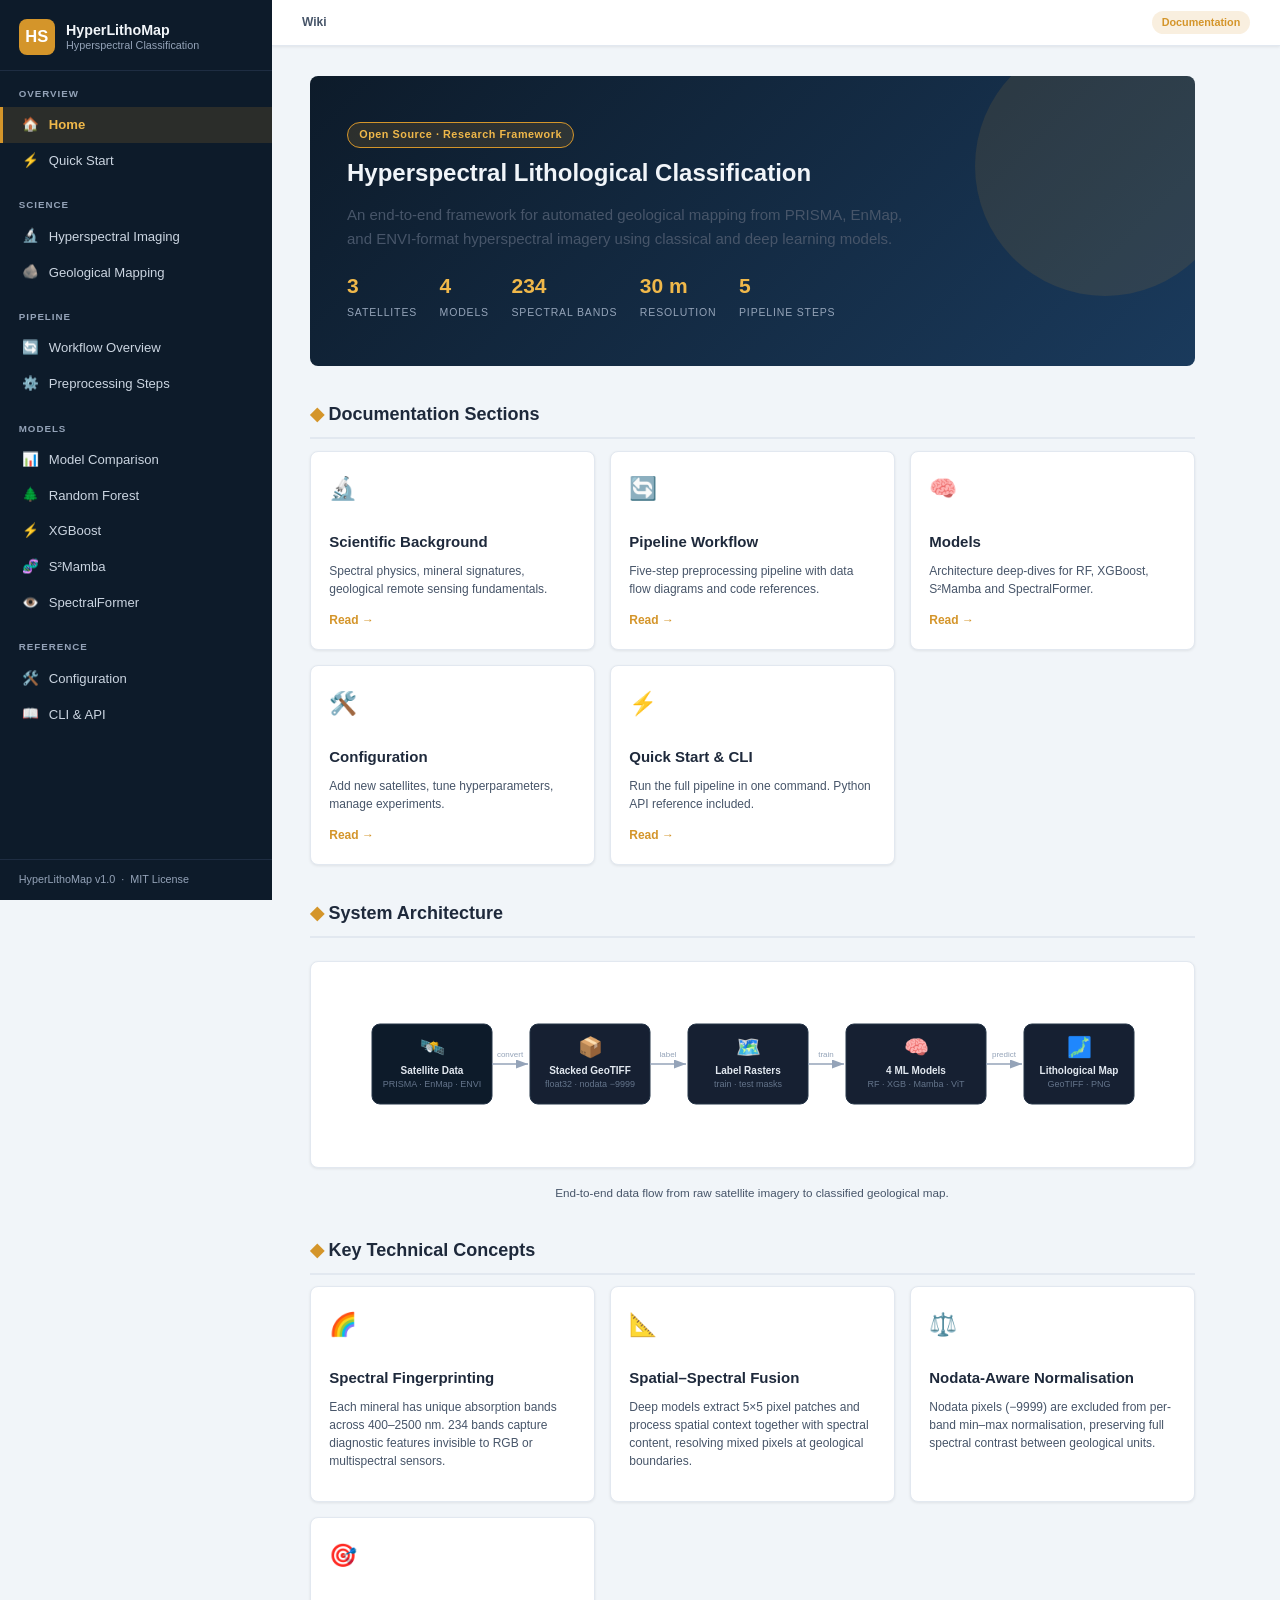
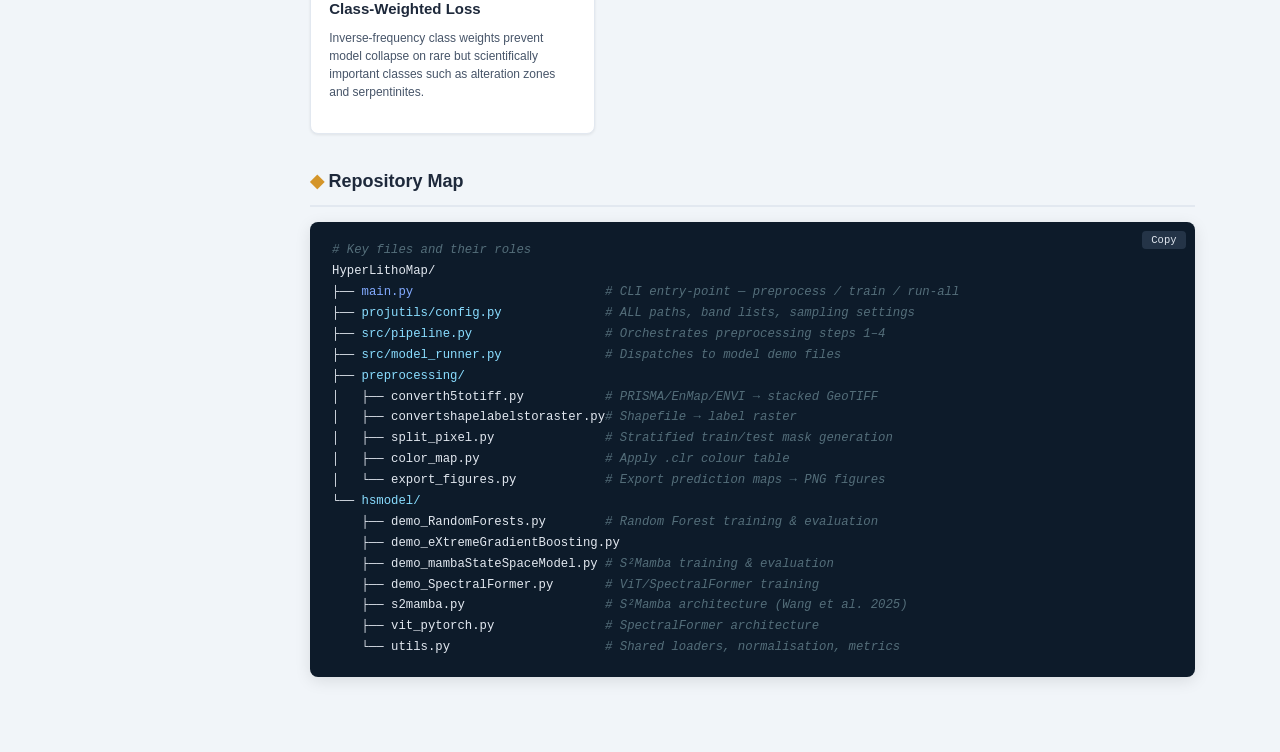
<file: wiki/index.html>
<!DOCTYPE html>
<html lang="en">
<head>
<meta charset="UTF-8">
<meta name="viewport" content="width=device-width, initial-scale=1.0">
<title>HyperLithoMap Wiki — Home</title>
<link rel="stylesheet" href="css/wiki.css">
</head>
<body>
<div class="layout">

<!-- ══════════════ SIDEBAR ══════════════ -->
<nav class="sidebar">
  <div class="sidebar-brand">
    <div class="brand-icon">HS</div>
    <div class="brand-text">
      <div class="brand-title">HyperLithoMap</div>
      <div class="brand-sub">Hyperspectral Classification</div>
    </div>
  </div>

  <div class="nav-section">
    <div class="nav-label">Overview</div>
    <a class="nav-link" href="index.html"><span class="nav-icon">🏠</span> Home</a>
    <a class="nav-link" href="usage.html"><span class="nav-icon">⚡</span> Quick Start</a>
  </div>

  <div class="nav-section">
    <div class="nav-label">Science</div>
    <a class="nav-link" href="science.html"><span class="nav-icon">🔬</span> Hyperspectral Imaging</a>
    <a class="nav-link" href="science.html#geology"><span class="nav-icon">🪨</span> Geological Mapping</a>
  </div>

  <div class="nav-section">
    <div class="nav-label">Pipeline</div>
    <a class="nav-link" href="pipeline.html"><span class="nav-icon">🔄</span> Workflow Overview</a>
    <a class="nav-link" href="pipeline.html#preprocessing"><span class="nav-icon">⚙️</span> Preprocessing Steps</a>
  </div>

  <div class="nav-section">
    <div class="nav-label">Models</div>
    <a class="nav-link" href="models.html"><span class="nav-icon">📊</span> Model Comparison</a>
    <a class="nav-link" href="models.html#rf"><span class="nav-icon">🌲</span> Random Forest</a>
    <a class="nav-link" href="models.html#xgb"><span class="nav-icon">⚡</span> XGBoost</a>
    <a class="nav-link" href="models.html#mamba"><span class="nav-icon">🧬</span> S²Mamba</a>
    <a class="nav-link" href="models.html#vit"><span class="nav-icon">👁️</span> SpectralFormer</a>
  </div>

  <div class="nav-section">
    <div class="nav-label">Reference</div>
    <a class="nav-link" href="configuration.html"><span class="nav-icon">🛠️</span> Configuration</a>
    <a class="nav-link" href="usage.html"><span class="nav-icon">📖</span> CLI &amp; API</a>
  </div>

  <div class="sidebar-footer">HyperLithoMap v1.0 &nbsp;·&nbsp; MIT License</div>
</nav>

<!-- ══════════════ CONTENT ══════════════ -->
<div class="content">
  <div class="topbar">
    <div class="breadcrumb">
      <button class="menu-toggle">☰</button>
      <strong>Wiki</strong>
    </div>
    <span class="topbar-tag">Documentation</span>
  </div>

  <div class="page-body">

    <!-- Hero -->
    <div class="hero">
      <div class="hero-badge">Open Source · Research Framework</div>
      <h1>Hyperspectral Lithological Classification</h1>
      <p>An end-to-end framework for automated geological mapping from PRISMA, EnMap, and
         ENVI-format hyperspectral imagery using classical and deep learning models.</p>
      <div class="hero-meta">
        <div class="hero-stat"><span class="val">3</span><span class="lbl">Satellites</span></div>
        <div class="hero-stat"><span class="val">4</span><span class="lbl">Models</span></div>
        <div class="hero-stat"><span class="val">234</span><span class="lbl">Spectral Bands</span></div>
        <div class="hero-stat"><span class="val">30 m</span><span class="lbl">Resolution</span></div>
        <div class="hero-stat"><span class="val">5</span><span class="lbl">Pipeline Steps</span></div>
      </div>
    </div>

    <!-- Navigation cards -->
    <h2><span class="accent">◆</span> Documentation Sections</h2>
    <div class="card-grid">
      <div class="card">
        <div class="card-icon">🔬</div>
        <h3>Scientific Background</h3>
        <p>Spectral physics, mineral signatures, geological remote sensing fundamentals.</p>
        <a class="card-link" href="science.html">Read →</a>
      </div>
      <div class="card">
        <div class="card-icon">🔄</div>
        <h3>Pipeline Workflow</h3>
        <p>Five-step preprocessing pipeline with data flow diagrams and code references.</p>
        <a class="card-link" href="pipeline.html">Read →</a>
      </div>
      <div class="card">
        <div class="card-icon">🧠</div>
        <h3>Models</h3>
        <p>Architecture deep-dives for RF, XGBoost, S²Mamba and SpectralFormer.</p>
        <a class="card-link" href="models.html">Read →</a>
      </div>
      <div class="card">
        <div class="card-icon">🛠️</div>
        <h3>Configuration</h3>
        <p>Add new satellites, tune hyperparameters, manage experiments.</p>
        <a class="card-link" href="configuration.html">Read →</a>
      </div>
      <div class="card">
        <div class="card-icon">⚡</div>
        <h3>Quick Start &amp; CLI</h3>
        <p>Run the full pipeline in one command. Python API reference included.</p>
        <a class="card-link" href="usage.html">Read →</a>
      </div>
    </div>

    <!-- Architecture overview diagram -->
    <h2><span class="accent">◆</span> System Architecture</h2>
    <div class="diagram-wrap">
      <svg width="780" height="160" viewBox="0 0 780 160" font-family="-apple-system,sans-serif">
        <!-- Arrow defs -->
        <defs>
          <marker id="arr" markerWidth="8" markerHeight="6" refX="8" refY="3" orient="auto">
            <polygon points="0 0,8 3,0 6" fill="#94a3b8"/>
          </marker>
        </defs>
        <!-- Boxes -->
        <g>
          <!-- Satellite data -->
          <rect x="10" y="40" width="120" height="80" rx="8" fill="#0d1b2a" stroke="#243447"/>
          <text x="70" y="70" text-anchor="middle" fill="#f59e0b" font-size="20">🛰️</text>
          <text x="70" y="90" text-anchor="middle" fill="#e2e8f0" font-size="10" font-weight="700">Satellite Data</text>
          <text x="70" y="103" text-anchor="middle" fill="#64748b" font-size="9">PRISMA · EnMap · ENVI</text>
        </g>
        <!-- Arrow 1 -->
        <line x1="130" y1="80" x2="166" y2="80" stroke="#94a3b8" stroke-width="1.5" marker-end="url(#arr)"/>
        <text x="148" y="73" text-anchor="middle" fill="#94a3b8" font-size="8">convert</text>
        <g>
          <rect x="168" y="40" width="120" height="80" rx="8" fill="#162032" stroke="#243447"/>
          <text x="228" y="70" text-anchor="middle" fill="#60a5fa" font-size="20">📦</text>
          <text x="228" y="90" text-anchor="middle" fill="#e2e8f0" font-size="10" font-weight="700">Stacked GeoTIFF</text>
          <text x="228" y="103" text-anchor="middle" fill="#64748b" font-size="9">float32 · nodata −9999</text>
        </g>
        <!-- Arrow 2 -->
        <line x1="288" y1="80" x2="324" y2="80" stroke="#94a3b8" stroke-width="1.5" marker-end="url(#arr)"/>
        <text x="306" y="73" text-anchor="middle" fill="#94a3b8" font-size="8">label</text>
        <g>
          <rect x="326" y="40" width="120" height="80" rx="8" fill="#162032" stroke="#243447"/>
          <text x="386" y="70" text-anchor="middle" fill="#34d399" font-size="20">🗺️</text>
          <text x="386" y="90" text-anchor="middle" fill="#e2e8f0" font-size="10" font-weight="700">Label Rasters</text>
          <text x="386" y="103" text-anchor="middle" fill="#64748b" font-size="9">train · test masks</text>
        </g>
        <!-- Arrow 3 -->
        <line x1="446" y1="80" x2="482" y2="80" stroke="#94a3b8" stroke-width="1.5" marker-end="url(#arr)"/>
        <text x="464" y="73" text-anchor="middle" fill="#94a3b8" font-size="8">train</text>
        <g>
          <rect x="484" y="40" width="140" height="80" rx="8" fill="#162032" stroke="#243447"/>
          <text x="554" y="70" text-anchor="middle" fill="#c084fc" font-size="20">🧠</text>
          <text x="554" y="90" text-anchor="middle" fill="#e2e8f0" font-size="10" font-weight="700">4 ML Models</text>
          <text x="554" y="103" text-anchor="middle" fill="#64748b" font-size="9">RF · XGB · Mamba · ViT</text>
        </g>
        <!-- Arrow 4 -->
        <line x1="624" y1="80" x2="660" y2="80" stroke="#94a3b8" stroke-width="1.5" marker-end="url(#arr)"/>
        <text x="642" y="73" text-anchor="middle" fill="#94a3b8" font-size="8">predict</text>
        <g>
          <rect x="662" y="40" width="110" height="80" rx="8" fill="#162032" stroke="#243447"/>
          <text x="717" y="70" text-anchor="middle" fill="#fbbf24" font-size="20">🗾</text>
          <text x="717" y="90" text-anchor="middle" fill="#e2e8f0" font-size="10" font-weight="700">Lithological Map</text>
          <text x="717" y="103" text-anchor="middle" fill="#64748b" font-size="9">GeoTIFF · PNG</text>
        </g>
      </svg>
    </div>
    <p class="diagram-caption">End-to-end data flow from raw satellite imagery to classified geological map.</p>

    <!-- Key concepts -->
    <h2><span class="accent">◆</span> Key Technical Concepts</h2>
    <div class="card-grid">
      <div class="card">
        <div class="card-icon">🌈</div>
        <h3>Spectral Fingerprinting</h3>
        <p>Each mineral has unique absorption bands across 400–2500 nm. 234 bands capture
           diagnostic features invisible to RGB or multispectral sensors.</p>
      </div>
      <div class="card">
        <div class="card-icon">📐</div>
        <h3>Spatial–Spectral Fusion</h3>
        <p>Deep models extract 5×5 pixel patches and process spatial context together with
           spectral content, resolving mixed pixels at geological boundaries.</p>
      </div>
      <div class="card">
        <div class="card-icon">⚖️</div>
        <h3>Nodata-Aware Normalisation</h3>
        <p>Nodata pixels (−9999) are excluded from per-band min–max normalisation, preserving
           full spectral contrast between geological units.</p>
      </div>
      <div class="card">
        <div class="card-icon">🎯</div>
        <h3>Class-Weighted Loss</h3>
        <p>Inverse-frequency class weights prevent model collapse on rare but scientifically
           important classes such as alteration zones and serpentinites.</p>
      </div>
    </div>

    <!-- Repo structure -->
    <h2><span class="accent">◆</span> Repository Map</h2>
    <pre><span class="cmt"># Key files and their roles</span>
HyperLithoMap/
├── <span class="fn">main.py</span>                          <span class="cmt"># CLI entry-point — preprocess / train / run-all</span>
├── <span class="pth">projutils/config.py</span>              <span class="cmt"># ALL paths, band lists, sampling settings</span>
├── <span class="pth">src/pipeline.py</span>                  <span class="cmt"># Orchestrates preprocessing steps 1–4</span>
├── <span class="pth">src/model_runner.py</span>              <span class="cmt"># Dispatches to model demo files</span>
├── <span class="pth">preprocessing/</span>
│   ├── converth5totiff.py           <span class="cmt"># PRISMA/EnMap/ENVI → stacked GeoTIFF</span>
│   ├── convertshapelabelstoraster.py<span class="cmt"># Shapefile → label raster</span>
│   ├── split_pixel.py               <span class="cmt"># Stratified train/test mask generation</span>
│   ├── color_map.py                 <span class="cmt"># Apply .clr colour table</span>
│   └── export_figures.py            <span class="cmt"># Export prediction maps → PNG figures</span>
└── <span class="pth">hsmodel/</span>
    ├── demo_RandomForests.py        <span class="cmt"># Random Forest training &amp; evaluation</span>
    ├── demo_eXtremeGradientBoosting.py
    ├── demo_mambaStateSpaceModel.py <span class="cmt"># S²Mamba training &amp; evaluation</span>
    ├── demo_SpectralFormer.py       <span class="cmt"># ViT/SpectralFormer training</span>
    ├── s2mamba.py                   <span class="cmt"># S²Mamba architecture (Wang et al. 2025)</span>
    ├── vit_pytorch.py               <span class="cmt"># SpectralFormer architecture</span>
    └── utils.py                     <span class="cmt"># Shared loaders, normalisation, metrics</span></pre>

  </div><!-- /page-body -->
</div><!-- /content -->
</div><!-- /layout -->
<script src="js/wiki.js"></script>
</body>
</html>
</file>
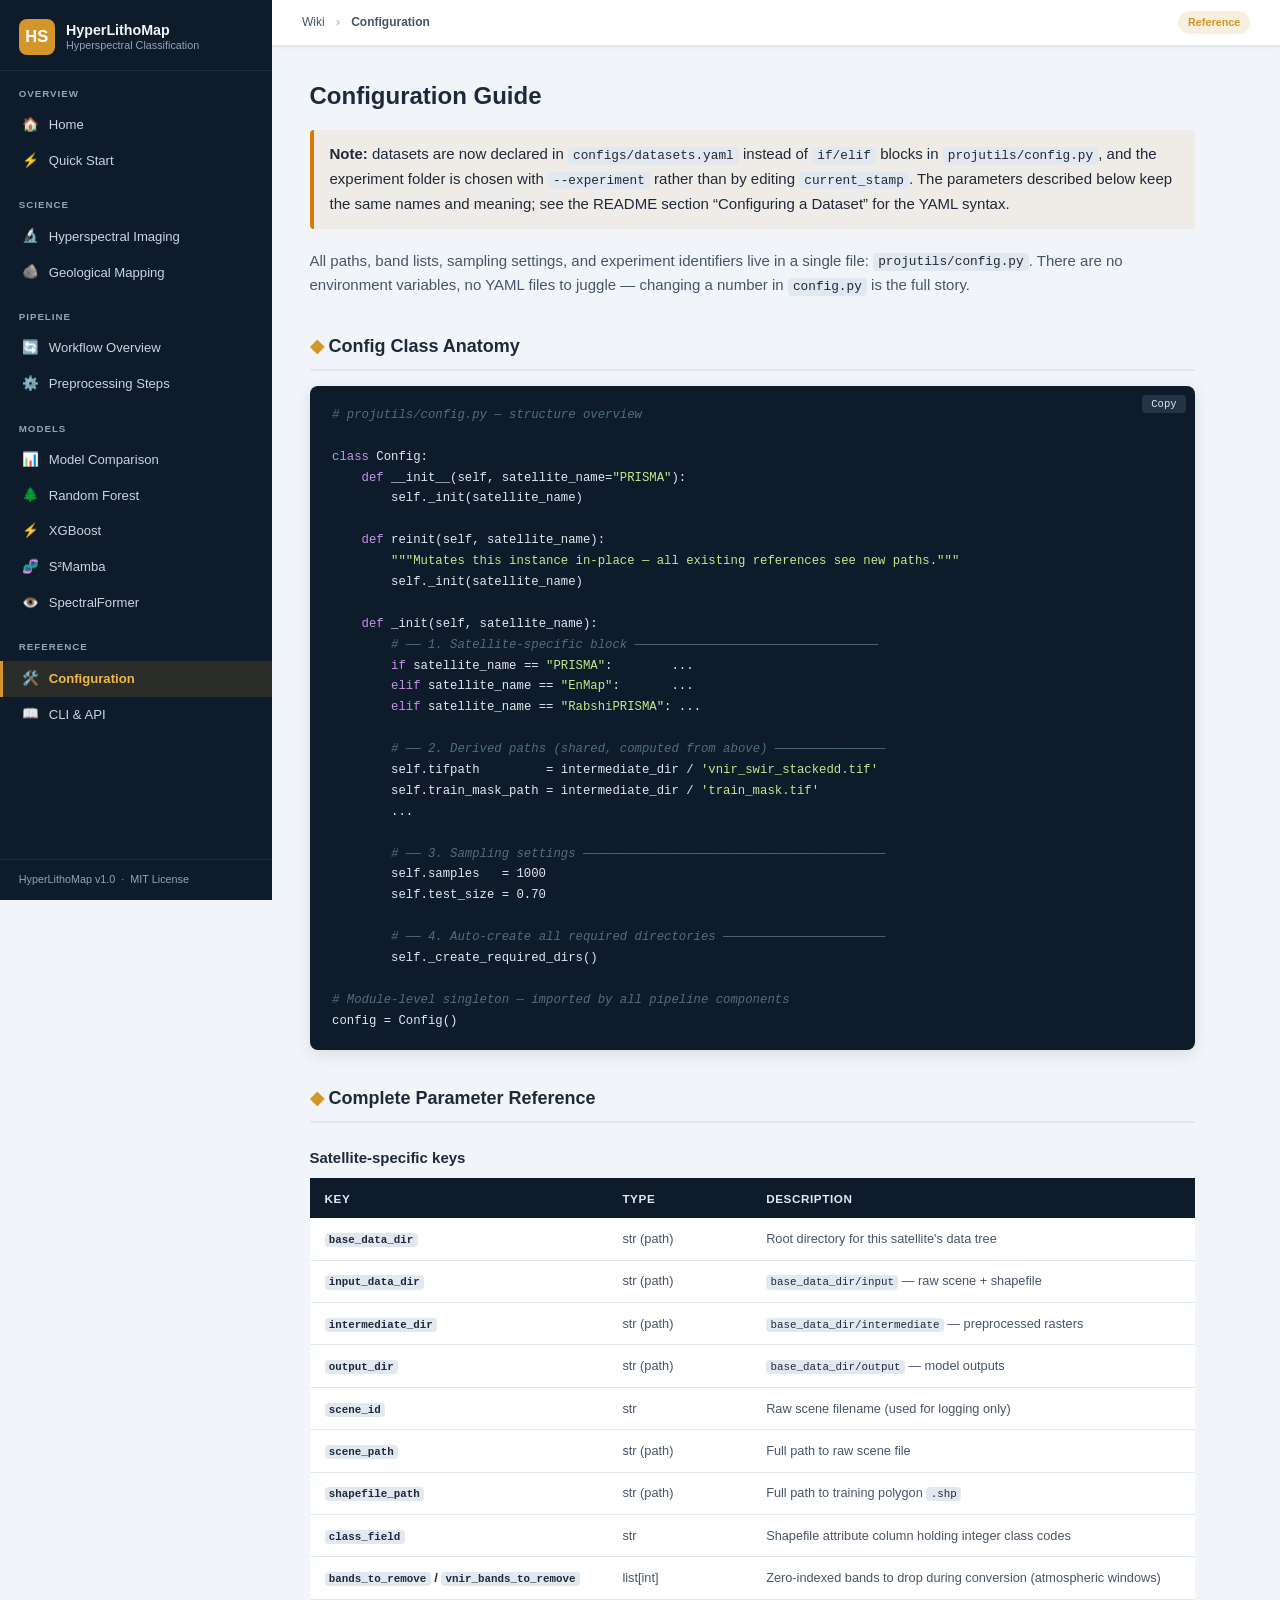
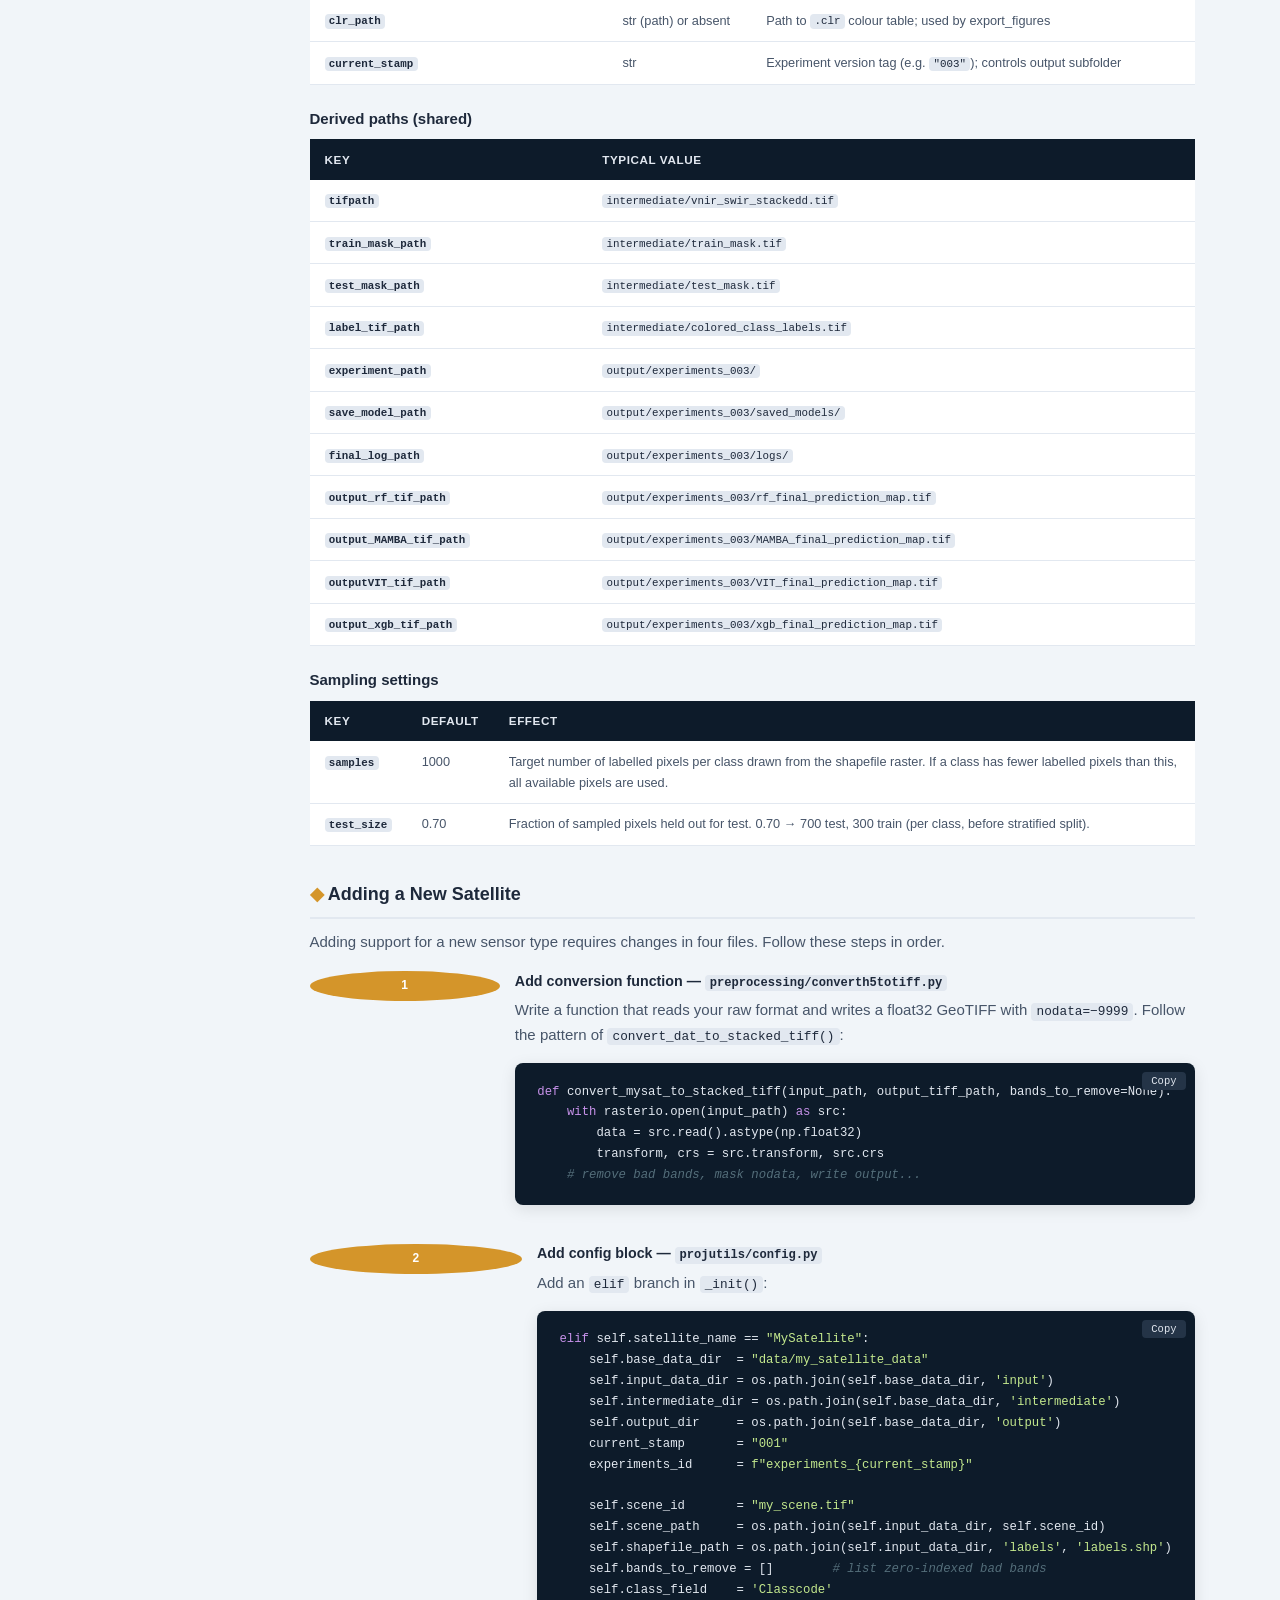
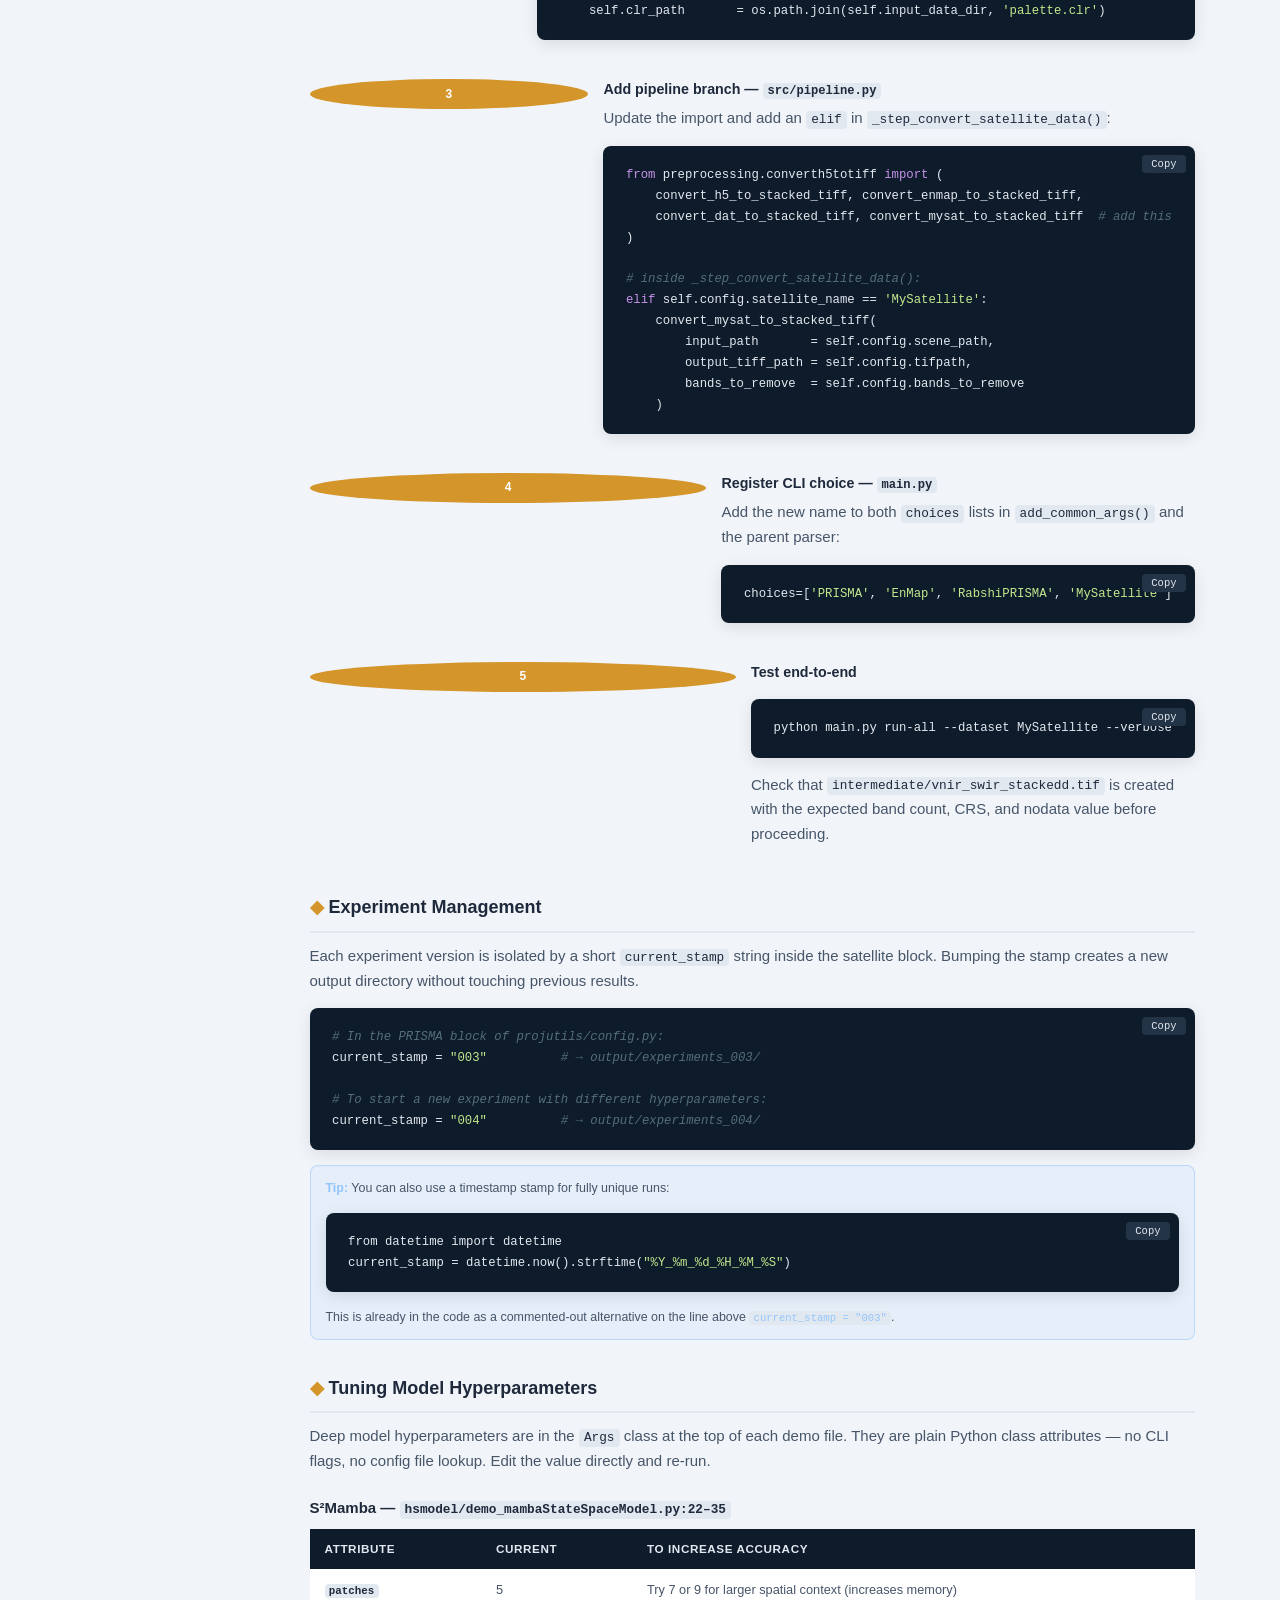
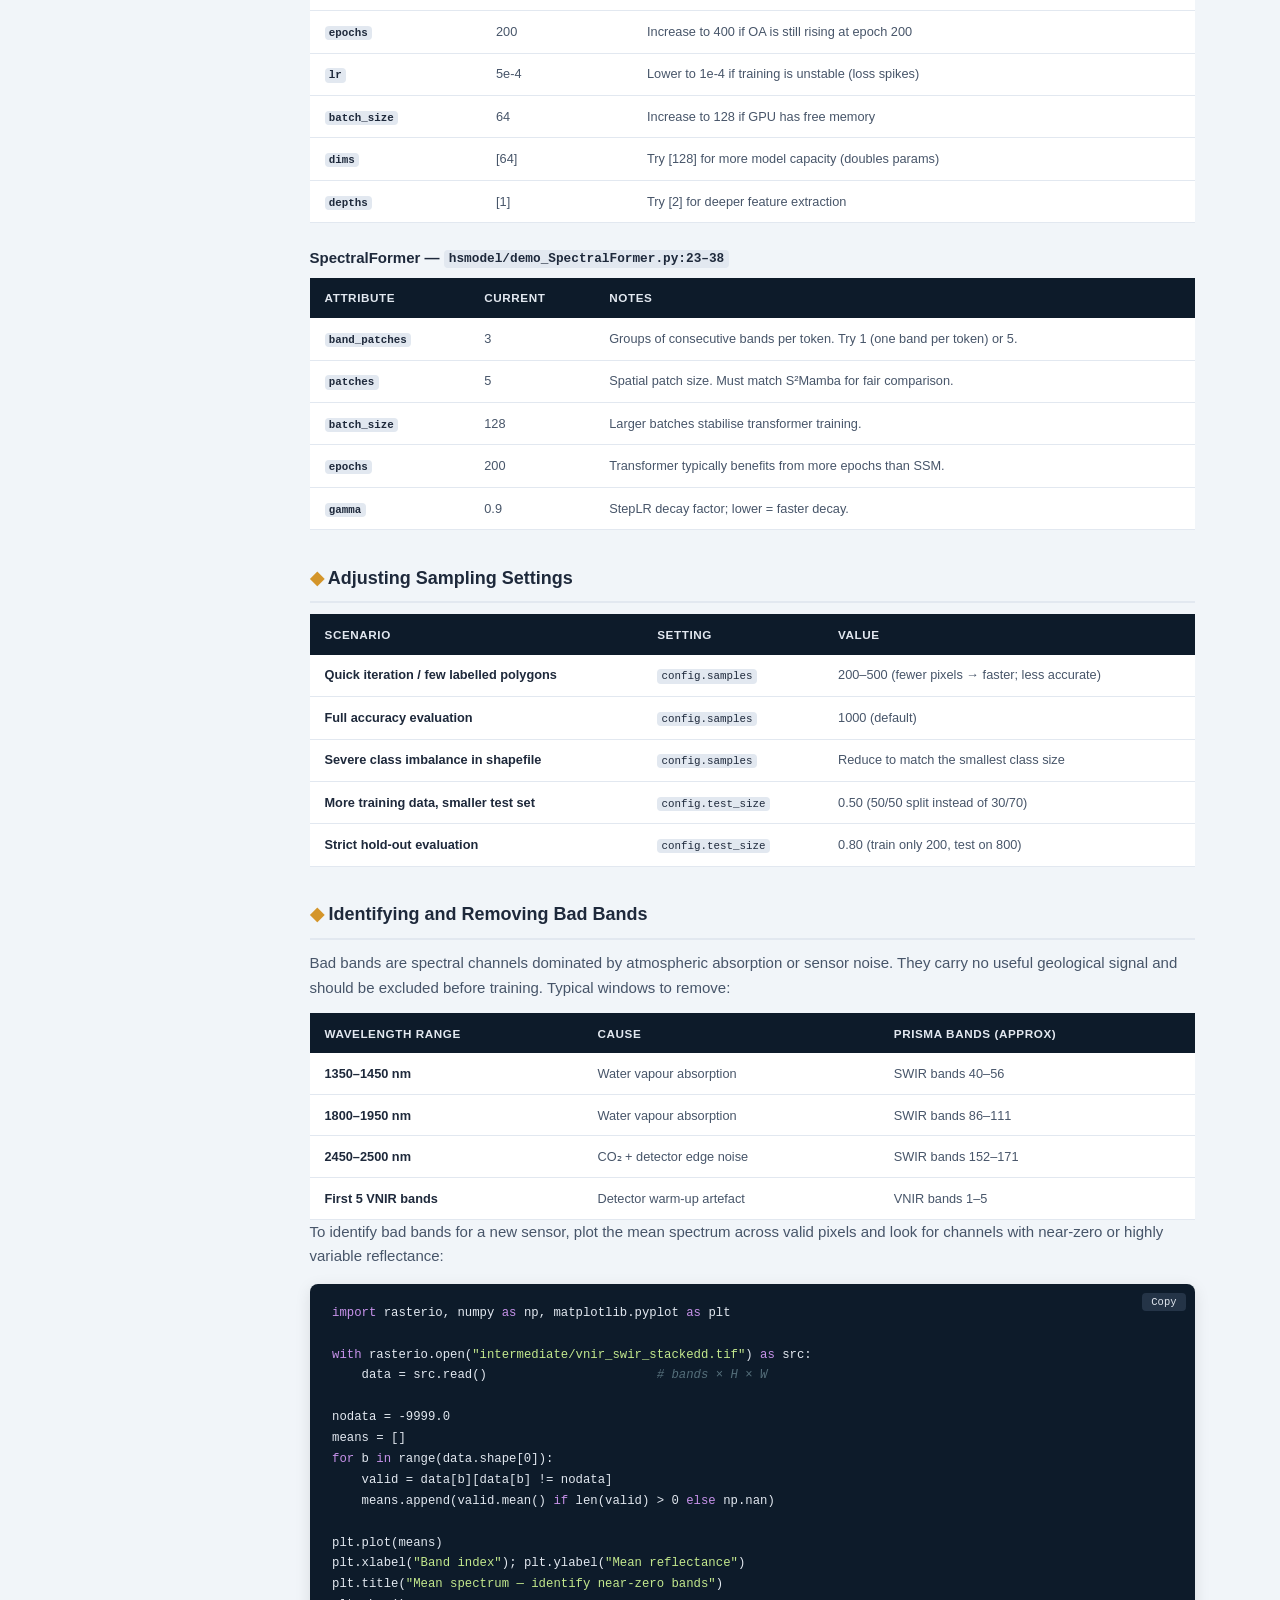
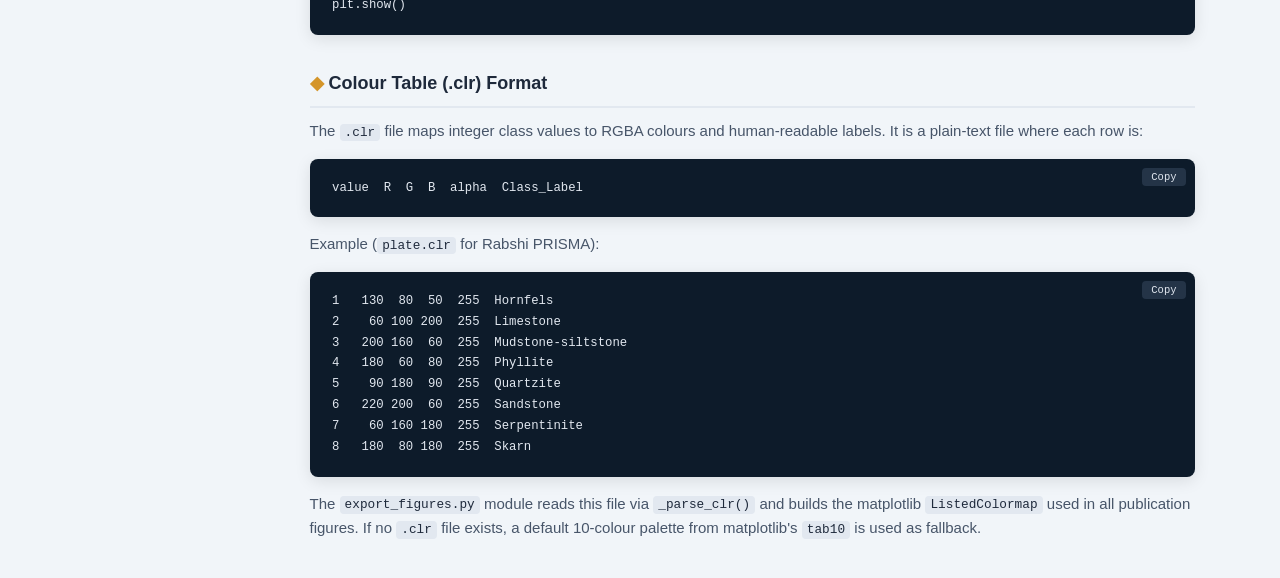
<file: wiki/configuration.html>
<!DOCTYPE html>
<html lang="en">
<head>
<meta charset="UTF-8">
<meta name="viewport" content="width=device-width, initial-scale=1.0">
<title>HyperLithoMap Wiki — Configuration</title>
<link rel="stylesheet" href="css/wiki.css">
</head>
<body>
<div class="layout">

<!-- ══════════════ SIDEBAR ══════════════ -->
<nav class="sidebar">
  <div class="sidebar-brand">
    <div class="brand-icon">HS</div>
    <div class="brand-text">
      <div class="brand-title">HyperLithoMap</div>
      <div class="brand-sub">Hyperspectral Classification</div>
    </div>
  </div>

  <div class="nav-section">
    <div class="nav-label">Overview</div>
    <a class="nav-link" href="index.html"><span class="nav-icon">🏠</span> Home</a>
    <a class="nav-link" href="usage.html"><span class="nav-icon">⚡</span> Quick Start</a>
  </div>

  <div class="nav-section">
    <div class="nav-label">Science</div>
    <a class="nav-link" href="science.html"><span class="nav-icon">🔬</span> Hyperspectral Imaging</a>
    <a class="nav-link" href="science.html#geology"><span class="nav-icon">🪨</span> Geological Mapping</a>
  </div>

  <div class="nav-section">
    <div class="nav-label">Pipeline</div>
    <a class="nav-link" href="pipeline.html"><span class="nav-icon">🔄</span> Workflow Overview</a>
    <a class="nav-link" href="pipeline.html#preprocessing"><span class="nav-icon">⚙️</span> Preprocessing Steps</a>
  </div>

  <div class="nav-section">
    <div class="nav-label">Models</div>
    <a class="nav-link" href="models.html"><span class="nav-icon">📊</span> Model Comparison</a>
    <a class="nav-link" href="models.html#rf"><span class="nav-icon">🌲</span> Random Forest</a>
    <a class="nav-link" href="models.html#xgb"><span class="nav-icon">⚡</span> XGBoost</a>
    <a class="nav-link" href="models.html#mamba"><span class="nav-icon">🧬</span> S²Mamba</a>
    <a class="nav-link" href="models.html#vit"><span class="nav-icon">👁️</span> SpectralFormer</a>
  </div>

  <div class="nav-section">
    <div class="nav-label">Reference</div>
    <a class="nav-link active" href="configuration.html"><span class="nav-icon">🛠️</span> Configuration</a>
    <a class="nav-link" href="usage.html"><span class="nav-icon">📖</span> CLI &amp; API</a>
  </div>

  <div class="sidebar-footer">HyperLithoMap v1.0 &nbsp;·&nbsp; MIT License</div>
</nav>

<!-- ══════════════ CONTENT ══════════════ -->
<div class="content">
  <div class="topbar">
    <div class="breadcrumb">
      <button class="menu-toggle">☰</button>
      <a href="index.html">Wiki</a>
      <span class="sep">›</span>
      <strong>Configuration</strong>
    </div>
    <span class="topbar-tag">Reference</span>
  </div>

  <div class="page-body">

    <h1>Configuration Guide</h1>
    <div style="border-left:4px solid #d97706;background:rgba(217,119,6,.08);padding:12px 16px;margin:12px 0 20px;border-radius:4px">
      <strong>Note:</strong> datasets are now declared in <code>configs/datasets.yaml</code> instead of
      <code>if/elif</code> blocks in <code>projutils/config.py</code>, and the experiment folder is chosen with
      <code>--experiment</code> rather than by editing <code>current_stamp</code>. The parameters described
      below keep the same names and meaning; see the README section “Configuring a Dataset” for the YAML syntax.
    </div>
    <p>All paths, band lists, sampling settings, and experiment identifiers live in a
       single file:
       <a href="../projutils/config.py"><code>projutils/config.py</code></a>.
       There are no environment variables, no YAML files to juggle — changing a number
       in <code>config.py</code> is the full story.</p>

    <!-- Config anatomy -->
    <h2><span class="accent">◆</span> Config Class Anatomy</h2>
    <pre><span class="cmt"># projutils/config.py — structure overview</span>

<span class="kw">class</span> Config:
    <span class="kw">def</span> __init__(self, satellite_name=<span class="str">"PRISMA"</span>):
        self._init(satellite_name)

    <span class="kw">def</span> reinit(self, satellite_name):
        <span class="str">"""Mutates this instance in-place — all existing references see new paths."""</span>
        self._init(satellite_name)

    <span class="kw">def</span> _init(self, satellite_name):
        <span class="cmt"># ── 1. Satellite-specific block ─────────────────────────────────</span>
        <span class="kw">if</span> satellite_name == <span class="str">"PRISMA"</span>:        ...
        <span class="kw">elif</span> satellite_name == <span class="str">"EnMap"</span>:       ...
        <span class="kw">elif</span> satellite_name == <span class="str">"RabshiPRISMA"</span>: ...

        <span class="cmt"># ── 2. Derived paths (shared, computed from above) ───────────────</span>
        self.tifpath         = intermediate_dir / <span class="str">'vnir_swir_stackedd.tif'</span>
        self.train_mask_path = intermediate_dir / <span class="str">'train_mask.tif'</span>
        ...

        <span class="cmt"># ── 3. Sampling settings ─────────────────────────────────────────</span>
        self.samples   = 1000
        self.test_size = 0.70

        <span class="cmt"># ── 4. Auto-create all required directories ──────────────────────</span>
        self._create_required_dirs()

<span class="cmt"># Module-level singleton — imported by all pipeline components</span>
config = Config()</pre>

    <!-- All config keys -->
    <h2><span class="accent">◆</span> Complete Parameter Reference</h2>

    <h3>Satellite-specific keys</h3>
    <table>
      <thead><tr><th>Key</th><th>Type</th><th>Description</th></tr></thead>
      <tbody>
        <tr>
          <td><code>base_data_dir</code></td><td>str (path)</td>
          <td>Root directory for this satellite's data tree</td>
        </tr>
        <tr>
          <td><code>input_data_dir</code></td><td>str (path)</td>
          <td><code>base_data_dir/input</code> — raw scene + shapefile</td>
        </tr>
        <tr>
          <td><code>intermediate_dir</code></td><td>str (path)</td>
          <td><code>base_data_dir/intermediate</code> — preprocessed rasters</td>
        </tr>
        <tr>
          <td><code>output_dir</code></td><td>str (path)</td>
          <td><code>base_data_dir/output</code> — model outputs</td>
        </tr>
        <tr>
          <td><code>scene_id</code></td><td>str</td>
          <td>Raw scene filename (used for logging only)</td>
        </tr>
        <tr>
          <td><code>scene_path</code></td><td>str (path)</td>
          <td>Full path to raw scene file</td>
        </tr>
        <tr>
          <td><code>shapefile_path</code></td><td>str (path)</td>
          <td>Full path to training polygon <code>.shp</code></td>
        </tr>
        <tr>
          <td><code>class_field</code></td><td>str</td>
          <td>Shapefile attribute column holding integer class codes</td>
        </tr>
        <tr>
          <td><code>bands_to_remove</code> / <code>vnir_bands_to_remove</code></td>
          <td>list[int]</td>
          <td>Zero-indexed bands to drop during conversion (atmospheric windows)</td>
        </tr>
        <tr>
          <td><code>clr_path</code></td><td>str (path) or absent</td>
          <td>Path to <code>.clr</code> colour table; used by export_figures</td>
        </tr>
        <tr>
          <td><code>current_stamp</code></td><td>str</td>
          <td>Experiment version tag (e.g. <code>"003"</code>); controls output subfolder</td>
        </tr>
      </tbody>
    </table>

    <h3>Derived paths (shared)</h3>
    <table>
      <thead><tr><th>Key</th><th>Typical value</th></tr></thead>
      <tbody>
        <tr><td><code>tifpath</code></td><td><code>intermediate/vnir_swir_stackedd.tif</code></td></tr>
        <tr><td><code>train_mask_path</code></td><td><code>intermediate/train_mask.tif</code></td></tr>
        <tr><td><code>test_mask_path</code></td><td><code>intermediate/test_mask.tif</code></td></tr>
        <tr><td><code>label_tif_path</code></td><td><code>intermediate/colored_class_labels.tif</code></td></tr>
        <tr><td><code>experiment_path</code></td><td><code>output/experiments_003/</code></td></tr>
        <tr><td><code>save_model_path</code></td><td><code>output/experiments_003/saved_models/</code></td></tr>
        <tr><td><code>final_log_path</code></td><td><code>output/experiments_003/logs/</code></td></tr>
        <tr><td><code>output_rf_tif_path</code></td><td><code>output/experiments_003/rf_final_prediction_map.tif</code></td></tr>
        <tr><td><code>output_MAMBA_tif_path</code></td><td><code>output/experiments_003/MAMBA_final_prediction_map.tif</code></td></tr>
        <tr><td><code>outputVIT_tif_path</code></td><td><code>output/experiments_003/VIT_final_prediction_map.tif</code></td></tr>
        <tr><td><code>output_xgb_tif_path</code></td><td><code>output/experiments_003/xgb_final_prediction_map.tif</code></td></tr>
      </tbody>
    </table>

    <h3>Sampling settings</h3>
    <table>
      <thead><tr><th>Key</th><th>Default</th><th>Effect</th></tr></thead>
      <tbody>
        <tr>
          <td><code>samples</code></td><td>1000</td>
          <td>Target number of labelled pixels per class drawn from the shapefile raster.
              If a class has fewer labelled pixels than this, all available pixels are used.</td>
        </tr>
        <tr>
          <td><code>test_size</code></td><td>0.70</td>
          <td>Fraction of sampled pixels held out for test. 0.70 → 700 test, 300 train
              (per class, before stratified split).</td>
        </tr>
      </tbody>
    </table>

    <!-- Adding a new satellite -->
    <h2><span class="accent">◆</span> Adding a New Satellite</h2>
    <p>Adding support for a new sensor type requires changes in four files.
       Follow these steps in order.</p>

    <div class="steps-list">
      <div class="step-item">
        <div class="step-circle">1</div>
        <div>
          <strong>Add conversion function —
            <a href="../preprocessing/converth5totiff.py"><code>preprocessing/converth5totiff.py</code></a></strong>
          <p>Write a function that reads your raw format and writes a float32 GeoTIFF with
             <code>nodata=−9999</code>. Follow the pattern of
             <code>convert_dat_to_stacked_tiff()</code>:</p>
          <pre><span class="kw">def</span> convert_mysat_to_stacked_tiff(input_path, output_tiff_path, bands_to_remove=None):
    <span class="kw">with</span> rasterio.open(input_path) <span class="kw">as</span> src:
        data = src.read().astype(np.float32)
        transform, crs = src.transform, src.crs
    <span class="cmt"># remove bad bands, mask nodata, write output...</span></pre>
        </div>
      </div>

      <div class="step-item">
        <div class="step-circle">2</div>
        <div>
          <strong>Add config block —
            <a href="../projutils/config.py"><code>projutils/config.py</code></a></strong>
          <p>Add an <code>elif</code> branch in <code>_init()</code>:</p>
          <pre><span class="kw">elif</span> self.satellite_name == <span class="str">"MySatellite"</span>:
    self.base_data_dir  = <span class="str">"data/my_satellite_data"</span>
    self.input_data_dir = os.path.join(self.base_data_dir, <span class="str">'input'</span>)
    self.intermediate_dir = os.path.join(self.base_data_dir, <span class="str">'intermediate'</span>)
    self.output_dir     = os.path.join(self.base_data_dir, <span class="str">'output'</span>)
    current_stamp       = <span class="str">"001"</span>
    experiments_id      = <span class="str">f"experiments_{current_stamp}"</span>

    self.scene_id       = <span class="str">"my_scene.tif"</span>
    self.scene_path     = os.path.join(self.input_data_dir, self.scene_id)
    self.shapefile_path = os.path.join(self.input_data_dir, <span class="str">'labels'</span>, <span class="str">'labels.shp'</span>)
    self.bands_to_remove = []        <span class="cmt"># list zero-indexed bad bands</span>
    self.class_field    = <span class="str">'Classcode'</span>
    self.clr_path       = os.path.join(self.input_data_dir, <span class="str">'palette.clr'</span>)</pre>
        </div>
      </div>

      <div class="step-item">
        <div class="step-circle">3</div>
        <div>
          <strong>Add pipeline branch —
            <a href="../src/pipeline.py"><code>src/pipeline.py</code></a></strong>
          <p>Update the import and add an <code>elif</code> in
             <code>_step_convert_satellite_data()</code>:</p>
          <pre><span class="kw">from</span> preprocessing.converth5totiff <span class="kw">import</span> (
    convert_h5_to_stacked_tiff, convert_enmap_to_stacked_tiff,
    convert_dat_to_stacked_tiff, convert_mysat_to_stacked_tiff  <span class="cmt"># add this</span>
)

<span class="cmt"># inside _step_convert_satellite_data():</span>
<span class="kw">elif</span> self.config.satellite_name == <span class="str">'MySatellite'</span>:
    convert_mysat_to_stacked_tiff(
        input_path       = self.config.scene_path,
        output_tiff_path = self.config.tifpath,
        bands_to_remove  = self.config.bands_to_remove
    )</pre>
        </div>
      </div>

      <div class="step-item">
        <div class="step-circle">4</div>
        <div>
          <strong>Register CLI choice —
            <a href="../main.py"><code>main.py</code></a></strong>
          <p>Add the new name to both <code>choices</code> lists in <code>add_common_args()</code>
             and the parent parser:</p>
          <pre>choices=[<span class="str">'PRISMA'</span>, <span class="str">'EnMap'</span>, <span class="str">'RabshiPRISMA'</span>, <span class="str">'MySatellite'</span>]</pre>
        </div>
      </div>

      <div class="step-item">
        <div class="step-circle">5</div>
        <div>
          <strong>Test end-to-end</strong>
          <pre>python main.py run-all --dataset MySatellite --verbose</pre>
          <p>Check that <code>intermediate/vnir_swir_stackedd.tif</code> is created with the
             expected band count, CRS, and nodata value before proceeding.</p>
        </div>
      </div>
    </div>

    <!-- Experiment management -->
    <h2><span class="accent">◆</span> Experiment Management</h2>
    <p>Each experiment version is isolated by a short <code>current_stamp</code> string
       inside the satellite block. Bumping the stamp creates a new output directory
       without touching previous results.</p>

    <pre><span class="cmt"># In the PRISMA block of projutils/config.py:</span>
current_stamp = <span class="str">"003"</span>          <span class="cmt"># → output/experiments_003/</span>

<span class="cmt"># To start a new experiment with different hyperparameters:</span>
current_stamp = <span class="str">"004"</span>          <span class="cmt"># → output/experiments_004/</span></pre>

    <div class="info-box">
      <strong>Tip:</strong> You can also use a timestamp stamp for fully unique runs:
      <pre>from datetime import datetime
current_stamp = datetime.now().strftime(<span class="str">"%Y_%m_%d_%H_%M_%S"</span>)</pre>
      This is already in the code as a commented-out alternative on the line above
      <code>current_stamp = "003"</code>.
    </div>

    <!-- Tuning hyperparameters -->
    <h2><span class="accent">◆</span> Tuning Model Hyperparameters</h2>
    <p>Deep model hyperparameters are in the <code>Args</code> class at the top of each
       demo file. They are plain Python class attributes — no CLI flags, no config file
       lookup. Edit the value directly and re-run.</p>

    <h3>S²Mamba — <a href="../hsmodel/demo_mambaStateSpaceModel.py"><code>hsmodel/demo_mambaStateSpaceModel.py:22–35</code></a></h3>
    <table>
      <thead><tr><th>Attribute</th><th>Current</th><th>To increase accuracy</th></tr></thead>
      <tbody>
        <tr>
          <td><code>patches</code></td><td>5</td>
          <td>Try 7 or 9 for larger spatial context (increases memory)</td>
        </tr>
        <tr>
          <td><code>epochs</code></td><td>200</td>
          <td>Increase to 400 if OA is still rising at epoch 200</td>
        </tr>
        <tr>
          <td><code>lr</code></td><td>5e-4</td>
          <td>Lower to 1e-4 if training is unstable (loss spikes)</td>
        </tr>
        <tr>
          <td><code>batch_size</code></td><td>64</td>
          <td>Increase to 128 if GPU has free memory</td>
        </tr>
        <tr>
          <td><code>dims</code></td><td>[64]</td>
          <td>Try [128] for more model capacity (doubles params)</td>
        </tr>
        <tr>
          <td><code>depths</code></td><td>[1]</td>
          <td>Try [2] for deeper feature extraction</td>
        </tr>
      </tbody>
    </table>

    <h3>SpectralFormer — <a href="../hsmodel/demo_SpectralFormer.py"><code>hsmodel/demo_SpectralFormer.py:23–38</code></a></h3>
    <table>
      <thead><tr><th>Attribute</th><th>Current</th><th>Notes</th></tr></thead>
      <tbody>
        <tr>
          <td><code>band_patches</code></td><td>3</td>
          <td>Groups of consecutive bands per token. Try 1 (one band per token) or 5.</td>
        </tr>
        <tr>
          <td><code>patches</code></td><td>5</td>
          <td>Spatial patch size. Must match S²Mamba for fair comparison.</td>
        </tr>
        <tr>
          <td><code>batch_size</code></td><td>128</td>
          <td>Larger batches stabilise transformer training.</td>
        </tr>
        <tr>
          <td><code>epochs</code></td><td>200</td>
          <td>Transformer typically benefits from more epochs than SSM.</td>
        </tr>
        <tr>
          <td><code>gamma</code></td><td>0.9</td>
          <td>StepLR decay factor; lower = faster decay.</td>
        </tr>
      </tbody>
    </table>

    <!-- Sampling settings -->
    <h2><span class="accent">◆</span> Adjusting Sampling Settings</h2>

    <table>
      <thead><tr><th>Scenario</th><th>Setting</th><th>Value</th></tr></thead>
      <tbody>
        <tr>
          <td>Quick iteration / few labelled polygons</td>
          <td><code>config.samples</code></td>
          <td>200–500 (fewer pixels → faster; less accurate)</td>
        </tr>
        <tr>
          <td>Full accuracy evaluation</td>
          <td><code>config.samples</code></td>
          <td>1000 (default)</td>
        </tr>
        <tr>
          <td>Severe class imbalance in shapefile</td>
          <td><code>config.samples</code></td>
          <td>Reduce to match the smallest class size</td>
        </tr>
        <tr>
          <td>More training data, smaller test set</td>
          <td><code>config.test_size</code></td>
          <td>0.50 (50/50 split instead of 30/70)</td>
        </tr>
        <tr>
          <td>Strict hold-out evaluation</td>
          <td><code>config.test_size</code></td>
          <td>0.80 (train only 200, test on 800)</td>
        </tr>
      </tbody>
    </table>

    <!-- Bad bands -->
    <h2><span class="accent">◆</span> Identifying and Removing Bad Bands</h2>
    <p>Bad bands are spectral channels dominated by atmospheric absorption or sensor
       noise. They carry no useful geological signal and should be excluded before
       training. Typical windows to remove:</p>

    <table>
      <thead><tr><th>Wavelength range</th><th>Cause</th><th>PRISMA bands (approx)</th></tr></thead>
      <tbody>
        <tr>
          <td>1350–1450 nm</td>
          <td>Water vapour absorption</td>
          <td>SWIR bands 40–56</td>
        </tr>
        <tr>
          <td>1800–1950 nm</td>
          <td>Water vapour absorption</td>
          <td>SWIR bands 86–111</td>
        </tr>
        <tr>
          <td>2450–2500 nm</td>
          <td>CO₂ + detector edge noise</td>
          <td>SWIR bands 152–171</td>
        </tr>
        <tr>
          <td>First 5 VNIR bands</td>
          <td>Detector warm-up artefact</td>
          <td>VNIR bands 1–5</td>
        </tr>
      </tbody>
    </table>

    <p>To identify bad bands for a new sensor, plot the mean spectrum across valid
       pixels and look for channels with near-zero or highly variable reflectance:</p>

    <pre><span class="kw">import</span> rasterio, numpy <span class="kw">as</span> np, matplotlib.pyplot <span class="kw">as</span> plt

<span class="kw">with</span> rasterio.open(<span class="str">"intermediate/vnir_swir_stackedd.tif"</span>) <span class="kw">as</span> src:
    data = src.read()                       <span class="cmt"># bands × H × W</span>

nodata = -9999.0
means = []
<span class="kw">for</span> b <span class="kw">in</span> range(data.shape[0]):
    valid = data[b][data[b] != nodata]
    means.append(valid.mean() <span class="kw">if</span> len(valid) > 0 <span class="kw">else</span> np.nan)

plt.plot(means)
plt.xlabel(<span class="str">"Band index"</span>); plt.ylabel(<span class="str">"Mean reflectance"</span>)
plt.title(<span class="str">"Mean spectrum — identify near-zero bands"</span>)
plt.show()</pre>

    <!-- CLR colour table -->
    <h2><span class="accent">◆</span> Colour Table (.clr) Format</h2>
    <p>The <code>.clr</code> file maps integer class values to RGBA colours and human-readable
       labels. It is a plain-text file where each row is:</p>
    <pre>value  R  G  B  alpha  Class_Label</pre>

    <p>Example (<code>plate.clr</code> for Rabshi PRISMA):</p>
    <pre>1   130  80  50  255  Hornfels
2    60 100 200  255  Limestone
3   200 160  60  255  Mudstone-siltstone
4   180  60  80  255  Phyllite
5    90 180  90  255  Quartzite
6   220 200  60  255  Sandstone
7    60 160 180  255  Serpentinite
8   180  80 180  255  Skarn</pre>

    <p>The <code>export_figures.py</code> module reads this file via
       <code>_parse_clr()</code> and builds the matplotlib <code>ListedColormap</code>
       used in all publication figures. If no <code>.clr</code> file exists, a default
       10-colour palette from matplotlib's <code>tab10</code> is used as fallback.</p>

  </div><!-- /page-body -->
</div><!-- /content -->
</div><!-- /layout -->
<script src="js/wiki.js"></script>
</body>
</html>
</file>
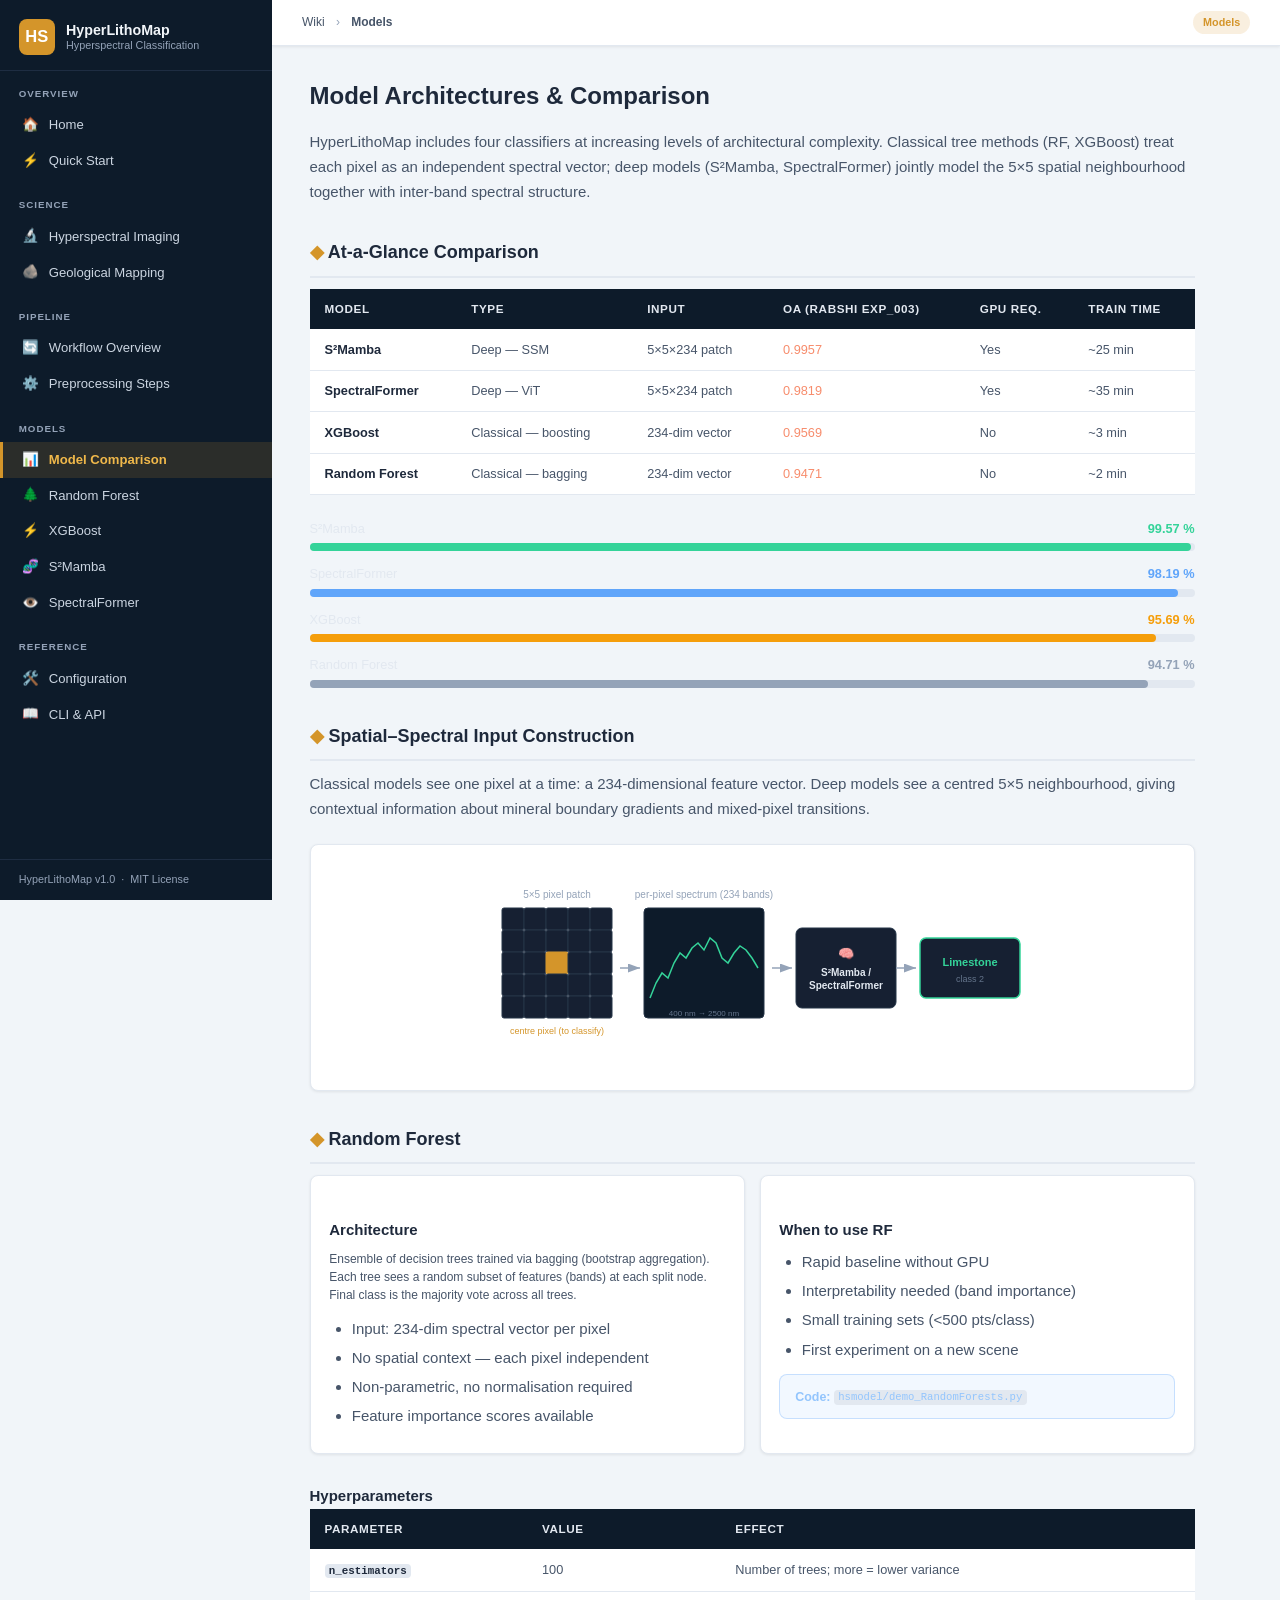
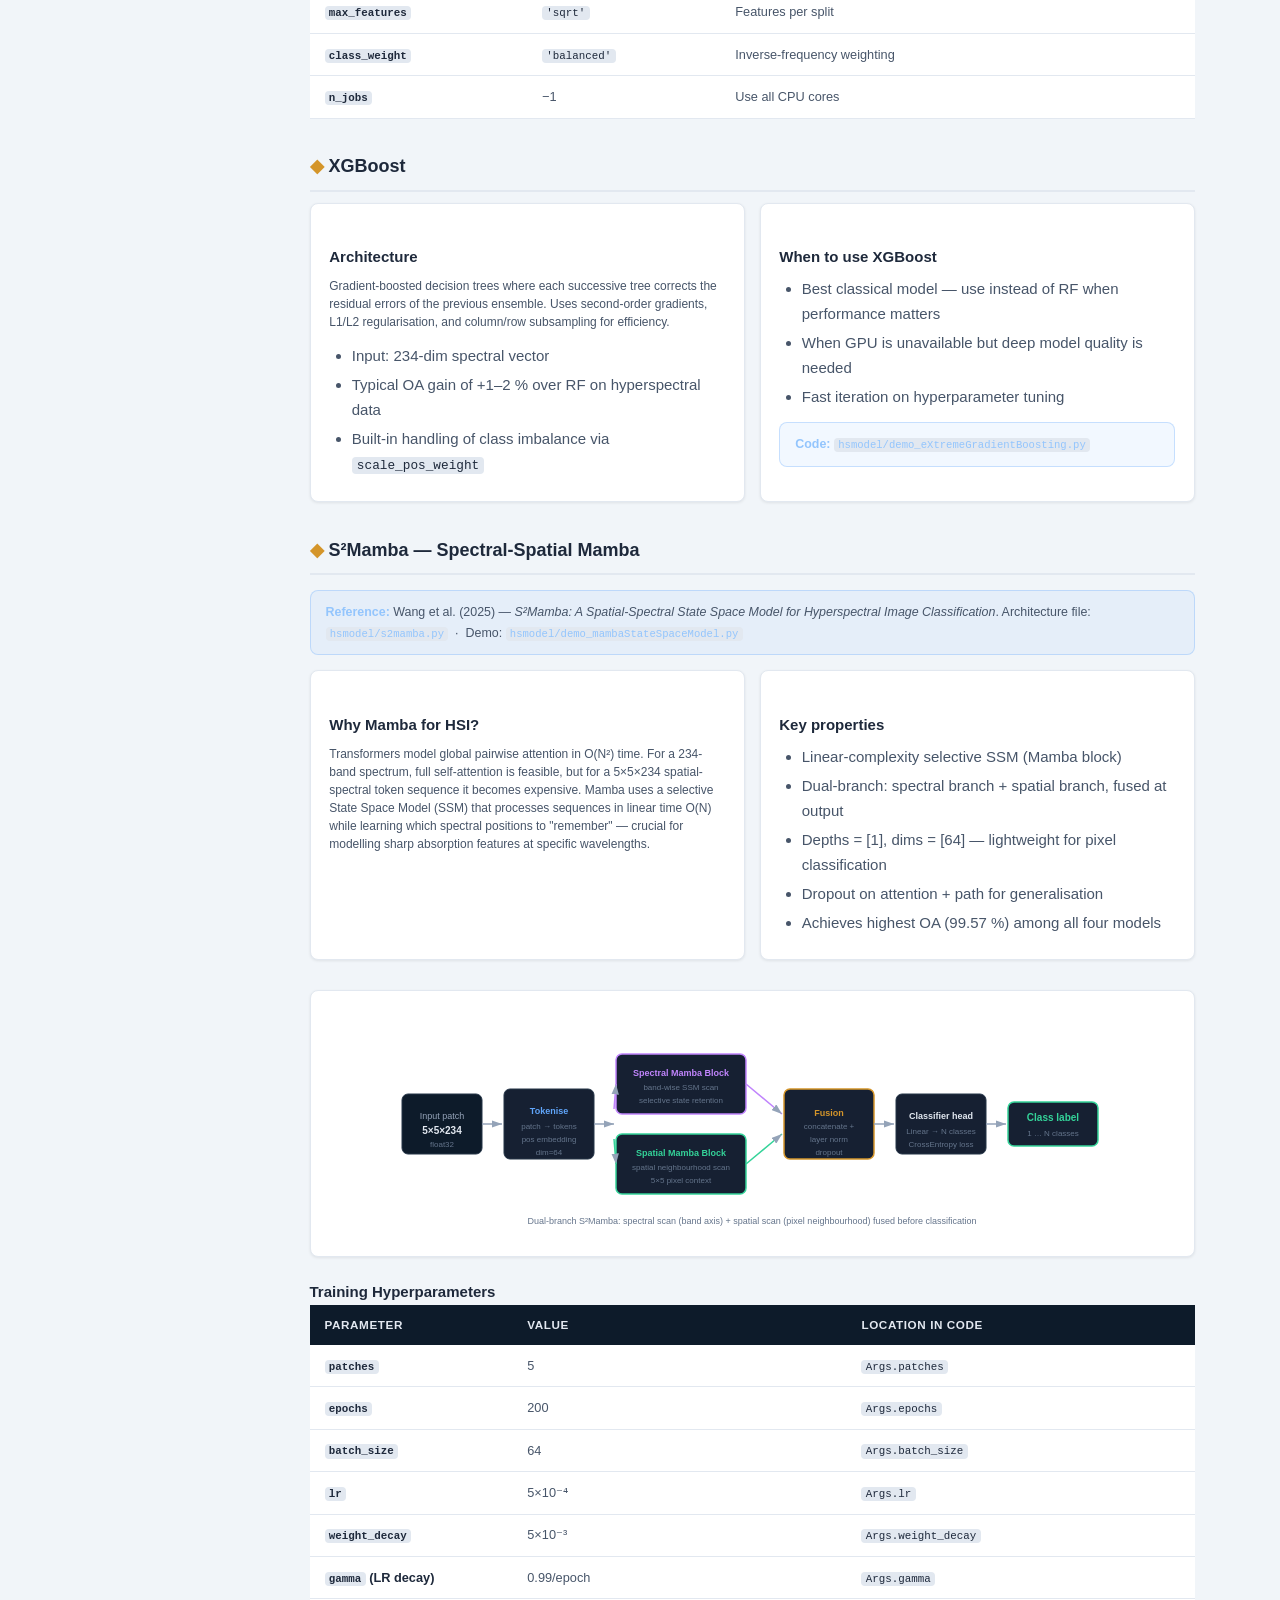
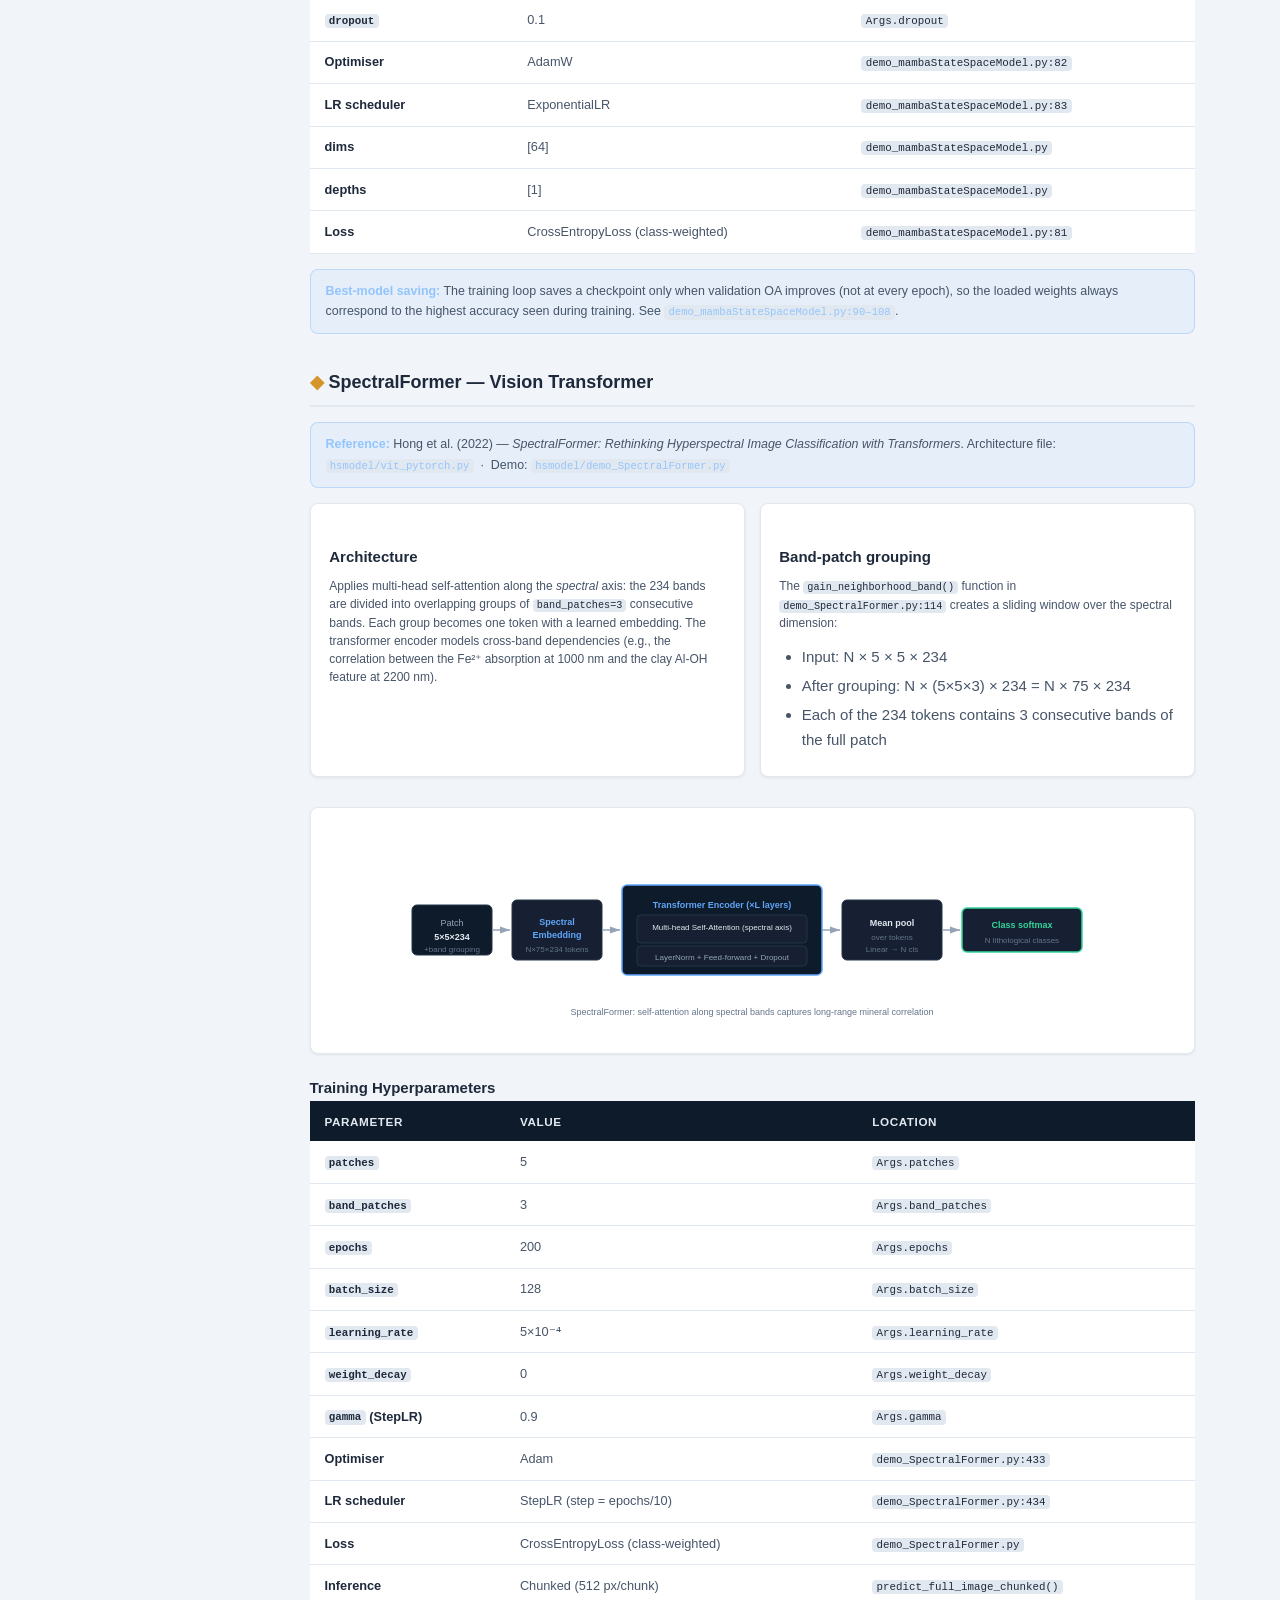
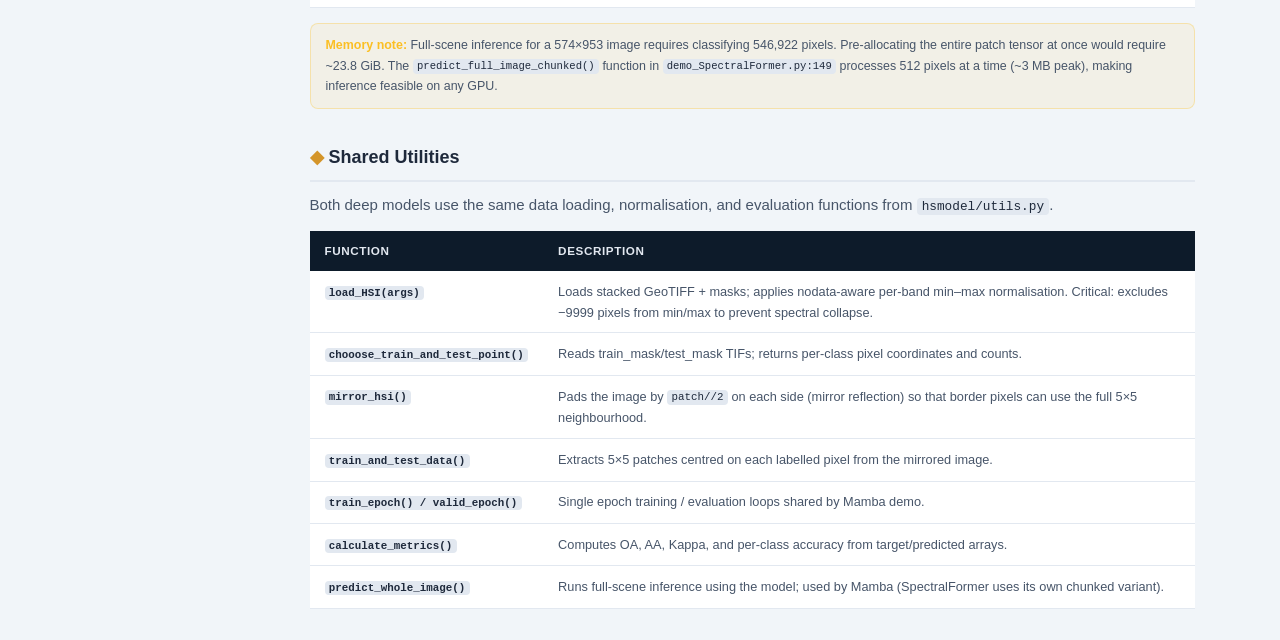
<file: wiki/models.html>
<!DOCTYPE html>
<html lang="en">
<head>
<meta charset="UTF-8">
<meta name="viewport" content="width=device-width, initial-scale=1.0">
<title>HyperLithoMap Wiki — Models</title>
<link rel="stylesheet" href="css/wiki.css">
</head>
<body>
<div class="layout">

<!-- ══════════════ SIDEBAR ══════════════ -->
<nav class="sidebar">
  <div class="sidebar-brand">
    <div class="brand-icon">HS</div>
    <div class="brand-text">
      <div class="brand-title">HyperLithoMap</div>
      <div class="brand-sub">Hyperspectral Classification</div>
    </div>
  </div>

  <div class="nav-section">
    <div class="nav-label">Overview</div>
    <a class="nav-link" href="index.html"><span class="nav-icon">🏠</span> Home</a>
    <a class="nav-link" href="usage.html"><span class="nav-icon">⚡</span> Quick Start</a>
  </div>

  <div class="nav-section">
    <div class="nav-label">Science</div>
    <a class="nav-link" href="science.html"><span class="nav-icon">🔬</span> Hyperspectral Imaging</a>
    <a class="nav-link" href="science.html#geology"><span class="nav-icon">🪨</span> Geological Mapping</a>
  </div>

  <div class="nav-section">
    <div class="nav-label">Pipeline</div>
    <a class="nav-link" href="pipeline.html"><span class="nav-icon">🔄</span> Workflow Overview</a>
    <a class="nav-link" href="pipeline.html#preprocessing"><span class="nav-icon">⚙️</span> Preprocessing Steps</a>
  </div>

  <div class="nav-section">
    <div class="nav-label">Models</div>
    <a class="nav-link active" href="models.html"><span class="nav-icon">📊</span> Model Comparison</a>
    <a class="nav-link" href="models.html#rf"><span class="nav-icon">🌲</span> Random Forest</a>
    <a class="nav-link" href="models.html#xgb"><span class="nav-icon">⚡</span> XGBoost</a>
    <a class="nav-link" href="models.html#mamba"><span class="nav-icon">🧬</span> S²Mamba</a>
    <a class="nav-link" href="models.html#vit"><span class="nav-icon">👁️</span> SpectralFormer</a>
  </div>

  <div class="nav-section">
    <div class="nav-label">Reference</div>
    <a class="nav-link" href="configuration.html"><span class="nav-icon">🛠️</span> Configuration</a>
    <a class="nav-link" href="usage.html"><span class="nav-icon">📖</span> CLI &amp; API</a>
  </div>

  <div class="sidebar-footer">HyperLithoMap v1.0 &nbsp;·&nbsp; MIT License</div>
</nav>

<!-- ══════════════ CONTENT ══════════════ -->
<div class="content">
  <div class="topbar">
    <div class="breadcrumb">
      <button class="menu-toggle">☰</button>
      <a href="index.html">Wiki</a>
      <span class="sep">›</span>
      <strong>Models</strong>
    </div>
    <span class="topbar-tag">Models</span>
  </div>

  <div class="page-body">

    <h1>Model Architectures &amp; Comparison</h1>
    <p>HyperLithoMap includes four classifiers at increasing levels of architectural complexity.
       Classical tree methods (RF, XGBoost) treat each pixel as an independent spectral
       vector; deep models (S²Mamba, SpectralFormer) jointly model the 5×5 spatial
       neighbourhood together with inter-band spectral structure.</p>

    <!-- Comparison -->
    <h2><span class="accent">◆</span> At-a-Glance Comparison</h2>
    <table>
      <thead>
        <tr>
          <th>Model</th><th>Type</th><th>Input</th>
          <th>OA (Rabshi exp_003)</th><th>GPU req.</th><th>Train time</th>
        </tr>
      </thead>
      <tbody>
        <tr>
          <td><strong>S²Mamba</strong></td><td>Deep — SSM</td><td>5×5×234 patch</td>
          <td class="num">0.9957</td><td>Yes</td><td>~25 min</td>
        </tr>
        <tr>
          <td><strong>SpectralFormer</strong></td><td>Deep — ViT</td><td>5×5×234 patch</td>
          <td class="num">0.9819</td><td>Yes</td><td>~35 min</td>
        </tr>
        <tr>
          <td><strong>XGBoost</strong></td><td>Classical — boosting</td><td>234-dim vector</td>
          <td class="num">0.9569</td><td>No</td><td>~3 min</td>
        </tr>
        <tr>
          <td><strong>Random Forest</strong></td><td>Classical — bagging</td><td>234-dim vector</td>
          <td class="num">0.9471</td><td>No</td><td>~2 min</td>
        </tr>
      </tbody>
    </table>

    <!-- Performance bars -->
    <div style="margin: 1.5rem 0">
      <div style="margin-bottom:.8rem">
        <div style="display:flex;justify-content:space-between;margin-bottom:.3rem">
          <span style="color:#e2e8f0;font-size:.85rem">S²Mamba</span>
          <span style="color:#34d399;font-size:.85rem;font-weight:700">99.57 %</span>
        </div>
        <div class="bar-track"><div class="bar-fill" data-width="99.57%" style="width:0%;background:#34d399"></div></div>
      </div>
      <div style="margin-bottom:.8rem">
        <div style="display:flex;justify-content:space-between;margin-bottom:.3rem">
          <span style="color:#e2e8f0;font-size:.85rem">SpectralFormer</span>
          <span style="color:#60a5fa;font-size:.85rem;font-weight:700">98.19 %</span>
        </div>
        <div class="bar-track"><div class="bar-fill" data-width="98.19%" style="width:0%;background:#60a5fa"></div></div>
      </div>
      <div style="margin-bottom:.8rem">
        <div style="display:flex;justify-content:space-between;margin-bottom:.3rem">
          <span style="color:#e2e8f0;font-size:.85rem">XGBoost</span>
          <span style="color:#f59e0b;font-size:.85rem;font-weight:700">95.69 %</span>
        </div>
        <div class="bar-track"><div class="bar-fill" data-width="95.69%" style="width:0%;background:#f59e0b"></div></div>
      </div>
      <div style="margin-bottom:.8rem">
        <div style="display:flex;justify-content:space-between;margin-bottom:.3rem">
          <span style="color:#e2e8f0;font-size:.85rem">Random Forest</span>
          <span style="color:#94a3b8;font-size:.85rem;font-weight:700">94.71 %</span>
        </div>
        <div class="bar-track"><div class="bar-fill" data-width="94.71%" style="width:0%;background:#94a3b8"></div></div>
      </div>
    </div>

    <!-- How deep models use spatial context -->
    <h2><span class="accent">◆</span> Spatial–Spectral Input Construction</h2>
    <p>Classical models see one pixel at a time: a 234-dimensional feature vector.
       Deep models see a centred 5×5 neighbourhood, giving contextual information
       about mineral boundary gradients and mixed-pixel transitions.</p>

    <div class="diagram-wrap">
      <svg width="560" height="200" viewBox="0 0 560 200" font-family="-apple-system,sans-serif">
        <defs>
          <marker id="arr2" markerWidth="8" markerHeight="6" refX="8" refY="3" orient="auto">
            <polygon points="0 0,8 3,0 6" fill="#94a3b8"/>
          </marker>
        </defs>

        <!-- 5x5 pixel grid -->
        <g transform="translate(30,40)">
          <text x="55" y="-10" text-anchor="middle" fill="#94a3b8" font-size="10">5×5 pixel patch</text>
          <!-- Grid cells -->
          <rect x="0"  y="0"  width="22" height="22" rx="2" fill="#162032" stroke="#243447"/>
          <rect x="22" y="0"  width="22" height="22" rx="2" fill="#162032" stroke="#243447"/>
          <rect x="44" y="0"  width="22" height="22" rx="2" fill="#162032" stroke="#243447"/>
          <rect x="66" y="0"  width="22" height="22" rx="2" fill="#162032" stroke="#243447"/>
          <rect x="88" y="0"  width="22" height="22" rx="2" fill="#162032" stroke="#243447"/>

          <rect x="0"  y="22" width="22" height="22" rx="2" fill="#162032" stroke="#243447"/>
          <rect x="22" y="22" width="22" height="22" rx="2" fill="#162032" stroke="#243447"/>
          <rect x="44" y="22" width="22" height="22" rx="2" fill="#162032" stroke="#243447"/>
          <rect x="66" y="22" width="22" height="22" rx="2" fill="#162032" stroke="#243447"/>
          <rect x="88" y="22" width="22" height="22" rx="2" fill="#162032" stroke="#243447"/>

          <rect x="0"  y="44" width="22" height="22" rx="2" fill="#162032" stroke="#243447"/>
          <rect x="22" y="44" width="22" height="22" rx="2" fill="#162032" stroke="#243447"/>
          <rect x="44" y="44" width="22" height="22" rx="2" fill="#d4952a" stroke="#d4952a"/><!-- centre -->
          <rect x="66" y="44" width="22" height="22" rx="2" fill="#162032" stroke="#243447"/>
          <rect x="88" y="44" width="22" height="22" rx="2" fill="#162032" stroke="#243447"/>

          <rect x="0"  y="66" width="22" height="22" rx="2" fill="#162032" stroke="#243447"/>
          <rect x="22" y="66" width="22" height="22" rx="2" fill="#162032" stroke="#243447"/>
          <rect x="44" y="66" width="22" height="22" rx="2" fill="#162032" stroke="#243447"/>
          <rect x="66" y="66" width="22" height="22" rx="2" fill="#162032" stroke="#243447"/>
          <rect x="88" y="66" width="22" height="22" rx="2" fill="#162032" stroke="#243447"/>

          <rect x="0"  y="88" width="22" height="22" rx="2" fill="#162032" stroke="#243447"/>
          <rect x="22" y="88" width="22" height="22" rx="2" fill="#162032" stroke="#243447"/>
          <rect x="44" y="88" width="22" height="22" rx="2" fill="#162032" stroke="#243447"/>
          <rect x="66" y="88" width="22" height="22" rx="2" fill="#162032" stroke="#243447"/>
          <rect x="88" y="88" width="22" height="22" rx="2" fill="#162032" stroke="#243447"/>

          <text x="55" y="126" text-anchor="middle" fill="#d4952a" font-size="9">centre pixel (to classify)</text>
        </g>

        <!-- Arrow -->
        <line x1="148" y1="100" x2="168" y2="100" stroke="#94a3b8" stroke-width="1.5" marker-end="url(#arr2)"/>

        <!-- Spectrum bar -->
        <g transform="translate(172,40)">
          <text x="60" y="-10" text-anchor="middle" fill="#94a3b8" font-size="10">per-pixel spectrum (234 bands)</text>
          <rect x="0" y="0" width="120" height="110" rx="4" fill="#0d1b2a" stroke="#243447"/>
          <!-- Spectrum lines -->
          <polyline points="6,90 12,75 18,65 24,70 30,55 36,45 42,50 48,40 54,35 60,42 66,30 72,35 78,50 84,55 90,45 96,38 102,42 108,50 114,60"
                    fill="none" stroke="#34d399" stroke-width="1.5"/>
          <text x="60" y="108" text-anchor="middle" fill="#64748b" font-size="8">400 nm → 2500 nm</text>
        </g>

        <!-- Arrow -->
        <line x1="300" y1="100" x2="320" y2="100" stroke="#94a3b8" stroke-width="1.5" marker-end="url(#arr2)"/>

        <!-- Model box -->
        <rect x="324" y="60" width="100" height="80" rx="6" fill="#162032" stroke="#243447"/>
        <text x="374" y="90" text-anchor="middle" fill="#c084fc" font-size="13">🧠</text>
        <text x="374" y="108" text-anchor="middle" fill="#e2e8f0" font-size="10" font-weight="700">S²Mamba /</text>
        <text x="374" y="121" text-anchor="middle" fill="#e2e8f0" font-size="10" font-weight="700">SpectralFormer</text>

        <!-- Arrow -->
        <line x1="424" y1="100" x2="444" y2="100" stroke="#94a3b8" stroke-width="1.5" marker-end="url(#arr2)"/>

        <!-- Class label -->
        <rect x="448" y="70" width="100" height="60" rx="6" fill="#162032" stroke="#34d399" stroke-width="1.5"/>
        <text x="498" y="98" text-anchor="middle" fill="#34d399" font-size="11" font-weight="700">Limestone</text>
        <text x="498" y="114" text-anchor="middle" fill="#64748b" font-size="9">class 2</text>
      </svg>
    </div>

    <!-- RF -->
    <h2 id="rf"><span class="accent">◆</span> Random Forest</h2>
    <div class="card-grid" style="grid-template-columns:1fr 1fr">
      <div class="card">
        <h3>Architecture</h3>
        <p>Ensemble of decision trees trained via bagging (bootstrap aggregation).
           Each tree sees a random subset of features (bands) at each split node.
           Final class is the majority vote across all trees.</p>
        <ul>
          <li>Input: 234-dim spectral vector per pixel</li>
          <li>No spatial context — each pixel independent</li>
          <li>Non-parametric, no normalisation required</li>
          <li>Feature importance scores available</li>
        </ul>
      </div>
      <div class="card">
        <h3>When to use RF</h3>
        <ul>
          <li>Rapid baseline without GPU</li>
          <li>Interpretability needed (band importance)</li>
          <li>Small training sets (&lt;500 pts/class)</li>
          <li>First experiment on a new scene</li>
        </ul>
        <div class="info-box" style="margin-top:.8rem">
          <strong>Code:</strong>
          <a href="../hsmodel/demo_RandomForests.py"><code>hsmodel/demo_RandomForests.py</code></a>
        </div>
      </div>
    </div>

    <h4>Hyperparameters</h4>
    <table>
      <thead><tr><th>Parameter</th><th>Value</th><th>Effect</th></tr></thead>
      <tbody>
        <tr><td><code>n_estimators</code></td><td>100</td><td>Number of trees; more = lower variance</td></tr>
        <tr><td><code>max_features</code></td><td><code>'sqrt'</code></td><td>Features per split</td></tr>
        <tr><td><code>class_weight</code></td><td><code>'balanced'</code></td><td>Inverse-frequency weighting</td></tr>
        <tr><td><code>n_jobs</code></td><td>−1</td><td>Use all CPU cores</td></tr>
      </tbody>
    </table>

    <!-- XGBoost -->
    <h2 id="xgb"><span class="accent">◆</span> XGBoost</h2>
    <div class="card-grid" style="grid-template-columns:1fr 1fr">
      <div class="card">
        <h3>Architecture</h3>
        <p>Gradient-boosted decision trees where each successive tree corrects the
           residual errors of the previous ensemble. Uses second-order gradients,
           L1/L2 regularisation, and column/row subsampling for efficiency.</p>
        <ul>
          <li>Input: 234-dim spectral vector</li>
          <li>Typical OA gain of +1–2 % over RF on hyperspectral data</li>
          <li>Built-in handling of class imbalance via <code>scale_pos_weight</code></li>
        </ul>
      </div>
      <div class="card">
        <h3>When to use XGBoost</h3>
        <ul>
          <li>Best classical model — use instead of RF when performance matters</li>
          <li>When GPU is unavailable but deep model quality is needed</li>
          <li>Fast iteration on hyperparameter tuning</li>
        </ul>
        <div class="info-box" style="margin-top:.8rem">
          <strong>Code:</strong>
          <a href="../hsmodel/demo_eXtremeGradientBoosting.py"><code>hsmodel/demo_eXtremeGradientBoosting.py</code></a>
        </div>
      </div>
    </div>

    <!-- S2Mamba -->
    <h2 id="mamba"><span class="accent">◆</span> S²Mamba — Spectral-Spatial Mamba</h2>

    <div class="info-box">
      <strong>Reference:</strong> Wang et al. (2025) — <em>S²Mamba: A Spatial-Spectral State
      Space Model for Hyperspectral Image Classification</em>.
      Architecture file: <a href="../hsmodel/s2mamba.py"><code>hsmodel/s2mamba.py</code></a>
      &nbsp;·&nbsp; Demo: <a href="../hsmodel/demo_mambaStateSpaceModel.py"><code>hsmodel/demo_mambaStateSpaceModel.py</code></a>
    </div>

    <div class="card-grid" style="grid-template-columns:1fr 1fr">
      <div class="card">
        <h3>Why Mamba for HSI?</h3>
        <p>Transformers model global pairwise attention in O(N²) time. For a 234-band
           spectrum, full self-attention is feasible, but for a 5×5×234 spatial-spectral
           token sequence it becomes expensive. Mamba uses a selective State Space Model
           (SSM) that processes sequences in linear time O(N) while learning which
           spectral positions to "remember" — crucial for modelling sharp absorption
           features at specific wavelengths.</p>
      </div>
      <div class="card">
        <h3>Key properties</h3>
        <ul>
          <li>Linear-complexity selective SSM (Mamba block)</li>
          <li>Dual-branch: spectral branch + spatial branch, fused at output</li>
          <li>Depths = [1], dims = [64] — lightweight for pixel classification</li>
          <li>Dropout on attention + path for generalisation</li>
          <li>Achieves highest OA (99.57 %) among all four models</li>
        </ul>
      </div>
    </div>

    <!-- Mamba architecture diagram -->
    <div class="diagram-wrap">
      <svg width="720" height="220" viewBox="0 0 720 220" font-family="-apple-system,sans-serif">
        <defs>
          <marker id="arrm" markerWidth="7" markerHeight="5" refX="7" refY="2.5" orient="auto">
            <polygon points="0 0,7 2.5,0 5" fill="#94a3b8"/>
          </marker>
        </defs>

        <!-- Input patch -->
        <rect x="10" y="80" width="80" height="60" rx="6" fill="#0d1b2a" stroke="#243447"/>
        <text x="50" y="105" text-anchor="middle" fill="#94a3b8" font-size="9">Input patch</text>
        <text x="50" y="120" text-anchor="middle" fill="#e2e8f0" font-size="10" font-weight="700">5×5×234</text>
        <text x="50" y="133" text-anchor="middle" fill="#64748b" font-size="8">float32</text>

        <line x1="90" y1="110" x2="110" y2="110" stroke="#94a3b8" stroke-width="1.5" marker-end="url(#arrm)"/>

        <!-- Tokenisation -->
        <rect x="112" y="75" width="90" height="70" rx="6" fill="#162032" stroke="#243447"/>
        <text x="157" y="100" text-anchor="middle" fill="#60a5fa" font-size="9" font-weight="700">Tokenise</text>
        <text x="157" y="115" text-anchor="middle" fill="#64748b" font-size="8">patch → tokens</text>
        <text x="157" y="128" text-anchor="middle" fill="#64748b" font-size="8">pos embedding</text>
        <text x="157" y="141" text-anchor="middle" fill="#64748b" font-size="8">dim=64</text>

        <line x1="202" y1="110" x2="222" y2="110" stroke="#94a3b8" stroke-width="1.5" marker-end="url(#arrm)"/>

        <!-- Spectral Mamba branch -->
        <rect x="224" y="40" width="130" height="60" rx="6" fill="#162032" stroke="#c084fc" stroke-width="1.5"/>
        <text x="289" y="62" text-anchor="middle" fill="#c084fc" font-size="9" font-weight="700">Spectral Mamba Block</text>
        <text x="289" y="76" text-anchor="middle" fill="#64748b" font-size="8">band-wise SSM scan</text>
        <text x="289" y="89" text-anchor="middle" fill="#64748b" font-size="8">selective state retention</text>

        <!-- Spatial Mamba branch -->
        <rect x="224" y="120" width="130" height="60" rx="6" fill="#162032" stroke="#34d399" stroke-width="1.5"/>
        <text x="289" y="142" text-anchor="middle" fill="#34d399" font-size="9" font-weight="700">Spatial Mamba Block</text>
        <text x="289" y="156" text-anchor="middle" fill="#64748b" font-size="8">spatial neighbourhood scan</text>
        <text x="289" y="169" text-anchor="middle" fill="#64748b" font-size="8">5×5 pixel context</text>

        <!-- Branch arrows -->
        <line x1="222" y1="95"  x2="224" y2="70"  stroke="#c084fc" stroke-width="1.5" marker-end="url(#arrm)"/>
        <line x1="222" y1="125" x2="224" y2="150" stroke="#34d399" stroke-width="1.5" marker-end="url(#arrm)"/>

        <!-- Merge arrows -->
        <line x1="354" y1="70"  x2="390" y2="100" stroke="#c084fc" stroke-width="1.5" marker-end="url(#arrm)"/>
        <line x1="354" y1="150" x2="390" y2="120" stroke="#34d399" stroke-width="1.5" marker-end="url(#arrm)"/>

        <!-- Fusion -->
        <rect x="392" y="75" width="90" height="70" rx="6" fill="#162032" stroke="#d4952a" stroke-width="1.5"/>
        <text x="437" y="102" text-anchor="middle" fill="#d4952a" font-size="9" font-weight="700">Fusion</text>
        <text x="437" y="115" text-anchor="middle" fill="#64748b" font-size="8">concatenate +</text>
        <text x="437" y="128" text-anchor="middle" fill="#64748b" font-size="8">layer norm</text>
        <text x="437" y="141" text-anchor="middle" fill="#64748b" font-size="8">dropout</text>

        <line x1="482" y1="110" x2="502" y2="110" stroke="#94a3b8" stroke-width="1.5" marker-end="url(#arrm)"/>

        <!-- Classifier -->
        <rect x="504" y="80" width="90" height="60" rx="6" fill="#162032" stroke="#243447"/>
        <text x="549" y="105" text-anchor="middle" fill="#e2e8f0" font-size="9" font-weight="700">Classifier head</text>
        <text x="549" y="120" text-anchor="middle" fill="#64748b" font-size="8">Linear → N classes</text>
        <text x="549" y="133" text-anchor="middle" fill="#64748b" font-size="8">CrossEntropy loss</text>

        <line x1="594" y1="110" x2="614" y2="110" stroke="#94a3b8" stroke-width="1.5" marker-end="url(#arrm)"/>

        <!-- Output -->
        <rect x="616" y="88" width="90" height="44" rx="6" fill="#162032" stroke="#34d399" stroke-width="1.5"/>
        <text x="661" y="107" text-anchor="middle" fill="#34d399" font-size="10" font-weight="700">Class label</text>
        <text x="661" y="122" text-anchor="middle" fill="#64748b" font-size="8">1 … N classes</text>

        <!-- Caption -->
        <text x="360" y="210" text-anchor="middle" fill="#64748b" font-size="9">
          Dual-branch S²Mamba: spectral scan (band axis) + spatial scan (pixel neighbourhood) fused before classification
        </text>
      </svg>
    </div>

    <h4>Training Hyperparameters</h4>
    <table>
      <thead><tr><th>Parameter</th><th>Value</th><th>Location in code</th></tr></thead>
      <tbody>
        <tr><td><code>patches</code></td><td>5</td><td><a href="../hsmodel/demo_mambaStateSpaceModel.py"><code>Args.patches</code></a></td></tr>
        <tr><td><code>epochs</code></td><td>200</td><td><code>Args.epochs</code></td></tr>
        <tr><td><code>batch_size</code></td><td>64</td><td><code>Args.batch_size</code></td></tr>
        <tr><td><code>lr</code></td><td>5×10⁻⁴</td><td><code>Args.lr</code></td></tr>
        <tr><td><code>weight_decay</code></td><td>5×10⁻³</td><td><code>Args.weight_decay</code></td></tr>
        <tr><td><code>gamma</code> (LR decay)</td><td>0.99/epoch</td><td><code>Args.gamma</code></td></tr>
        <tr><td><code>dropout</code></td><td>0.1</td><td><code>Args.dropout</code></td></tr>
        <tr><td>Optimiser</td><td>AdamW</td><td><code>demo_mambaStateSpaceModel.py:82</code></td></tr>
        <tr><td>LR scheduler</td><td>ExponentialLR</td><td><code>demo_mambaStateSpaceModel.py:83</code></td></tr>
        <tr><td>dims</td><td>[64]</td><td><code>demo_mambaStateSpaceModel.py</code></td></tr>
        <tr><td>depths</td><td>[1]</td><td><code>demo_mambaStateSpaceModel.py</code></td></tr>
        <tr><td>Loss</td><td>CrossEntropyLoss (class-weighted)</td><td><code>demo_mambaStateSpaceModel.py:81</code></td></tr>
      </tbody>
    </table>

    <div class="info-box">
      <strong>Best-model saving:</strong> The training loop saves a checkpoint only when
      validation OA improves (not at every epoch), so the loaded weights always correspond
      to the highest accuracy seen during training. See
      <a href="../hsmodel/demo_mambaStateSpaceModel.py"><code>demo_mambaStateSpaceModel.py:90–108</code></a>.
    </div>

    <!-- SpectralFormer -->
    <h2 id="vit"><span class="accent">◆</span> SpectralFormer — Vision Transformer</h2>

    <div class="info-box">
      <strong>Reference:</strong> Hong et al. (2022) — <em>SpectralFormer: Rethinking
      Hyperspectral Image Classification with Transformers</em>.
      Architecture file: <a href="../hsmodel/vit_pytorch.py"><code>hsmodel/vit_pytorch.py</code></a>
      &nbsp;·&nbsp; Demo: <a href="../hsmodel/demo_SpectralFormer.py"><code>hsmodel/demo_SpectralFormer.py</code></a>
    </div>

    <div class="card-grid" style="grid-template-columns:1fr 1fr">
      <div class="card">
        <h3>Architecture</h3>
        <p>Applies multi-head self-attention along the <em>spectral</em> axis: the 234
           bands are divided into overlapping groups of <code>band_patches=3</code>
           consecutive bands. Each group becomes one token with a learned embedding.
           The transformer encoder models cross-band dependencies (e.g., the correlation
           between the Fe²⁺ absorption at 1000 nm and the clay Al-OH feature at 2200 nm).</p>
      </div>
      <div class="card">
        <h3>Band-patch grouping</h3>
        <p>The <code>gain_neighborhood_band()</code> function in
           <a href="../hsmodel/demo_SpectralFormer.py"><code>demo_SpectralFormer.py:114</code></a>
           creates a sliding window over the spectral dimension:</p>
        <ul>
          <li>Input: N × 5 × 5 × 234</li>
          <li>After grouping: N × (5×5×3) × 234 = N × 75 × 234</li>
          <li>Each of the 234 tokens contains 3 consecutive bands of the full patch</li>
        </ul>
      </div>
    </div>

    <!-- SpectralFormer diagram -->
    <div class="diagram-wrap">
      <svg width="700" height="200" viewBox="0 0 700 200" font-family="-apple-system,sans-serif">
        <defs>
          <marker id="arrv" markerWidth="7" markerHeight="5" refX="7" refY="2.5" orient="auto">
            <polygon points="0 0,7 2.5,0 5" fill="#94a3b8"/>
          </marker>
        </defs>

        <!-- Input -->
        <rect x="10" y="75" width="80" height="50" rx="5" fill="#0d1b2a" stroke="#243447"/>
        <text x="50" y="96" text-anchor="middle" fill="#94a3b8" font-size="9">Patch</text>
        <text x="50" y="110" text-anchor="middle" fill="#e2e8f0" font-size="9" font-weight="700">5×5×234</text>
        <text x="50" y="122" text-anchor="middle" fill="#64748b" font-size="8">+band grouping</text>

        <line x1="90" y1="100" x2="108" y2="100" stroke="#94a3b8" stroke-width="1.5" marker-end="url(#arrv)"/>

        <!-- Embedding -->
        <rect x="110" y="70" width="90" height="60" rx="5" fill="#162032" stroke="#243447"/>
        <text x="155" y="95" text-anchor="middle" fill="#60a5fa" font-size="9" font-weight="700">Spectral</text>
        <text x="155" y="108" text-anchor="middle" fill="#60a5fa" font-size="9" font-weight="700">Embedding</text>
        <text x="155" y="122" text-anchor="middle" fill="#64748b" font-size="8">N×75×234 tokens</text>

        <line x1="200" y1="100" x2="218" y2="100" stroke="#94a3b8" stroke-width="1.5" marker-end="url(#arrv)"/>

        <!-- Transformer blocks (stacked) -->
        <rect x="220" y="55" width="200" height="90" rx="5" fill="#0d1b2a" stroke="#60a5fa" stroke-width="1.5"/>
        <text x="320" y="78" text-anchor="middle" fill="#60a5fa" font-size="9" font-weight="700">Transformer Encoder (×L layers)</text>
        <rect x="235" y="85" width="170" height="28" rx="4" fill="#162032" stroke="#243447"/>
        <text x="320" y="100" text-anchor="middle" fill="#e2e8f0" font-size="8">Multi-head Self-Attention (spectral axis)</text>
        <rect x="235" y="116" width="170" height="20" rx="4" fill="#162032" stroke="#243447"/>
        <text x="320" y="130" text-anchor="middle" fill="#94a3b8" font-size="8">LayerNorm + Feed-forward + Dropout</text>

        <line x1="420" y1="100" x2="438" y2="100" stroke="#94a3b8" stroke-width="1.5" marker-end="url(#arrv)"/>

        <!-- Pool + head -->
        <rect x="440" y="70" width="100" height="60" rx="5" fill="#162032" stroke="#243447"/>
        <text x="490" y="96" text-anchor="middle" fill="#e2e8f0" font-size="9" font-weight="700">Mean pool</text>
        <text x="490" y="110" text-anchor="middle" fill="#64748b" font-size="8">over tokens</text>
        <text x="490" y="122" text-anchor="middle" fill="#64748b" font-size="8">Linear → N cls</text>

        <line x1="540" y1="100" x2="558" y2="100" stroke="#94a3b8" stroke-width="1.5" marker-end="url(#arrv)"/>

        <!-- Output -->
        <rect x="560" y="78" width="120" height="44" rx="5" fill="#162032" stroke="#34d399" stroke-width="1.5"/>
        <text x="620" y="98" text-anchor="middle" fill="#34d399" font-size="9" font-weight="700">Class softmax</text>
        <text x="620" y="113" text-anchor="middle" fill="#64748b" font-size="8">N lithological classes</text>

        <text x="350" y="185" text-anchor="middle" fill="#64748b" font-size="9">
          SpectralFormer: self-attention along spectral bands captures long-range mineral correlation
        </text>
      </svg>
    </div>

    <h4>Training Hyperparameters</h4>
    <table>
      <thead><tr><th>Parameter</th><th>Value</th><th>Location</th></tr></thead>
      <tbody>
        <tr><td><code>patches</code></td><td>5</td><td><a href="../hsmodel/demo_SpectralFormer.py"><code>Args.patches</code></a></td></tr>
        <tr><td><code>band_patches</code></td><td>3</td><td><code>Args.band_patches</code></td></tr>
        <tr><td><code>epochs</code></td><td>200</td><td><code>Args.epochs</code></td></tr>
        <tr><td><code>batch_size</code></td><td>128</td><td><code>Args.batch_size</code></td></tr>
        <tr><td><code>learning_rate</code></td><td>5×10⁻⁴</td><td><code>Args.learning_rate</code></td></tr>
        <tr><td><code>weight_decay</code></td><td>0</td><td><code>Args.weight_decay</code></td></tr>
        <tr><td><code>gamma</code> (StepLR)</td><td>0.9</td><td><code>Args.gamma</code></td></tr>
        <tr><td>Optimiser</td><td>Adam</td><td><code>demo_SpectralFormer.py:433</code></td></tr>
        <tr><td>LR scheduler</td><td>StepLR (step = epochs/10)</td><td><code>demo_SpectralFormer.py:434</code></td></tr>
        <tr><td>Loss</td><td>CrossEntropyLoss (class-weighted)</td><td><code>demo_SpectralFormer.py</code></td></tr>
        <tr><td>Inference</td><td>Chunked (512 px/chunk)</td><td><code>predict_full_image_chunked()</code></td></tr>
      </tbody>
    </table>

    <div class="warn-box">
      <strong>Memory note:</strong> Full-scene inference for a 574×953 image requires
      classifying 546,922 pixels. Pre-allocating the entire patch tensor at once would
      require ~23.8 GiB. The <code>predict_full_image_chunked()</code> function in
      <a href="../hsmodel/demo_SpectralFormer.py"><code>demo_SpectralFormer.py:149</code></a>
      processes 512 pixels at a time (~3 MB peak), making inference feasible on any GPU.
    </div>

    <!-- Shared utilities -->
    <h2><span class="accent">◆</span> Shared Utilities</h2>
    <p>Both deep models use the same data loading, normalisation, and evaluation functions
       from <a href="../hsmodel/utils.py"><code>hsmodel/utils.py</code></a>.</p>

    <table>
      <thead><tr><th>Function</th><th>Description</th></tr></thead>
      <tbody>
        <tr>
          <td><code>load_HSI(args)</code></td>
          <td>Loads stacked GeoTIFF + masks; applies nodata-aware per-band min–max normalisation.
              Critical: excludes −9999 pixels from min/max to prevent spectral collapse.</td>
        </tr>
        <tr>
          <td><code>chooose_train_and_test_point()</code></td>
          <td>Reads train_mask/test_mask TIFs; returns per-class pixel coordinates and counts.</td>
        </tr>
        <tr>
          <td><code>mirror_hsi()</code></td>
          <td>Pads the image by <code>patch//2</code> on each side (mirror reflection)
              so that border pixels can use the full 5×5 neighbourhood.</td>
        </tr>
        <tr>
          <td><code>train_and_test_data()</code></td>
          <td>Extracts 5×5 patches centred on each labelled pixel from the mirrored image.</td>
        </tr>
        <tr>
          <td><code>train_epoch() / valid_epoch()</code></td>
          <td>Single epoch training / evaluation loops shared by Mamba demo.</td>
        </tr>
        <tr>
          <td><code>calculate_metrics()</code></td>
          <td>Computes OA, AA, Kappa, and per-class accuracy from target/predicted arrays.</td>
        </tr>
        <tr>
          <td><code>predict_whole_image()</code></td>
          <td>Runs full-scene inference using the model; used by Mamba (SpectralFormer
              uses its own chunked variant).</td>
        </tr>
      </tbody>
    </table>

  </div><!-- /page-body -->
</div><!-- /content -->
</div><!-- /layout -->
<script src="js/wiki.js"></script>
</body>
</html>
</file>
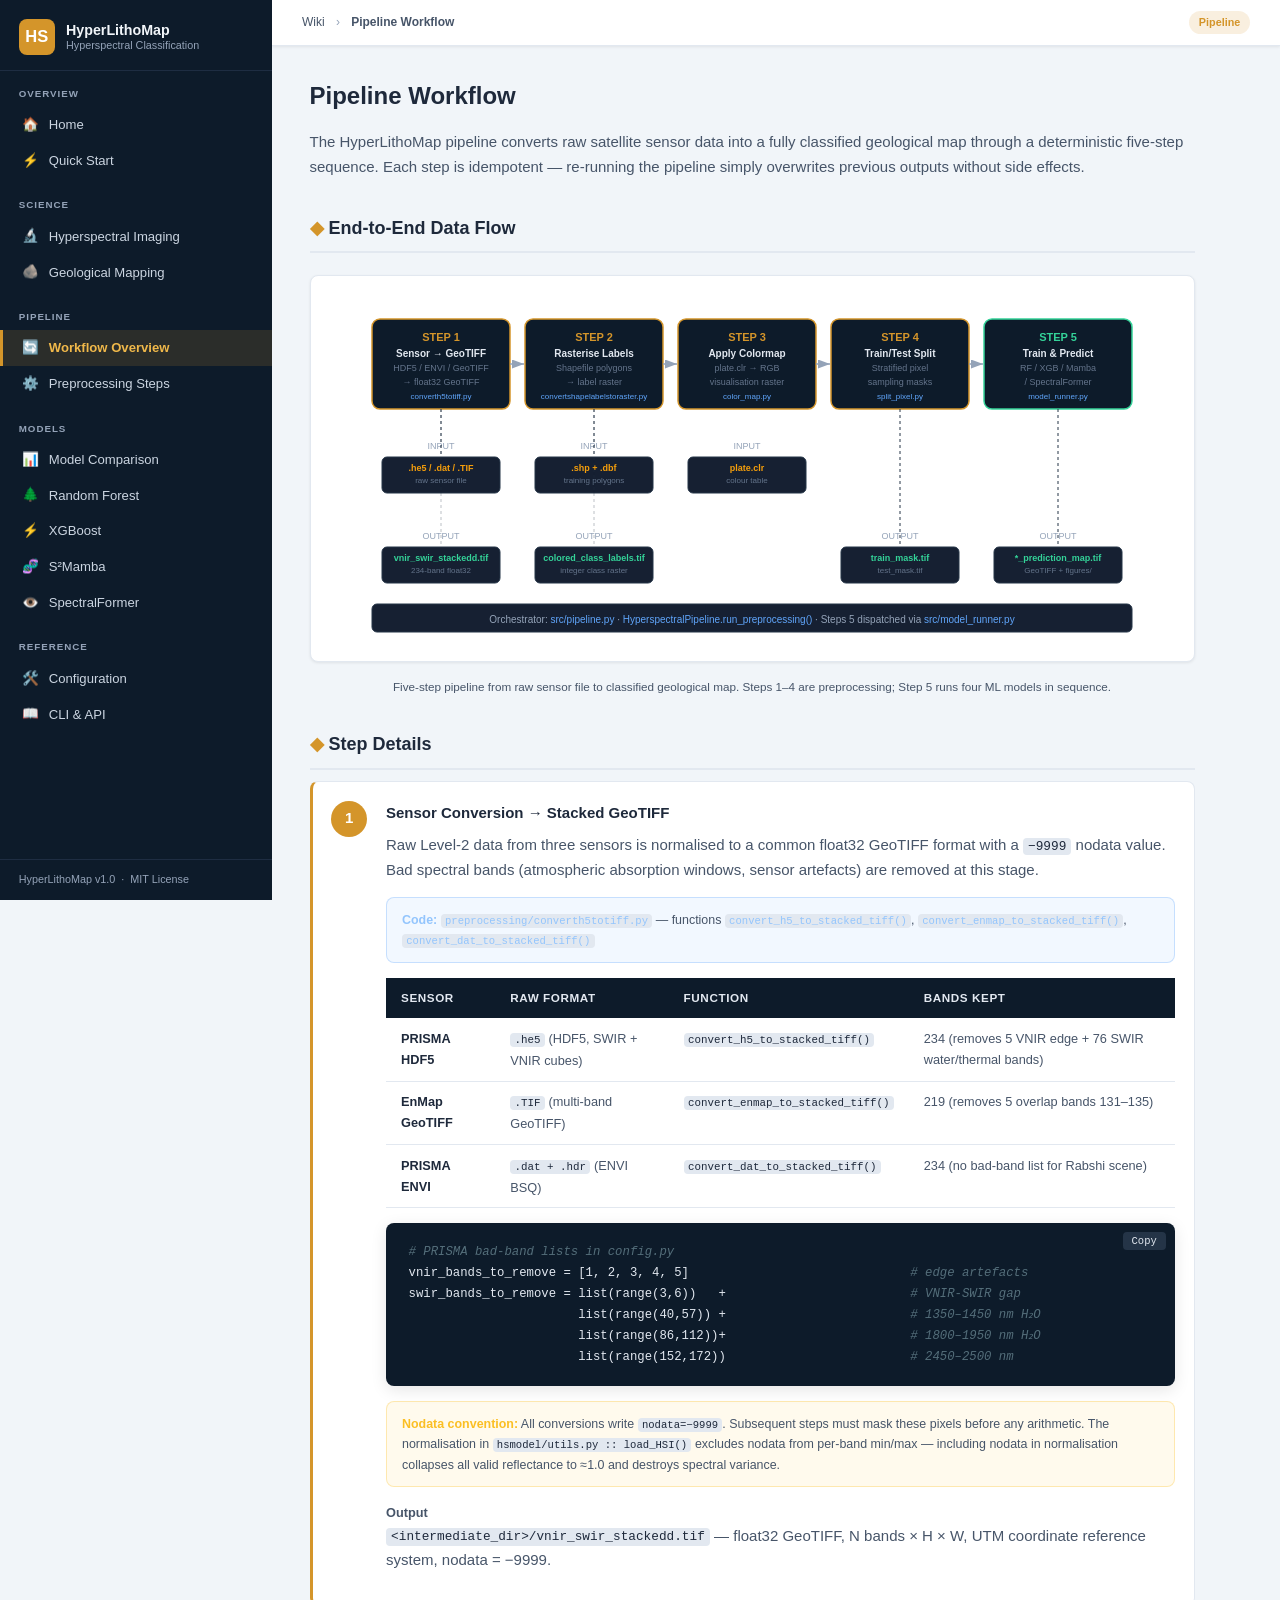
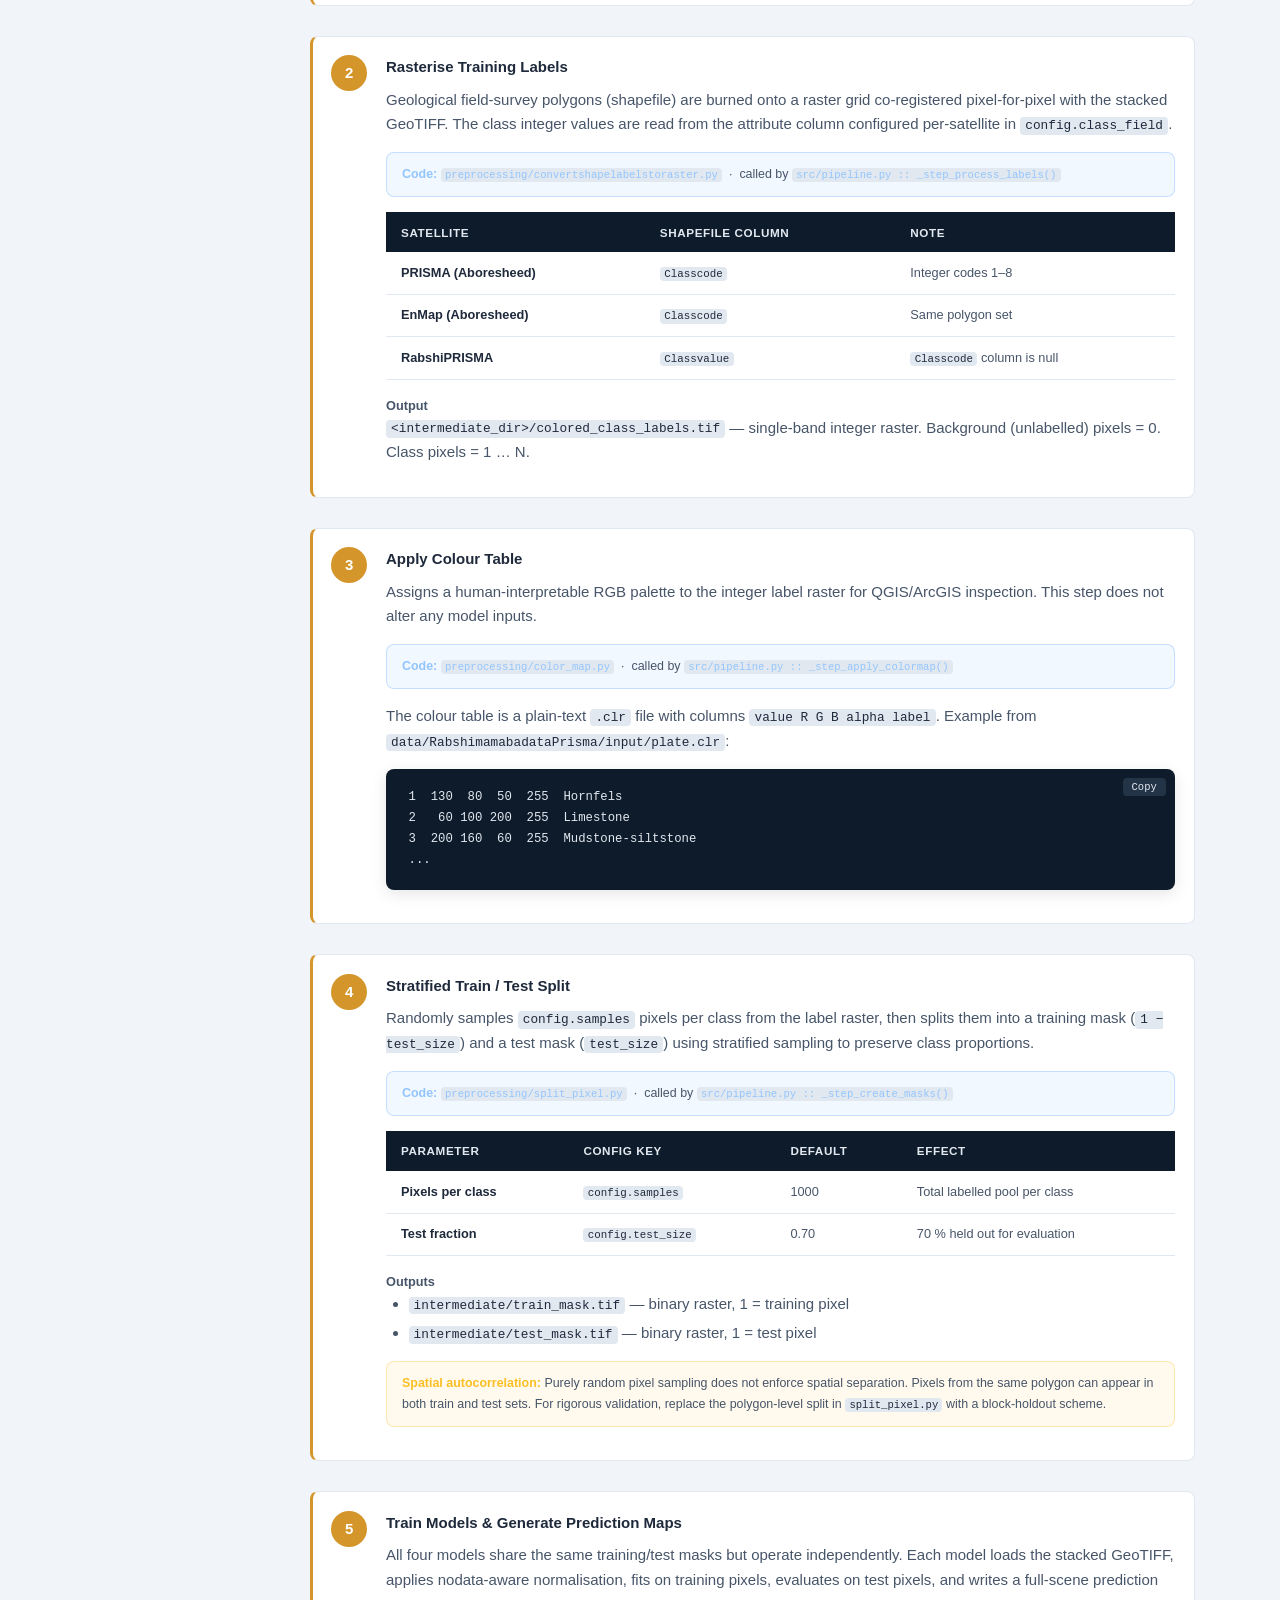
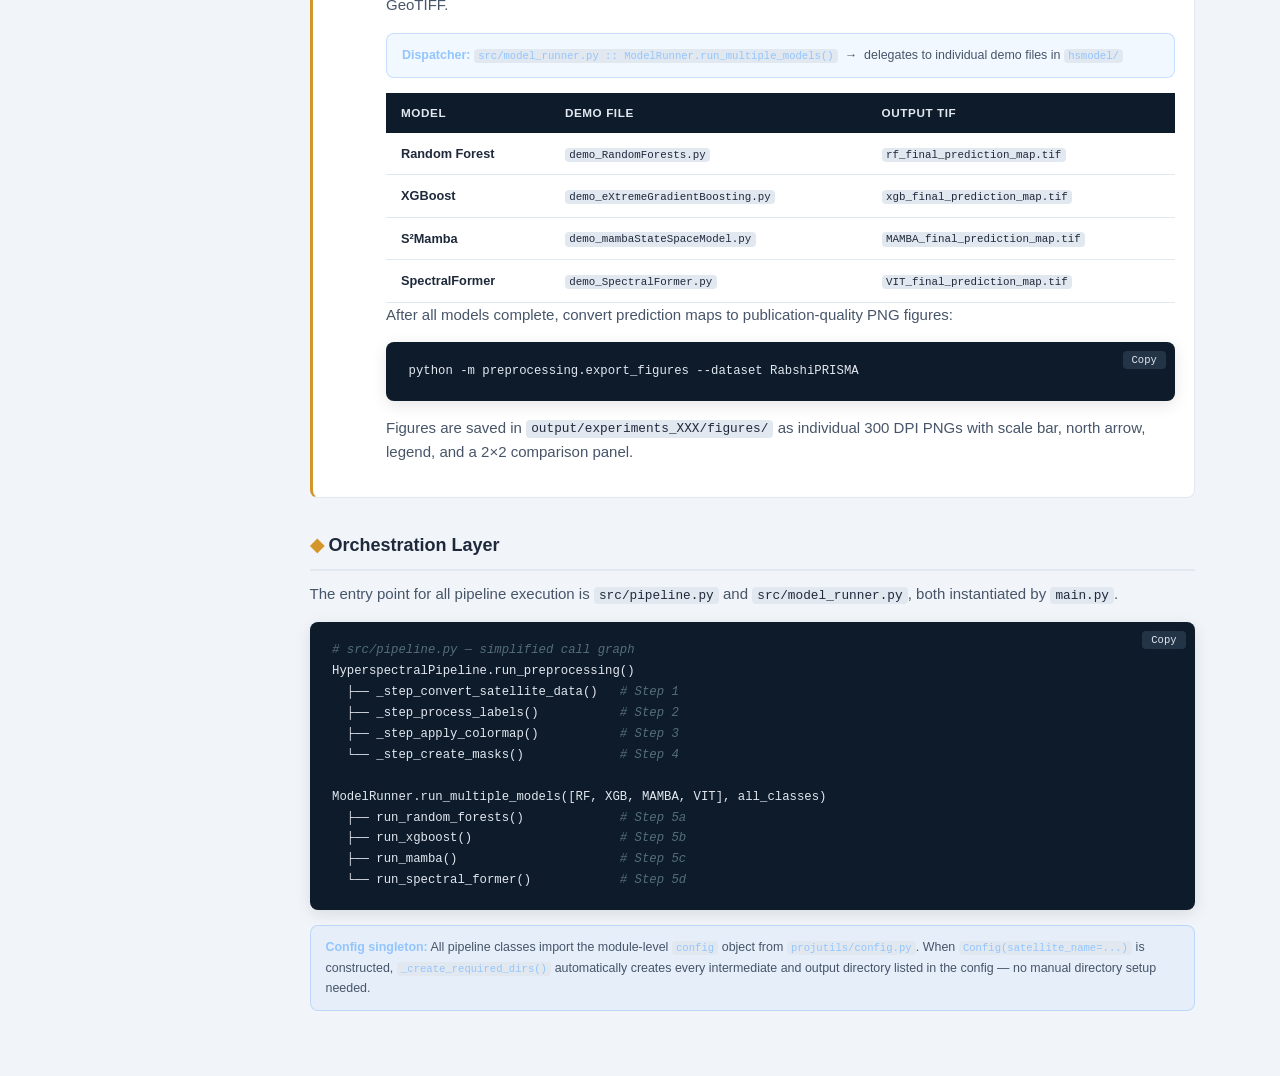
<file: wiki/pipeline.html>
<!DOCTYPE html>
<html lang="en">
<head>
<meta charset="UTF-8">
<meta name="viewport" content="width=device-width, initial-scale=1.0">
<title>HyperLithoMap Wiki — Pipeline Workflow</title>
<link rel="stylesheet" href="css/wiki.css">
</head>
<body>
<div class="layout">

<!-- ══════════════ SIDEBAR ══════════════ -->
<nav class="sidebar">
  <div class="sidebar-brand">
    <div class="brand-icon">HS</div>
    <div class="brand-text">
      <div class="brand-title">HyperLithoMap</div>
      <div class="brand-sub">Hyperspectral Classification</div>
    </div>
  </div>

  <div class="nav-section">
    <div class="nav-label">Overview</div>
    <a class="nav-link" href="index.html"><span class="nav-icon">🏠</span> Home</a>
    <a class="nav-link" href="usage.html"><span class="nav-icon">⚡</span> Quick Start</a>
  </div>

  <div class="nav-section">
    <div class="nav-label">Science</div>
    <a class="nav-link" href="science.html"><span class="nav-icon">🔬</span> Hyperspectral Imaging</a>
    <a class="nav-link" href="science.html#geology"><span class="nav-icon">🪨</span> Geological Mapping</a>
  </div>

  <div class="nav-section">
    <div class="nav-label">Pipeline</div>
    <a class="nav-link active" href="pipeline.html"><span class="nav-icon">🔄</span> Workflow Overview</a>
    <a class="nav-link" href="pipeline.html#preprocessing"><span class="nav-icon">⚙️</span> Preprocessing Steps</a>
  </div>

  <div class="nav-section">
    <div class="nav-label">Models</div>
    <a class="nav-link" href="models.html"><span class="nav-icon">📊</span> Model Comparison</a>
    <a class="nav-link" href="models.html#rf"><span class="nav-icon">🌲</span> Random Forest</a>
    <a class="nav-link" href="models.html#xgb"><span class="nav-icon">⚡</span> XGBoost</a>
    <a class="nav-link" href="models.html#mamba"><span class="nav-icon">🧬</span> S²Mamba</a>
    <a class="nav-link" href="models.html#vit"><span class="nav-icon">👁️</span> SpectralFormer</a>
  </div>

  <div class="nav-section">
    <div class="nav-label">Reference</div>
    <a class="nav-link" href="configuration.html"><span class="nav-icon">🛠️</span> Configuration</a>
    <a class="nav-link" href="usage.html"><span class="nav-icon">📖</span> CLI &amp; API</a>
  </div>

  <div class="sidebar-footer">HyperLithoMap v1.0 &nbsp;·&nbsp; MIT License</div>
</nav>

<!-- ══════════════ CONTENT ══════════════ -->
<div class="content">
  <div class="topbar">
    <div class="breadcrumb">
      <button class="menu-toggle">☰</button>
      <a href="index.html">Wiki</a>
      <span class="sep">›</span>
      <strong>Pipeline Workflow</strong>
    </div>
    <span class="topbar-tag">Pipeline</span>
  </div>

  <div class="page-body">

    <h1>Pipeline Workflow</h1>
    <p>The HyperLithoMap pipeline converts raw satellite sensor data into a fully classified
       geological map through a deterministic five-step sequence. Each step is idempotent —
       re-running the pipeline simply overwrites previous outputs without side effects.</p>

    <!-- High-level flow SVG -->
    <h2><span class="accent">◆</span> End-to-End Data Flow</h2>
    <div class="diagram-wrap">
      <svg width="780" height="340" viewBox="0 0 780 340" font-family="-apple-system,sans-serif">
        <defs>
          <marker id="arr" markerWidth="8" markerHeight="6" refX="8" refY="3" orient="auto">
            <polygon points="0 0,8 3,0 6" fill="#94a3b8"/>
          </marker>
          <marker id="arrg" markerWidth="8" markerHeight="6" refX="8" refY="3" orient="auto">
            <polygon points="0 0,8 3,0 6" fill="#34d399"/>
          </marker>
        </defs>

        <!-- Step boxes -->
        <!-- Step 1 -->
        <rect x="10" y="20" width="138" height="90" rx="8" fill="#0d1b2a" stroke="#d4952a" stroke-width="1.5"/>
        <text x="79" y="42" text-anchor="middle" fill="#d4952a" font-size="11" font-weight="700">STEP 1</text>
        <text x="79" y="58" text-anchor="middle" fill="#e2e8f0" font-size="10" font-weight="700">Sensor → GeoTIFF</text>
        <text x="79" y="72" text-anchor="middle" fill="#64748b" font-size="9">HDF5 / ENVI / GeoTIFF</text>
        <text x="79" y="86" text-anchor="middle" fill="#64748b" font-size="9">→ float32 GeoTIFF</text>
        <text x="79" y="100" text-anchor="middle" fill="#60a5fa" font-size="8">converth5totiff.py</text>

        <line x1="148" y1="65" x2="162" y2="65" stroke="#94a3b8" stroke-width="1.5" marker-end="url(#arr)"/>

        <!-- Step 2 -->
        <rect x="163" y="20" width="138" height="90" rx="8" fill="#0d1b2a" stroke="#d4952a" stroke-width="1.5"/>
        <text x="232" y="42" text-anchor="middle" fill="#d4952a" font-size="11" font-weight="700">STEP 2</text>
        <text x="232" y="58" text-anchor="middle" fill="#e2e8f0" font-size="10" font-weight="700">Rasterise Labels</text>
        <text x="232" y="72" text-anchor="middle" fill="#64748b" font-size="9">Shapefile polygons</text>
        <text x="232" y="86" text-anchor="middle" fill="#64748b" font-size="9">→ label raster</text>
        <text x="232" y="100" text-anchor="middle" fill="#60a5fa" font-size="8">convertshapelabelstoraster.py</text>

        <line x1="301" y1="65" x2="315" y2="65" stroke="#94a3b8" stroke-width="1.5" marker-end="url(#arr)"/>

        <!-- Step 3 -->
        <rect x="316" y="20" width="138" height="90" rx="8" fill="#0d1b2a" stroke="#d4952a" stroke-width="1.5"/>
        <text x="385" y="42" text-anchor="middle" fill="#d4952a" font-size="11" font-weight="700">STEP 3</text>
        <text x="385" y="58" text-anchor="middle" fill="#e2e8f0" font-size="10" font-weight="700">Apply Colormap</text>
        <text x="385" y="72" text-anchor="middle" fill="#64748b" font-size="9">plate.clr → RGB</text>
        <text x="385" y="86" text-anchor="middle" fill="#64748b" font-size="9">visualisation raster</text>
        <text x="385" y="100" text-anchor="middle" fill="#60a5fa" font-size="8">color_map.py</text>

        <line x1="454" y1="65" x2="468" y2="65" stroke="#94a3b8" stroke-width="1.5" marker-end="url(#arr)"/>

        <!-- Step 4 -->
        <rect x="469" y="20" width="138" height="90" rx="8" fill="#0d1b2a" stroke="#d4952a" stroke-width="1.5"/>
        <text x="538" y="42" text-anchor="middle" fill="#d4952a" font-size="11" font-weight="700">STEP 4</text>
        <text x="538" y="58" text-anchor="middle" fill="#e2e8f0" font-size="10" font-weight="700">Train/Test Split</text>
        <text x="538" y="72" text-anchor="middle" fill="#64748b" font-size="9">Stratified pixel</text>
        <text x="538" y="86" text-anchor="middle" fill="#64748b" font-size="9">sampling masks</text>
        <text x="538" y="100" text-anchor="middle" fill="#60a5fa" font-size="8">split_pixel.py</text>

        <line x1="607" y1="65" x2="621" y2="65" stroke="#94a3b8" stroke-width="1.5" marker-end="url(#arr)"/>

        <!-- Step 5 -->
        <rect x="622" y="20" width="148" height="90" rx="8" fill="#0d1b2a" stroke="#34d399" stroke-width="1.5"/>
        <text x="696" y="42" text-anchor="middle" fill="#34d399" font-size="11" font-weight="700">STEP 5</text>
        <text x="696" y="58" text-anchor="middle" fill="#e2e8f0" font-size="10" font-weight="700">Train &amp; Predict</text>
        <text x="696" y="72" text-anchor="middle" fill="#64748b" font-size="9">RF / XGB / Mamba</text>
        <text x="696" y="86" text-anchor="middle" fill="#64748b" font-size="9">/ SpectralFormer</text>
        <text x="696" y="100" text-anchor="middle" fill="#60a5fa" font-size="8">model_runner.py</text>

        <!-- Inputs row -->
        <text x="79" y="150" text-anchor="middle" fill="#94a3b8" font-size="9">INPUT</text>
        <rect x="20" y="158" width="118" height="36" rx="5" fill="#162032" stroke="#243447"/>
        <text x="79" y="172" text-anchor="middle" fill="#f59e0b" font-size="9" font-weight="700">.he5 / .dat / .TIF</text>
        <text x="79" y="184" text-anchor="middle" fill="#64748b" font-size="8">raw sensor file</text>

        <text x="232" y="150" text-anchor="middle" fill="#94a3b8" font-size="9">INPUT</text>
        <rect x="173" y="158" width="118" height="36" rx="5" fill="#162032" stroke="#243447"/>
        <text x="232" y="172" text-anchor="middle" fill="#f59e0b" font-size="9" font-weight="700">.shp + .dbf</text>
        <text x="232" y="184" text-anchor="middle" fill="#64748b" font-size="8">training polygons</text>

        <text x="385" y="150" text-anchor="middle" fill="#94a3b8" font-size="9">INPUT</text>
        <rect x="326" y="158" width="118" height="36" rx="5" fill="#162032" stroke="#243447"/>
        <text x="385" y="172" text-anchor="middle" fill="#f59e0b" font-size="9" font-weight="700">plate.clr</text>
        <text x="385" y="184" text-anchor="middle" fill="#64748b" font-size="8">colour table</text>

        <!-- Outputs row -->
        <text x="79" y="240" text-anchor="middle" fill="#94a3b8" font-size="9">OUTPUT</text>
        <rect x="20" y="248" width="118" height="36" rx="5" fill="#162032" stroke="#243447"/>
        <text x="79" y="262" text-anchor="middle" fill="#34d399" font-size="9" font-weight="700">vnir_swir_stackedd.tif</text>
        <text x="79" y="274" text-anchor="middle" fill="#64748b" font-size="8">234-band float32</text>

        <text x="232" y="240" text-anchor="middle" fill="#94a3b8" font-size="9">OUTPUT</text>
        <rect x="173" y="248" width="118" height="36" rx="5" fill="#162032" stroke="#243447"/>
        <text x="232" y="262" text-anchor="middle" fill="#34d399" font-size="9" font-weight="700">colored_class_labels.tif</text>
        <text x="232" y="274" text-anchor="middle" fill="#64748b" font-size="8">integer class raster</text>

        <text x="538" y="240" text-anchor="middle" fill="#94a3b8" font-size="9">OUTPUT</text>
        <rect x="479" y="248" width="118" height="36" rx="5" fill="#162032" stroke="#243447"/>
        <text x="538" y="262" text-anchor="middle" fill="#34d399" font-size="9" font-weight="700">train_mask.tif</text>
        <text x="538" y="274" text-anchor="middle" fill="#64748b" font-size="8">test_mask.tif</text>

        <text x="696" y="240" text-anchor="middle" fill="#94a3b8" font-size="9">OUTPUT</text>
        <rect x="632" y="248" width="128" height="36" rx="5" fill="#162032" stroke="#243447"/>
        <text x="696" y="262" text-anchor="middle" fill="#34d399" font-size="9" font-weight="700">*_prediction_map.tif</text>
        <text x="696" y="274" text-anchor="middle" fill="#64748b" font-size="8">GeoTIFF + figures/</text>

        <!-- Connector lines from steps to outputs -->
        <line x1="79"  y1="110" x2="79"  y2="158" stroke="#243447" stroke-width="1" stroke-dasharray="3,3"/>
        <line x1="232" y1="110" x2="232" y2="158" stroke="#243447" stroke-width="1" stroke-dasharray="3,3"/>
        <line x1="79"  y1="110" x2="79"  y2="248" stroke="#243447" stroke-width="1" stroke-dasharray="3,3" opacity="0.3"/>
        <line x1="232" y1="110" x2="232" y2="248" stroke="#243447" stroke-width="1" stroke-dasharray="3,3" opacity="0.3"/>
        <line x1="538" y1="110" x2="538" y2="248" stroke="#243447" stroke-width="1" stroke-dasharray="3,3"/>
        <line x1="696" y1="110" x2="696" y2="248" stroke="#243447" stroke-width="1" stroke-dasharray="3,3"/>

        <!-- Orchestrator label -->
        <rect x="10" y="305" width="760" height="28" rx="5" fill="#162032" stroke="#243447"/>
        <text x="390" y="324" text-anchor="middle" fill="#94a3b8" font-size="10">
          Orchestrator: <tspan fill="#60a5fa">src/pipeline.py</tspan>
          · <tspan fill="#60a5fa">HyperspectralPipeline.run_preprocessing()</tspan>
          · Steps 5 dispatched via <tspan fill="#60a5fa">src/model_runner.py</tspan>
        </text>
      </svg>
    </div>
    <p class="diagram-caption">Five-step pipeline from raw sensor file to classified geological map.
       Steps 1–4 are preprocessing; Step 5 runs four ML models in sequence.</p>

    <!-- Step details -->
    <h2 id="preprocessing"><span class="accent">◆</span> Step Details</h2>

    <!-- Step 1 -->
    <div class="step-block">
      <div class="step-num">1</div>
      <div class="step-content">
        <h3>Sensor Conversion → Stacked GeoTIFF</h3>
        <p>Raw Level-2 data from three sensors is normalised to a common float32 GeoTIFF
           format with a <code>−9999</code> nodata value. Bad spectral bands (atmospheric
           absorption windows, sensor artefacts) are removed at this stage.</p>

        <div class="info-box">
          <strong>Code:</strong>
          <a href="../preprocessing/converth5totiff.py"><code>preprocessing/converth5totiff.py</code></a>
          — functions <code>convert_h5_to_stacked_tiff()</code>,
          <code>convert_enmap_to_stacked_tiff()</code>,
          <code>convert_dat_to_stacked_tiff()</code>
        </div>

        <table>
          <thead><tr><th>Sensor</th><th>Raw format</th><th>Function</th><th>Bands kept</th></tr></thead>
          <tbody>
            <tr>
              <td>PRISMA HDF5</td>
              <td><code>.he5</code> (HDF5, SWIR + VNIR cubes)</td>
              <td><code>convert_h5_to_stacked_tiff()</code></td>
              <td>234 (removes 5 VNIR edge + 76 SWIR water/thermal bands)</td>
            </tr>
            <tr>
              <td>EnMap GeoTIFF</td>
              <td><code>.TIF</code> (multi-band GeoTIFF)</td>
              <td><code>convert_enmap_to_stacked_tiff()</code></td>
              <td>219 (removes 5 overlap bands 131–135)</td>
            </tr>
            <tr>
              <td>PRISMA ENVI</td>
              <td><code>.dat + .hdr</code> (ENVI BSQ)</td>
              <td><code>convert_dat_to_stacked_tiff()</code></td>
              <td>234 (no bad-band list for Rabshi scene)</td>
            </tr>
          </tbody>
        </table>

        <pre><span class="cmt"># PRISMA bad-band lists in config.py</span>
vnir_bands_to_remove = [1, 2, 3, 4, 5]                              <span class="cmt"># edge artefacts</span>
swir_bands_to_remove = list(range(3,6))   +                         <span class="cmt"># VNIR-SWIR gap</span>
                       list(range(40,57)) +                         <span class="cmt"># 1350–1450 nm H₂O</span>
                       list(range(86,112))+                         <span class="cmt"># 1800–1950 nm H₂O</span>
                       list(range(152,172))                         <span class="cmt"># 2450–2500 nm</span></pre>

        <div class="warn-box">
          <strong>Nodata convention:</strong> All conversions write <code>nodata=−9999</code>.
          Subsequent steps must mask these pixels before any arithmetic. The
          normalisation in <a href="../hsmodel/utils.py"><code>hsmodel/utils.py :: load_HSI()</code></a>
          excludes nodata from per-band min/max — including nodata in normalisation
          collapses all valid reflectance to ≈1.0 and destroys spectral variance.
        </div>

        <h4>Output</h4>
        <p><code>&lt;intermediate_dir&gt;/vnir_swir_stackedd.tif</code> — float32 GeoTIFF,
           N bands × H × W, UTM coordinate reference system, nodata = −9999.</p>
      </div>
    </div>

    <!-- Step 2 -->
    <div class="step-block">
      <div class="step-num">2</div>
      <div class="step-content">
        <h3>Rasterise Training Labels</h3>
        <p>Geological field-survey polygons (shapefile) are burned onto a raster grid
           co-registered pixel-for-pixel with the stacked GeoTIFF. The class integer
           values are read from the attribute column configured per-satellite in
           <code>config.class_field</code>.</p>

        <div class="info-box">
          <strong>Code:</strong>
          <a href="../preprocessing/convertshapelabelstoraster.py"><code>preprocessing/convertshapelabelstoraster.py</code></a>
          &nbsp;·&nbsp; called by
          <a href="../src/pipeline.py"><code>src/pipeline.py :: _step_process_labels()</code></a>
        </div>

        <table>
          <thead><tr><th>Satellite</th><th>Shapefile column</th><th>Note</th></tr></thead>
          <tbody>
            <tr><td>PRISMA (Aboresheed)</td><td><code>Classcode</code></td><td>Integer codes 1–8</td></tr>
            <tr><td>EnMap (Aboresheed)</td><td><code>Classcode</code></td><td>Same polygon set</td></tr>
            <tr><td>RabshiPRISMA</td><td><code>Classvalue</code></td><td><code>Classcode</code> column is null</td></tr>
          </tbody>
        </table>

        <h4>Output</h4>
        <p><code>&lt;intermediate_dir&gt;/colored_class_labels.tif</code> — single-band integer
           raster. Background (unlabelled) pixels = 0. Class pixels = 1 … N.</p>
      </div>
    </div>

    <!-- Step 3 -->
    <div class="step-block">
      <div class="step-num">3</div>
      <div class="step-content">
        <h3>Apply Colour Table</h3>
        <p>Assigns a human-interpretable RGB palette to the integer label raster for
           QGIS/ArcGIS inspection. This step does not alter any model inputs.</p>

        <div class="info-box">
          <strong>Code:</strong>
          <a href="../preprocessing/color_map.py"><code>preprocessing/color_map.py</code></a>
          &nbsp;·&nbsp; called by
          <a href="../src/pipeline.py"><code>src/pipeline.py :: _step_apply_colormap()</code></a>
        </div>

        <p>The colour table is a plain-text <code>.clr</code> file with columns
           <code>value R G B alpha label</code>.  Example from
           <code>data/RabshimamabadataPrisma/input/plate.clr</code>:</p>
        <pre>1  130  80  50  255  Hornfels
2   60 100 200  255  Limestone
3  200 160  60  255  Mudstone-siltstone
...</pre>
      </div>
    </div>

    <!-- Step 4 -->
    <div class="step-block">
      <div class="step-num">4</div>
      <div class="step-content">
        <h3>Stratified Train / Test Split</h3>
        <p>Randomly samples <code>config.samples</code> pixels per class from the
           label raster, then splits them into a training mask
           (<code>1 − test_size</code>) and a test mask (<code>test_size</code>)
           using stratified sampling to preserve class proportions.</p>

        <div class="info-box">
          <strong>Code:</strong>
          <a href="../preprocessing/split_pixel.py"><code>preprocessing/split_pixel.py</code></a>
          &nbsp;·&nbsp; called by
          <a href="../src/pipeline.py"><code>src/pipeline.py :: _step_create_masks()</code></a>
        </div>

        <table>
          <thead><tr><th>Parameter</th><th>Config key</th><th>Default</th><th>Effect</th></tr></thead>
          <tbody>
            <tr><td>Pixels per class</td><td><code>config.samples</code></td><td>1000</td><td>Total labelled pool per class</td></tr>
            <tr><td>Test fraction</td><td><code>config.test_size</code></td><td>0.70</td><td>70 % held out for evaluation</td></tr>
          </tbody>
        </table>

        <h4>Outputs</h4>
        <ul>
          <li><code>intermediate/train_mask.tif</code> — binary raster, 1 = training pixel</li>
          <li><code>intermediate/test_mask.tif</code> — binary raster, 1 = test pixel</li>
        </ul>

        <div class="warn-box">
          <strong>Spatial autocorrelation:</strong> Purely random pixel sampling does not
          enforce spatial separation. Pixels from the same polygon can appear in both
          train and test sets. For rigorous validation, replace the polygon-level split
          in <code>split_pixel.py</code> with a block-holdout scheme.
        </div>
      </div>
    </div>

    <!-- Step 5 -->
    <div class="step-block">
      <div class="step-num">5</div>
      <div class="step-content">
        <h3>Train Models &amp; Generate Prediction Maps</h3>
        <p>All four models share the same training/test masks but operate independently.
           Each model loads the stacked GeoTIFF, applies nodata-aware normalisation,
           fits on training pixels, evaluates on test pixels, and writes a full-scene
           prediction GeoTIFF.</p>

        <div class="info-box">
          <strong>Dispatcher:</strong>
          <a href="../src/model_runner.py"><code>src/model_runner.py :: ModelRunner.run_multiple_models()</code></a>
          &nbsp;→&nbsp; delegates to individual demo files in <a href="../hsmodel/"><code>hsmodel/</code></a>
        </div>

        <table>
          <thead><tr><th>Model</th><th>Demo file</th><th>Output TIF</th></tr></thead>
          <tbody>
            <tr>
              <td>Random Forest</td>
              <td><a href="../hsmodel/demo_RandomForests.py"><code>demo_RandomForests.py</code></a></td>
              <td><code>rf_final_prediction_map.tif</code></td>
            </tr>
            <tr>
              <td>XGBoost</td>
              <td><a href="../hsmodel/demo_eXtremeGradientBoosting.py"><code>demo_eXtremeGradientBoosting.py</code></a></td>
              <td><code>xgb_final_prediction_map.tif</code></td>
            </tr>
            <tr>
              <td>S²Mamba</td>
              <td><a href="../hsmodel/demo_mambaStateSpaceModel.py"><code>demo_mambaStateSpaceModel.py</code></a></td>
              <td><code>MAMBA_final_prediction_map.tif</code></td>
            </tr>
            <tr>
              <td>SpectralFormer</td>
              <td><a href="../hsmodel/demo_SpectralFormer.py"><code>demo_SpectralFormer.py</code></a></td>
              <td><code>VIT_final_prediction_map.tif</code></td>
            </tr>
          </tbody>
        </table>

        <p>After all models complete, convert prediction maps to
           publication-quality PNG figures:</p>
        <pre>python -m preprocessing.export_figures --dataset RabshiPRISMA</pre>
        <p>Figures are saved in <code>output/experiments_XXX/figures/</code> as
           individual 300 DPI PNGs with scale bar, north arrow, legend, and a 2×2
           comparison panel.</p>
      </div>
    </div>

    <!-- Orchestration -->
    <h2><span class="accent">◆</span> Orchestration Layer</h2>
    <p>The entry point for all pipeline execution is
      <a href="../src/pipeline.py"><code>src/pipeline.py</code></a> and
      <a href="../src/model_runner.py"><code>src/model_runner.py</code></a>,
      both instantiated by <a href="../main.py"><code>main.py</code></a>.</p>

    <pre><span class="cmt"># src/pipeline.py — simplified call graph</span>
HyperspectralPipeline.run_preprocessing()
  ├── _step_convert_satellite_data()   <span class="cmt"># Step 1</span>
  ├── _step_process_labels()           <span class="cmt"># Step 2</span>
  ├── _step_apply_colormap()           <span class="cmt"># Step 3</span>
  └── _step_create_masks()             <span class="cmt"># Step 4</span>

ModelRunner.run_multiple_models([RF, XGB, MAMBA, VIT], all_classes)
  ├── run_random_forests()             <span class="cmt"># Step 5a</span>
  ├── run_xgboost()                    <span class="cmt"># Step 5b</span>
  ├── run_mamba()                      <span class="cmt"># Step 5c</span>
  └── run_spectral_former()            <span class="cmt"># Step 5d</span></pre>

    <div class="info-box">
      <strong>Config singleton:</strong> All pipeline classes import the module-level
      <code>config</code> object from
      <a href="../projutils/config.py"><code>projutils/config.py</code></a>.
      When <code>Config(satellite_name=...)</code> is constructed,
      <code>_create_required_dirs()</code> automatically creates every intermediate
      and output directory listed in the config — no manual directory setup needed.
    </div>

  </div><!-- /page-body -->
</div><!-- /content -->
</div><!-- /layout -->
<script src="js/wiki.js"></script>
</body>
</html>
</file>
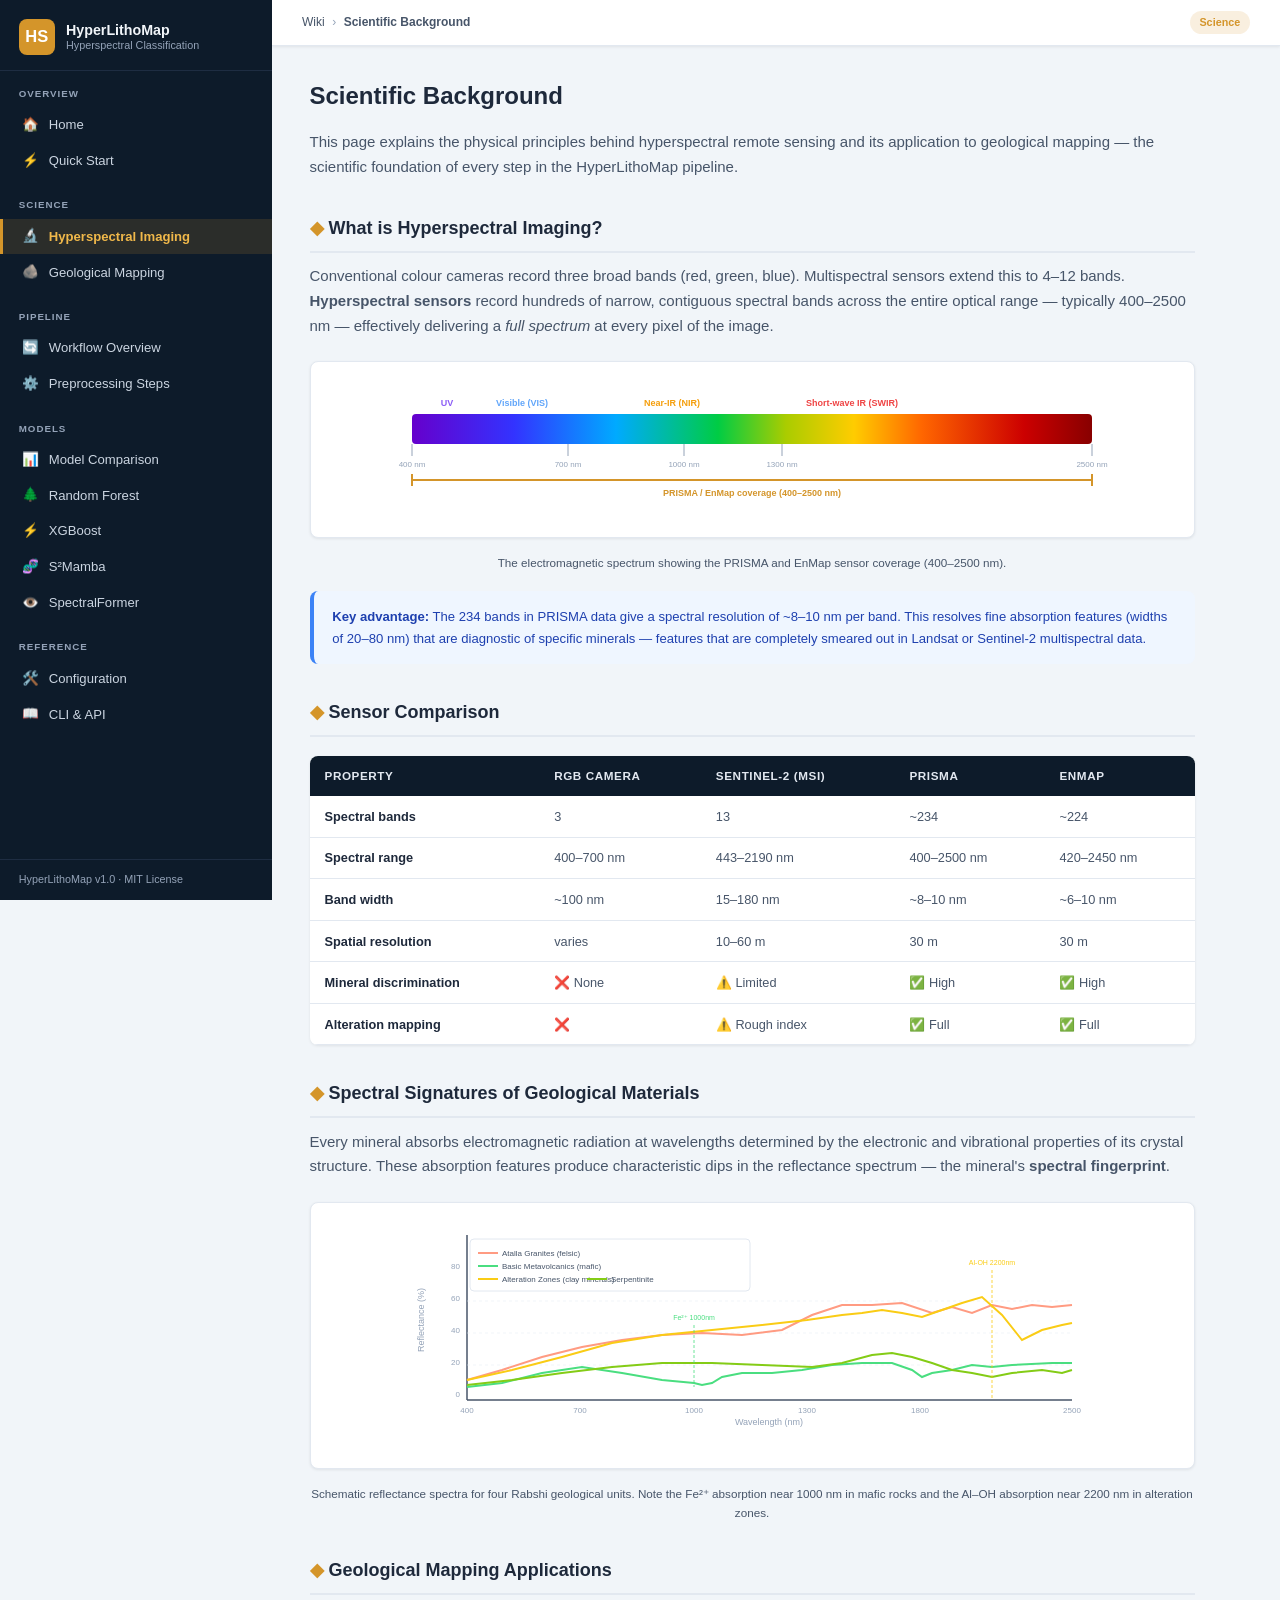
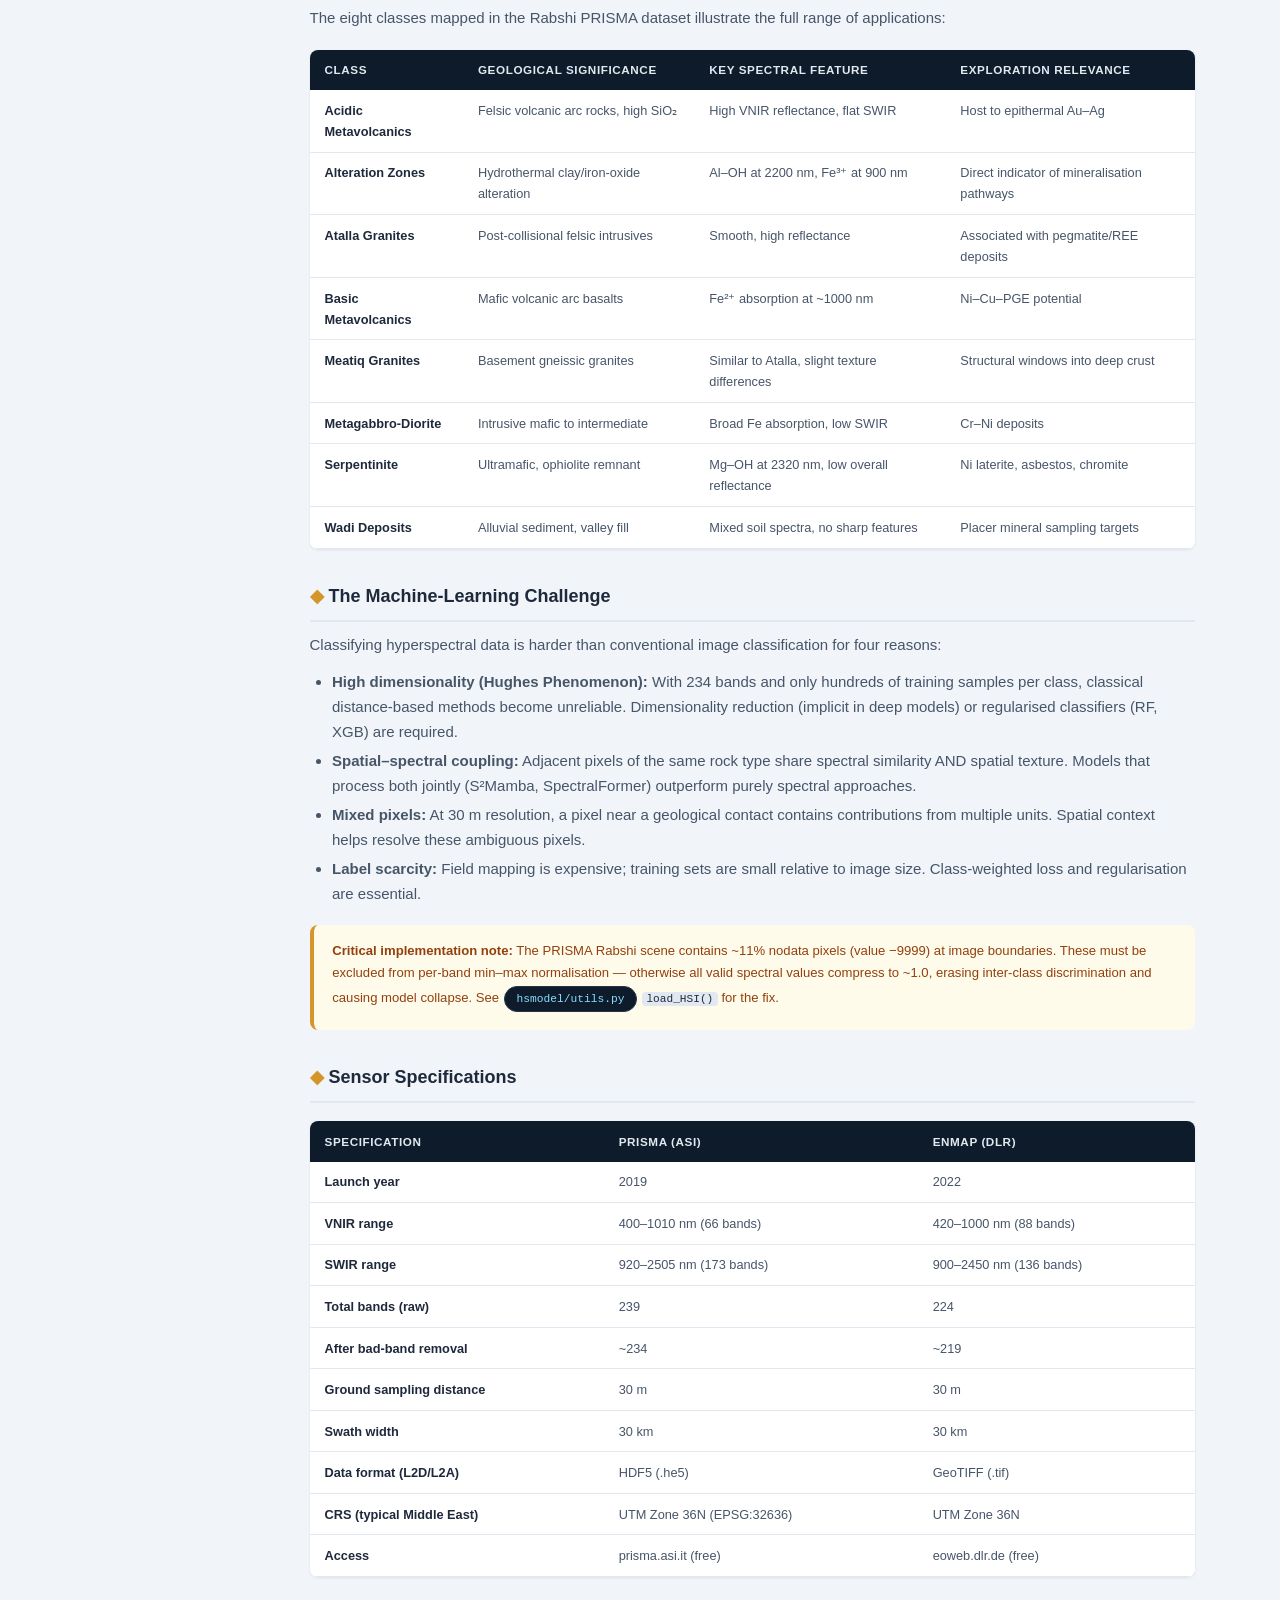
<file: wiki/science.html>
<!DOCTYPE html>
<html lang="en">
<head>
<meta charset="UTF-8">
<meta name="viewport" content="width=device-width, initial-scale=1.0">
<title>Scientific Background | HyperLithoMap Wiki</title>
<link rel="stylesheet" href="css/wiki.css">
</head>
<body>
<div class="layout">
<nav class="sidebar">
  <div class="sidebar-brand">
    <div class="brand-icon">HS</div>
    <div class="brand-text"><div class="brand-title">HyperLithoMap</div><div class="brand-sub">Hyperspectral Classification</div></div>
  </div>
  <div class="nav-section">
    <div class="nav-label">Overview</div>
    <a class="nav-link" href="index.html"><span class="nav-icon">🏠</span> Home</a>
    <a class="nav-link" href="usage.html"><span class="nav-icon">⚡</span> Quick Start</a>
  </div>
  <div class="nav-section">
    <div class="nav-label">Science</div>
    <a class="nav-link" href="science.html"><span class="nav-icon">🔬</span> Hyperspectral Imaging</a>
    <a class="nav-link" href="science.html#geology"><span class="nav-icon">🪨</span> Geological Mapping</a>
  </div>
  <div class="nav-section">
    <div class="nav-label">Pipeline</div>
    <a class="nav-link" href="pipeline.html"><span class="nav-icon">🔄</span> Workflow Overview</a>
    <a class="nav-link" href="pipeline.html#preprocessing"><span class="nav-icon">⚙️</span> Preprocessing Steps</a>
  </div>
  <div class="nav-section">
    <div class="nav-label">Models</div>
    <a class="nav-link" href="models.html"><span class="nav-icon">📊</span> Model Comparison</a>
    <a class="nav-link" href="models.html#rf"><span class="nav-icon">🌲</span> Random Forest</a>
    <a class="nav-link" href="models.html#xgb"><span class="nav-icon">⚡</span> XGBoost</a>
    <a class="nav-link" href="models.html#mamba"><span class="nav-icon">🧬</span> S²Mamba</a>
    <a class="nav-link" href="models.html#vit"><span class="nav-icon">👁️</span> SpectralFormer</a>
  </div>
  <div class="nav-section">
    <div class="nav-label">Reference</div>
    <a class="nav-link" href="configuration.html"><span class="nav-icon">🛠️</span> Configuration</a>
    <a class="nav-link" href="usage.html"><span class="nav-icon">📖</span> CLI &amp; API</a>
  </div>
  <div class="sidebar-footer">HyperLithoMap v1.0 · MIT License</div>
</nav>

<div class="content">
  <div class="topbar">
    <div class="breadcrumb">
      <button class="menu-toggle">☰</button>
      <a href="index.html">Wiki</a> <span>›</span> <strong>Scientific Background</strong>
    </div>
    <span class="topbar-tag">Science</span>
  </div>

  <div class="page-body">
    <h1>Scientific Background</h1>
    <p>This page explains the physical principles behind hyperspectral remote sensing and its
       application to geological mapping — the scientific foundation of every step in the HyperLithoMap pipeline.</p>

    <!-- ── What is Hyperspectral Imaging ── -->
    <h2 id="hsi"><span class="accent">◆</span> What is Hyperspectral Imaging?</h2>
    <p>Conventional colour cameras record three broad bands (red, green, blue). Multispectral
       sensors extend this to 4–12 bands. <strong>Hyperspectral sensors</strong> record hundreds of
       narrow, contiguous spectral bands across the entire optical range — typically 400–2500 nm —
       effectively delivering a <em>full spectrum</em> at every pixel of the image.</p>

    <!-- Electromagnetic spectrum diagram -->
    <div class="diagram-wrap">
      <svg width="720" height="130" viewBox="0 0 720 130" font-family="-apple-system,sans-serif">
        <!-- Spectrum bar -->
        <defs>
          <linearGradient id="spec" x1="0" x2="1">
            <stop offset="0%"   stop-color="#6600cc"/>
            <stop offset="15%"  stop-color="#3333ff"/>
            <stop offset="30%"  stop-color="#00aaff"/>
            <stop offset="45%"  stop-color="#00cc44"/>
            <stop offset="55%"  stop-color="#aacc00"/>
            <stop offset="65%"  stop-color="#ffcc00"/>
            <stop offset="75%"  stop-color="#ff6600"/>
            <stop offset="90%"  stop-color="#cc0000"/>
            <stop offset="100%" stop-color="#880000"/>
          </linearGradient>
        </defs>
        <rect x="20" y="30" width="680" height="30" rx="4" fill="url(#spec)"/>
        <!-- Region labels -->
        <text x="55"  y="22" text-anchor="middle" fill="#8b5cf6" font-size="9" font-weight="700">UV</text>
        <text x="130" y="22" text-anchor="middle" fill="#60a5fa" font-size="9" font-weight="700">Visible (VIS)</text>
        <text x="280" y="22" text-anchor="middle" fill="#f59e0b" font-size="9" font-weight="700">Near-IR (NIR)</text>
        <text x="460" y="22" text-anchor="middle" fill="#ef4444" font-size="9" font-weight="700">Short-wave IR (SWIR)</text>
        <!-- Tick lines -->
        <line x1="20"  y1="60" x2="20"  y2="72" stroke="#94a3b8" stroke-width="1"/>
        <line x1="176" y1="60" x2="176" y2="72" stroke="#94a3b8" stroke-width="1"/>
        <line x1="292" y1="60" x2="292" y2="72" stroke="#94a3b8" stroke-width="1"/>
        <line x1="390" y1="60" x2="390" y2="72" stroke="#94a3b8" stroke-width="1"/>
        <line x1="700" y1="60" x2="700" y2="72" stroke="#94a3b8" stroke-width="1"/>
        <!-- Wavelength labels -->
        <text x="20"  y="83" text-anchor="middle" fill="#94a3b8" font-size="8">400 nm</text>
        <text x="176" y="83" text-anchor="middle" fill="#94a3b8" font-size="8">700 nm</text>
        <text x="292" y="83" text-anchor="middle" fill="#94a3b8" font-size="8">1000 nm</text>
        <text x="390" y="83" text-anchor="middle" fill="#94a3b8" font-size="8">1300 nm</text>
        <text x="700" y="83" text-anchor="middle" fill="#94a3b8" font-size="8">2500 nm</text>
        <!-- PRISMA coverage bracket -->
        <line x1="20"  y1="96" x2="700" y2="96" stroke="#d4952a" stroke-width="2"/>
        <line x1="20"  y1="90" x2="20"  y2="102" stroke="#d4952a" stroke-width="2"/>
        <line x1="700" y1="90" x2="700" y2="102" stroke="#d4952a" stroke-width="2"/>
        <text x="360" y="112" text-anchor="middle" fill="#d4952a" font-size="9" font-weight="700">PRISMA / EnMap coverage (400–2500 nm)</text>
      </svg>
    </div>
    <p class="diagram-caption">The electromagnetic spectrum showing the PRISMA and EnMap sensor coverage (400–2500 nm).</p>

    <div class="box box-info">
      <strong>Key advantage:</strong> The 234 bands in PRISMA data give a spectral resolution of ~8–10 nm per band.
      This resolves fine absorption features (widths of 20–80 nm) that are diagnostic of specific minerals —
      features that are completely smeared out in Landsat or Sentinel-2 multispectral data.
    </div>

    <!-- Comparison table -->
    <h2 id="comparison"><span class="accent">◆</span> Sensor Comparison</h2>
    <div class="table-wrap">
      <table>
        <thead><tr><th>Property</th><th>RGB Camera</th><th>Sentinel-2 (MSI)</th><th>PRISMA</th><th>EnMap</th></tr></thead>
        <tbody>
          <tr><td>Spectral bands</td><td>3</td><td>13</td><td>~234</td><td>~224</td></tr>
          <tr><td>Spectral range</td><td>400–700 nm</td><td>443–2190 nm</td><td>400–2500 nm</td><td>420–2450 nm</td></tr>
          <tr><td>Band width</td><td>~100 nm</td><td>15–180 nm</td><td>~8–10 nm</td><td>~6–10 nm</td></tr>
          <tr><td>Spatial resolution</td><td>varies</td><td>10–60 m</td><td>30 m</td><td>30 m</td></tr>
          <tr><td>Mineral discrimination</td><td>❌ None</td><td>⚠️ Limited</td><td>✅ High</td><td>✅ High</td></tr>
          <tr><td>Alteration mapping</td><td>❌</td><td>⚠️ Rough index</td><td>✅ Full</td><td>✅ Full</td></tr>
        </tbody>
      </table>
    </div>

    <!-- ── Spectral Signatures ── -->
    <h2 id="signatures"><span class="accent">◆</span> Spectral Signatures of Geological Materials</h2>
    <p>Every mineral absorbs electromagnetic radiation at wavelengths determined by the electronic
       and vibrational properties of its crystal structure. These absorption features produce
       characteristic dips in the reflectance spectrum — the mineral's <strong>spectral fingerprint</strong>.</p>

    <!-- Simplified spectral curve diagram -->
    <div class="diagram-wrap">
      <svg width="680" height="220" viewBox="0 0 680 220" font-family="-apple-system,sans-serif">
        <!-- Axes -->
        <line x1="55" y1="10" x2="55" y2="175" stroke="#475569" stroke-width="1.5"/>
        <line x1="55" y1="175" x2="660" y2="175" stroke="#475569" stroke-width="1.5"/>
        <!-- Y label -->
        <text x="12" y="95" transform="rotate(-90,12,95)" text-anchor="middle" fill="#94a3b8" font-size="9">Reflectance (%)</text>
        <!-- X label -->
        <text x="357" y="200" text-anchor="middle" fill="#94a3b8" font-size="9">Wavelength (nm)</text>
        <!-- X ticks -->
        <text x="55"  y="188" text-anchor="middle" fill="#94a3b8" font-size="8">400</text>
        <text x="168" y="188" text-anchor="middle" fill="#94a3b8" font-size="8">700</text>
        <text x="282" y="188" text-anchor="middle" fill="#94a3b8" font-size="8">1000</text>
        <text x="395" y="188" text-anchor="middle" fill="#94a3b8" font-size="8">1300</text>
        <text x="508" y="188" text-anchor="middle" fill="#94a3b8" font-size="8">1800</text>
        <text x="660" y="188" text-anchor="middle" fill="#94a3b8" font-size="8">2500</text>
        <!-- Y ticks -->
        <text x="48" y="172" text-anchor="end" fill="#94a3b8" font-size="8">0</text>
        <text x="48" y="140" text-anchor="end" fill="#94a3b8" font-size="8">20</text>
        <text x="48" y="108" text-anchor="end" fill="#94a3b8" font-size="8">40</text>
        <text x="48" y="76" text-anchor="end" fill="#94a3b8" font-size="8">60</text>
        <text x="48" y="44" text-anchor="end" fill="#94a3b8" font-size="8">80</text>
        <!-- Grid lines -->
        <line x1="55" y1="140" x2="660" y2="140" stroke="#e2e8f0" stroke-width="0.5" stroke-dasharray="3,3"/>
        <line x1="55" y1="108" x2="660" y2="108" stroke="#e2e8f0" stroke-width="0.5" stroke-dasharray="3,3"/>
        <line x1="55" y1="76"  x2="660" y2="76"  stroke="#e2e8f0" stroke-width="0.5" stroke-dasharray="3,3"/>
        <!-- Curve 1: Granite (salmon/pink — high reflectance, smooth) -->
        <polyline points="55,155 90,145 130,132 170,122 210,115 250,110 290,108 330,110 370,105 400,90 430,80 460,80 490,78 520,88 540,82 560,88 580,80 600,84 620,80 640,82 660,80"
                  fill="none" stroke="#ff9b82" stroke-width="2"/>
        <!-- Curve 2: Mafic (dark green — lower, absorption at 1000nm) -->
        <polyline points="55,162 90,158 130,148 170,142 210,148 250,155 282,158 290,160 300,158 310,152 330,148 360,148 390,145 420,140 450,138 480,138 500,145 510,152 520,148 540,145 560,140 580,142 600,140 640,138 660,138"
                  fill="none" stroke="#4ade80" stroke-width="2"/>
        <!-- Curve 3: Alteration/Clay (yellow — OH feature at 2200nm) -->
        <polyline points="55,155 100,145 150,132 200,118 250,110 300,105 350,100 395,95 430,90 450,88 470,85 490,88 510,92 530,85 550,78 570,72 590,90 610,115 630,105 650,100 660,98"
                  fill="none" stroke="#facc15" stroke-width="2"/>
        <!-- Curve 4: Serpentinite (olive) -->
        <polyline points="55,160 100,155 150,148 200,142 250,138 300,138 350,140 400,142 430,138 460,130 480,128 500,132 520,138 540,145 560,148 580,152 600,148 630,145 650,148 660,145"
                  fill="none" stroke="#84cc16" stroke-width="2"/>
        <!-- Absorption feature annotations -->
        <line x1="282" y1="100" x2="282" y2="162" stroke="#4ade80" stroke-width="0.8" stroke-dasharray="3,2"/>
        <text x="282" y="95" text-anchor="middle" fill="#4ade80" font-size="7">Fe²⁺ 1000nm</text>
        <line x1="580" y1="45" x2="580" y2="175" stroke="#facc15" stroke-width="0.8" stroke-dasharray="3,2"/>
        <text x="580" y="40" text-anchor="middle" fill="#facc15" font-size="7">Al-OH 2200nm</text>
        <!-- Legend -->
        <rect x="58" y="14" width="280" height="52" rx="4" fill="rgba(255,255,255,0.9)" stroke="#e2e8f0"/>
        <line x1="66" y1="28" x2="86" y2="28" stroke="#ff9b82" stroke-width="2"/>
        <text x="90" y="31" fill="#475569" font-size="8">Atalla Granites (felsic)</text>
        <line x1="66" y1="41" x2="86" y2="41" stroke="#4ade80" stroke-width="2"/>
        <text x="90" y="44" fill="#475569" font-size="8">Basic Metavolcanics (mafic)</text>
        <line x1="66" y1="54" x2="86" y2="54" stroke="#facc15" stroke-width="2"/>
        <text x="90" y="57" fill="#475569" font-size="8">Alteration Zones (clay minerals)</text>
        <line x1="175" y1="54" x2="195" y2="54" stroke="#84cc16" stroke-width="2"/>
        <text x="199" y="57" fill="#475569" font-size="8">Serpentinite</text>
      </svg>
    </div>
    <p class="diagram-caption">Schematic reflectance spectra for four Rabshi geological units.
       Note the Fe²⁺ absorption near 1000 nm in mafic rocks and the Al–OH absorption near 2200 nm in alteration zones.</p>

    <!-- ── Geology Section ── -->
    <h2 id="geology"><span class="accent">◆</span> Geological Mapping Applications</h2>
    <p>The eight classes mapped in the Rabshi PRISMA dataset illustrate the full range of applications:</p>
    <div class="table-wrap">
      <table>
        <thead><tr><th>Class</th><th>Geological Significance</th><th>Key Spectral Feature</th><th>Exploration Relevance</th></tr></thead>
        <tbody>
          <tr><td>Acidic Metavolcanics</td><td>Felsic volcanic arc rocks, high SiO₂</td><td>High VNIR reflectance, flat SWIR</td><td>Host to epithermal Au–Ag</td></tr>
          <tr><td>Alteration Zones</td><td>Hydrothermal clay/iron-oxide alteration</td><td>Al–OH at 2200 nm, Fe³⁺ at 900 nm</td><td>Direct indicator of mineralisation pathways</td></tr>
          <tr><td>Atalla Granites</td><td>Post-collisional felsic intrusives</td><td>Smooth, high reflectance</td><td>Associated with pegmatite/REE deposits</td></tr>
          <tr><td>Basic Metavolcanics</td><td>Mafic volcanic arc basalts</td><td>Fe²⁺ absorption at ~1000 nm</td><td>Ni–Cu–PGE potential</td></tr>
          <tr><td>Meatiq Granites</td><td>Basement gneissic granites</td><td>Similar to Atalla, slight texture differences</td><td>Structural windows into deep crust</td></tr>
          <tr><td>Metagabbro-Diorite</td><td>Intrusive mafic to intermediate</td><td>Broad Fe absorption, low SWIR</td><td>Cr–Ni deposits</td></tr>
          <tr><td>Serpentinite</td><td>Ultramafic, ophiolite remnant</td><td>Mg–OH at 2320 nm, low overall reflectance</td><td>Ni laterite, asbestos, chromite</td></tr>
          <tr><td>Wadi Deposits</td><td>Alluvial sediment, valley fill</td><td>Mixed soil spectra, no sharp features</td><td>Placer mineral sampling targets</td></tr>
        </tbody>
      </table>
    </div>

    <!-- ── Why ML for HSI ── -->
    <h2 id="ml-challenge"><span class="accent">◆</span> The Machine-Learning Challenge</h2>
    <p>Classifying hyperspectral data is harder than conventional image classification for four reasons:</p>
    <ul>
      <li><strong>High dimensionality (Hughes Phenomenon):</strong> With 234 bands and only hundreds of training samples per class, classical distance-based methods become unreliable. Dimensionality reduction (implicit in deep models) or regularised classifiers (RF, XGB) are required.</li>
      <li><strong>Spatial–spectral coupling:</strong> Adjacent pixels of the same rock type share spectral similarity AND spatial texture. Models that process both jointly (S²Mamba, SpectralFormer) outperform purely spectral approaches.</li>
      <li><strong>Mixed pixels:</strong> At 30 m resolution, a pixel near a geological contact contains contributions from multiple units. Spatial context helps resolve these ambiguous pixels.</li>
      <li><strong>Label scarcity:</strong> Field mapping is expensive; training sets are small relative to image size. Class-weighted loss and regularisation are essential.</li>
    </ul>
    <div class="box box-warn">
      <strong>Critical implementation note:</strong> The PRISMA Rabshi scene contains ~11% nodata pixels (value −9999)
      at image boundaries. These must be excluded from per-band min–max normalisation — otherwise all valid
      spectral values compress to ~1.0, erasing inter-class discrimination and causing model collapse.
      See <span class="file-chip">hsmodel/utils.py</span> <code>load_HSI()</code> for the fix.
    </div>

    <!-- Sensors -->
    <h2 id="sensors"><span class="accent">◆</span> Sensor Specifications</h2>
    <div class="table-wrap">
      <table>
        <thead><tr><th>Specification</th><th>PRISMA (ASI)</th><th>EnMap (DLR)</th></tr></thead>
        <tbody>
          <tr><td>Launch year</td><td>2019</td><td>2022</td></tr>
          <tr><td>VNIR range</td><td>400–1010 nm (66 bands)</td><td>420–1000 nm (88 bands)</td></tr>
          <tr><td>SWIR range</td><td>920–2505 nm (173 bands)</td><td>900–2450 nm (136 bands)</td></tr>
          <tr><td>Total bands (raw)</td><td>239</td><td>224</td></tr>
          <tr><td>After bad-band removal</td><td>~234</td><td>~219</td></tr>
          <tr><td>Ground sampling distance</td><td>30 m</td><td>30 m</td></tr>
          <tr><td>Swath width</td><td>30 km</td><td>30 km</td></tr>
          <tr><td>Data format (L2D/L2A)</td><td>HDF5 (.he5)</td><td>GeoTIFF (.tif)</td></tr>
          <tr><td>CRS (typical Middle East)</td><td>UTM Zone 36N (EPSG:32636)</td><td>UTM Zone 36N</td></tr>
          <tr><td>Access</td><td>prisma.asi.it (free)</td><td>eoweb.dlr.de (free)</td></tr>
        </tbody>
      </table>
    </div>

  </div>
</div>
</div>
<script src="js/wiki.js"></script>
</body>
</html>
</file>
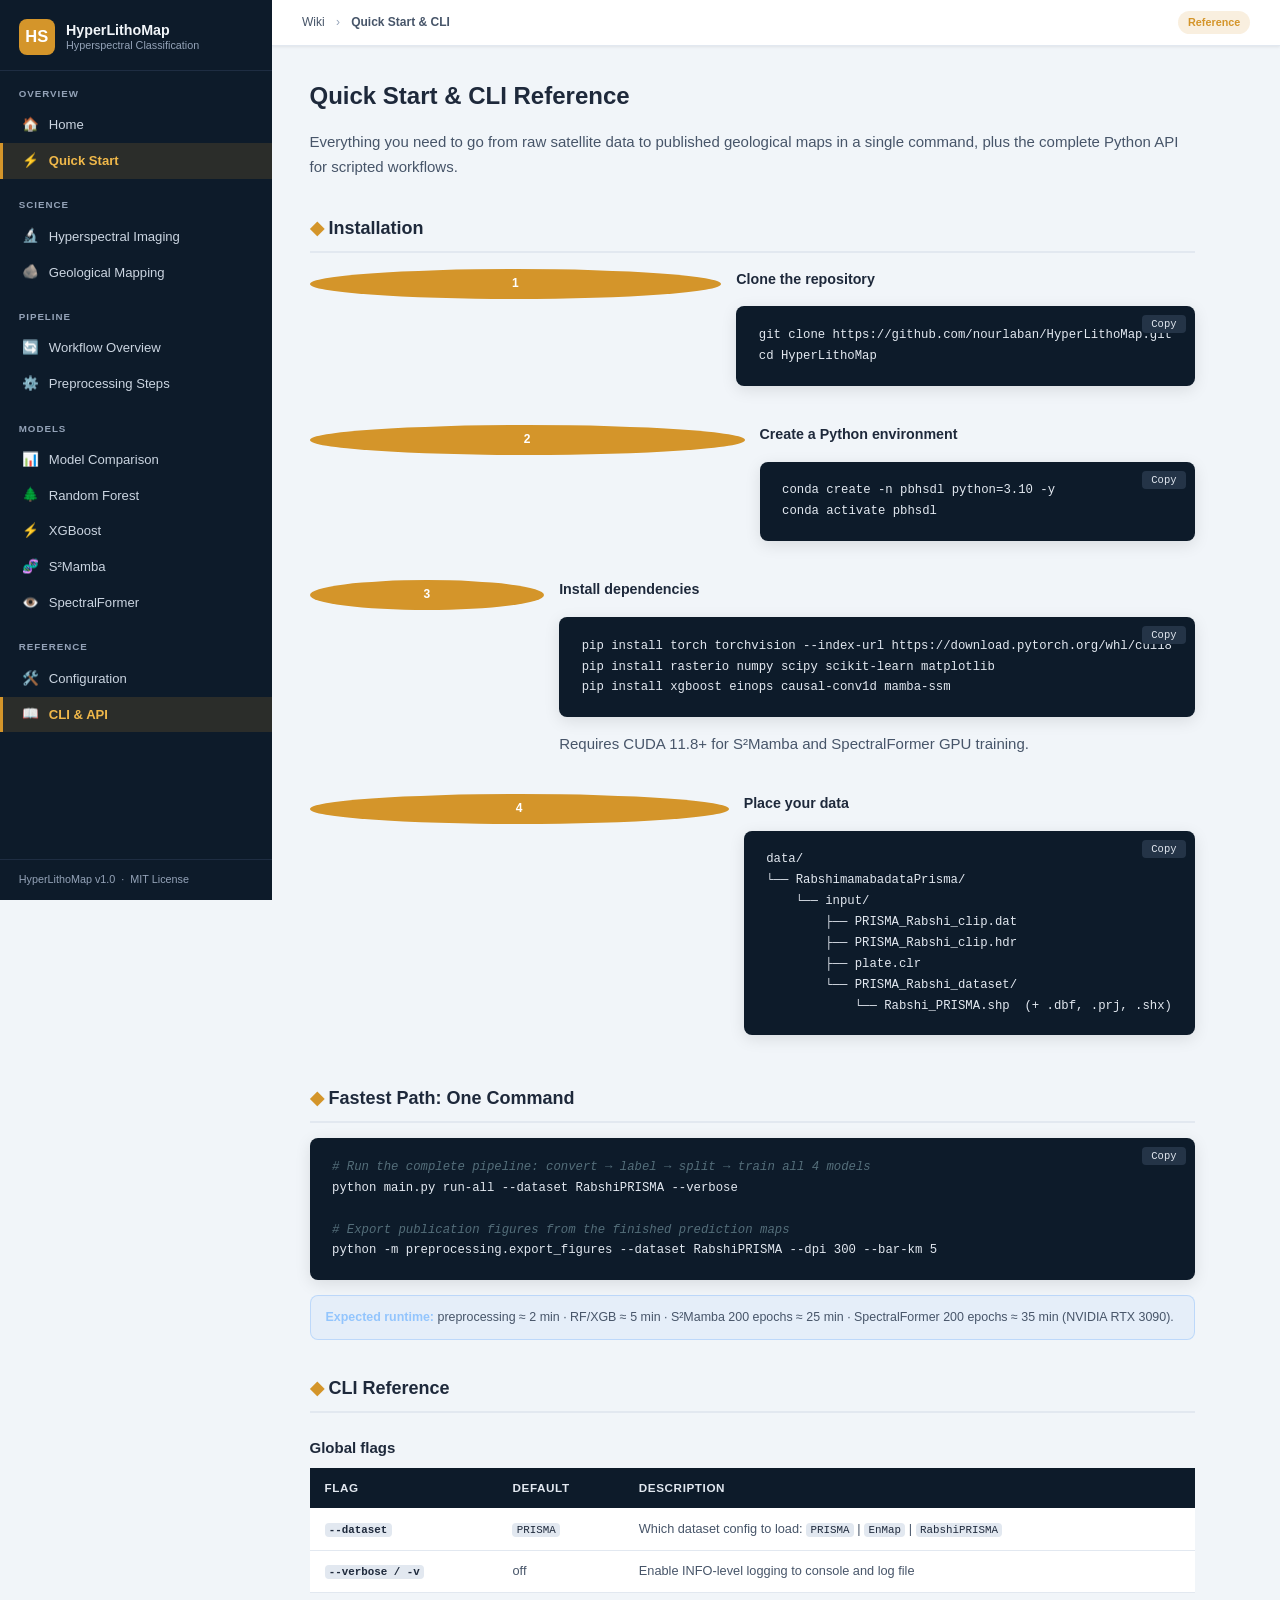
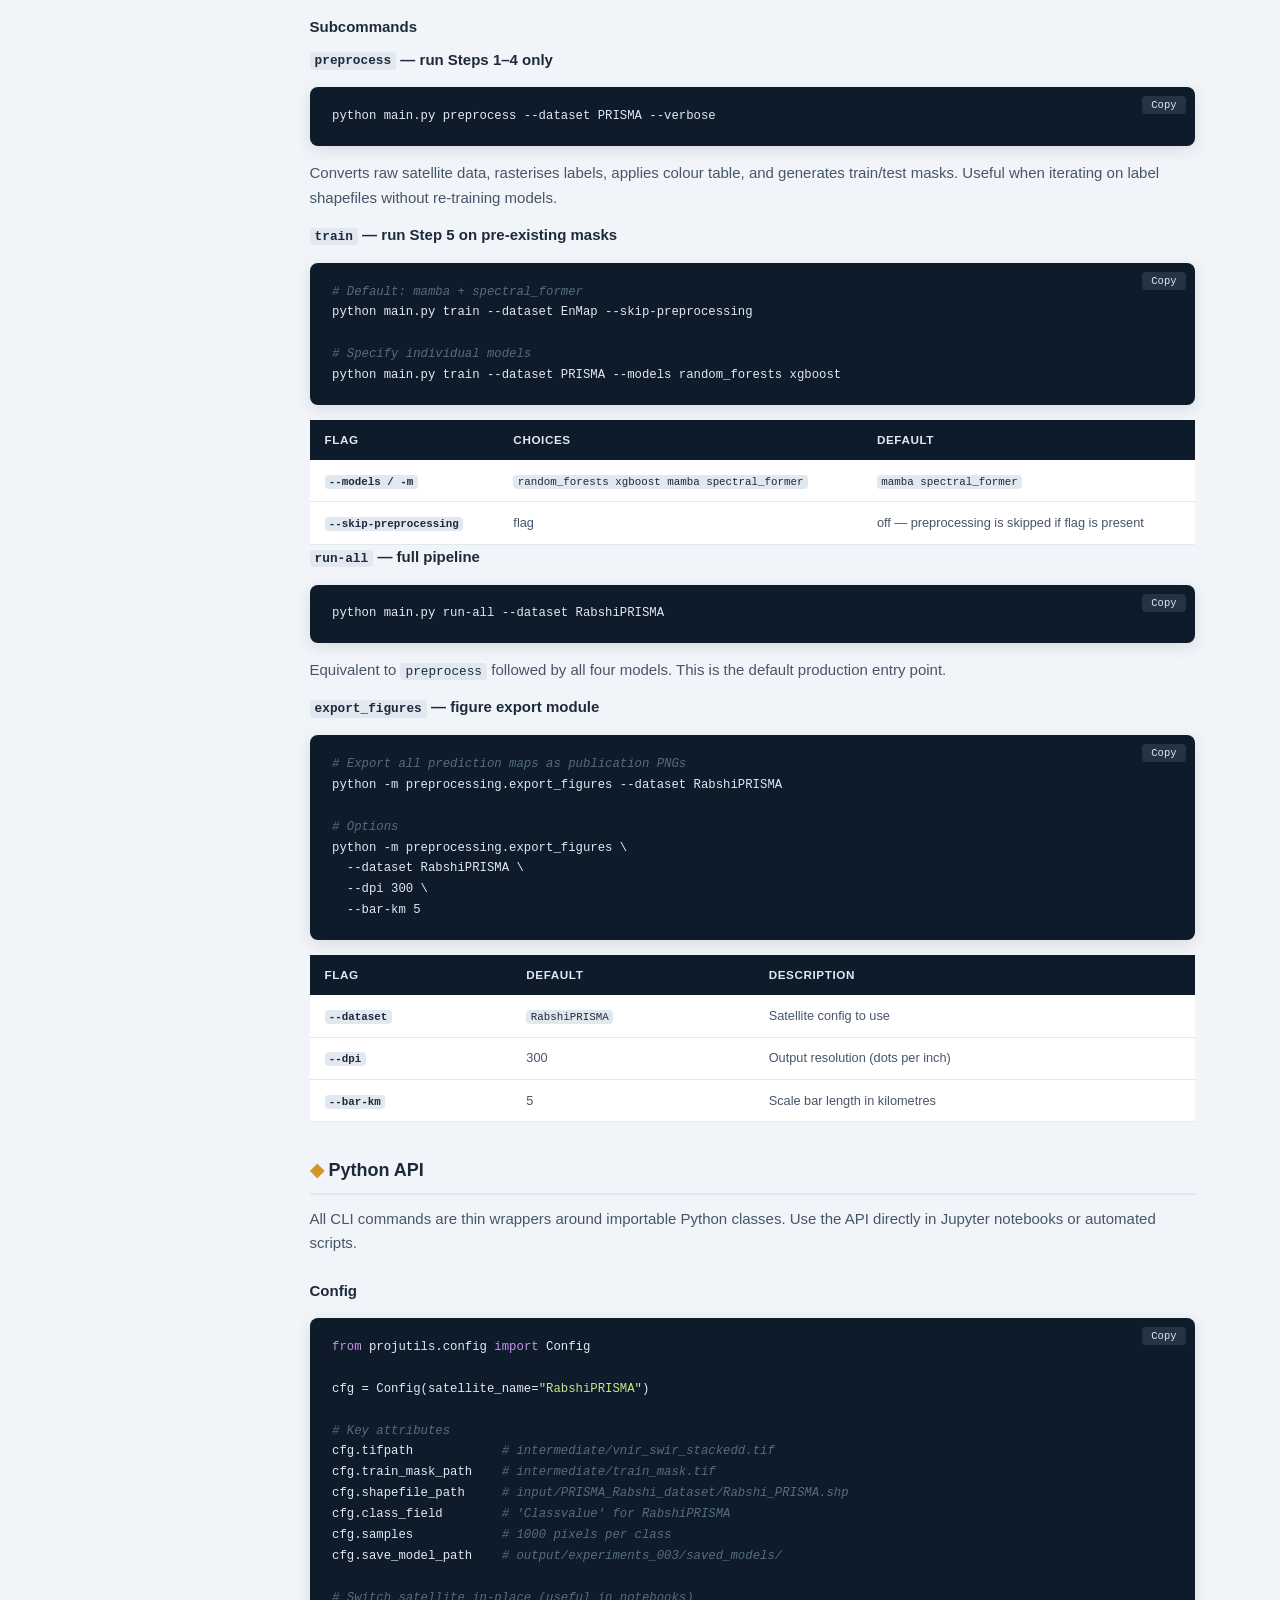
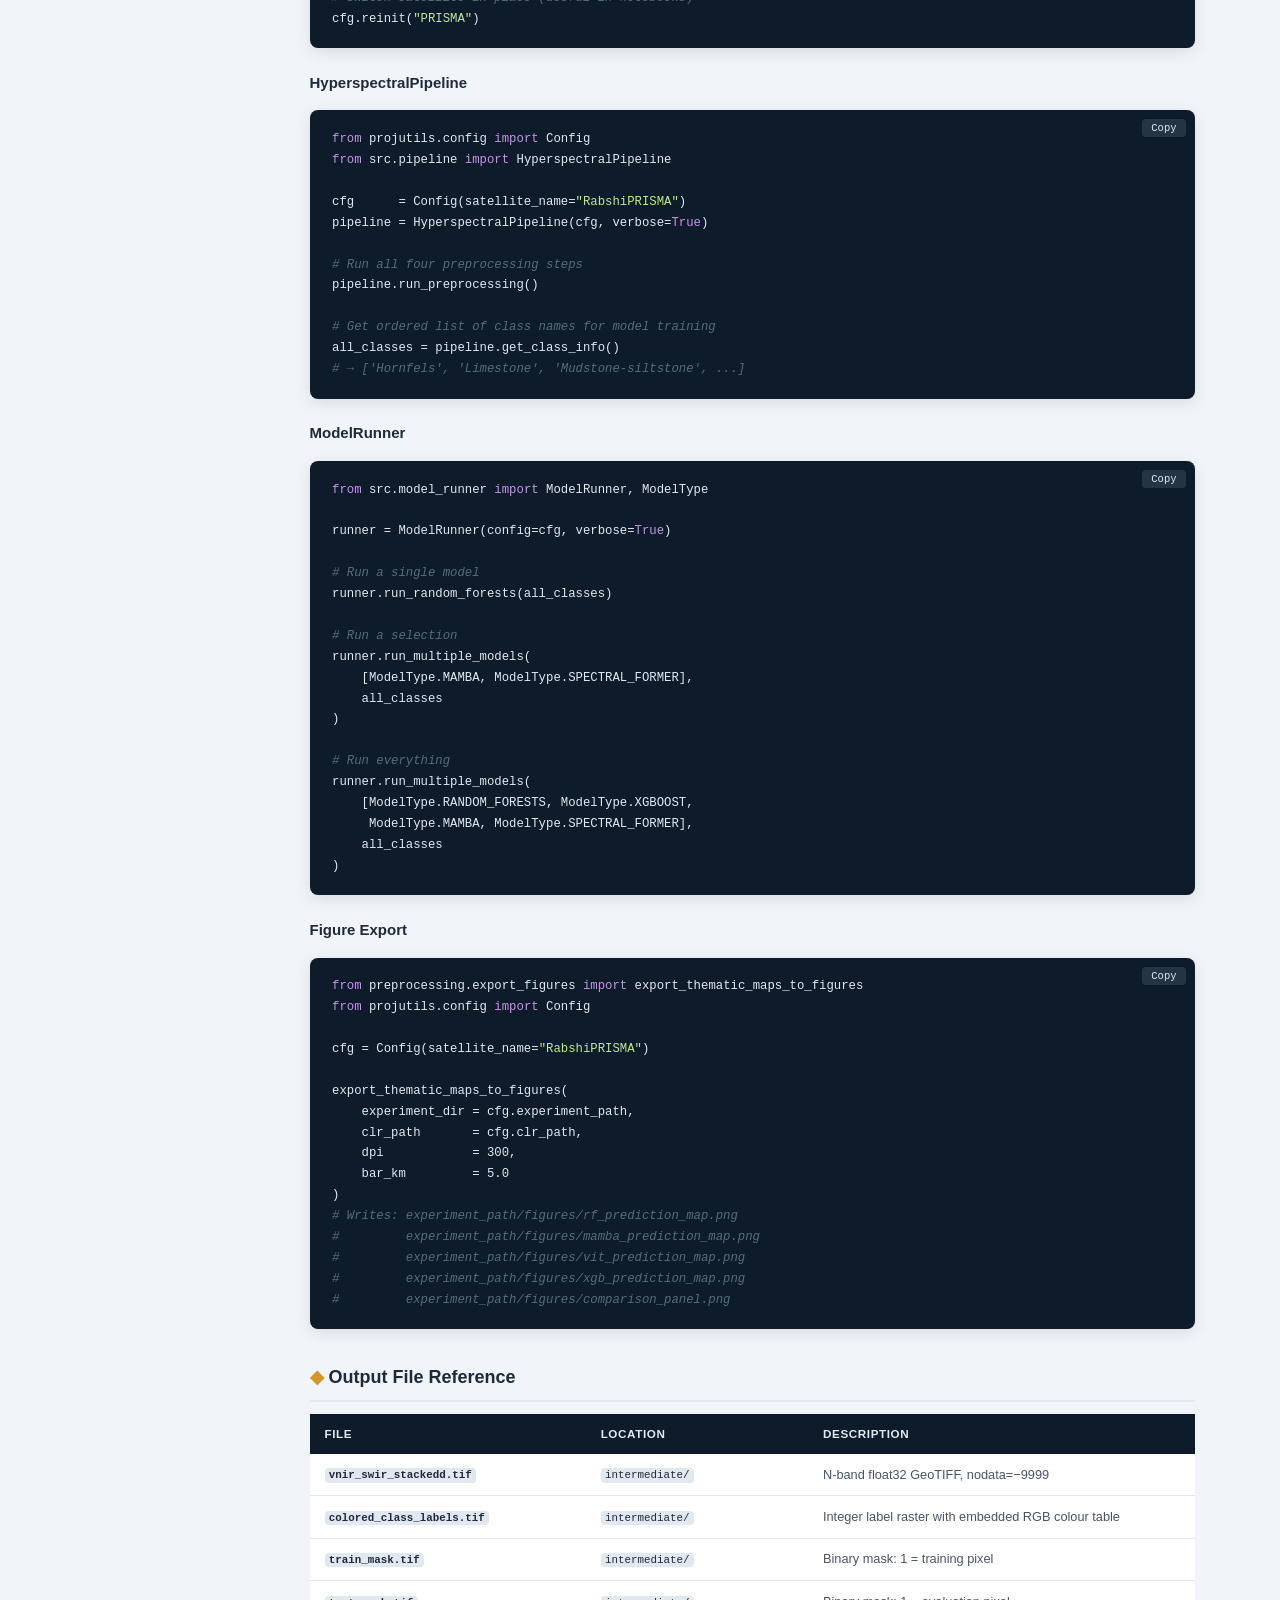
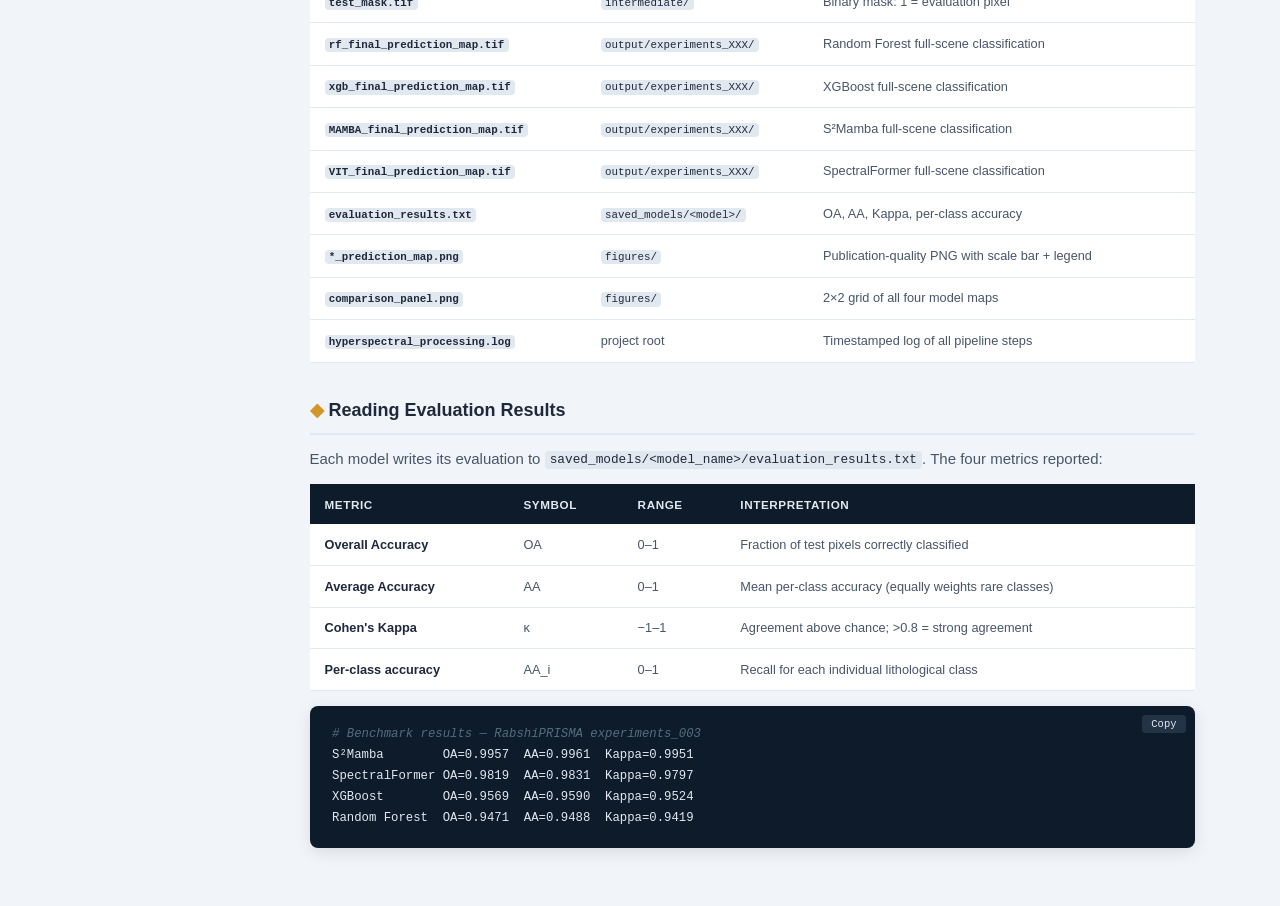
<file: wiki/usage.html>
<!DOCTYPE html>
<html lang="en">
<head>
<meta charset="UTF-8">
<meta name="viewport" content="width=device-width, initial-scale=1.0">
<title>HyperLithoMap Wiki — Quick Start &amp; CLI</title>
<link rel="stylesheet" href="css/wiki.css">
</head>
<body>
<div class="layout">

<!-- ══════════════ SIDEBAR ══════════════ -->
<nav class="sidebar">
  <div class="sidebar-brand">
    <div class="brand-icon">HS</div>
    <div class="brand-text">
      <div class="brand-title">HyperLithoMap</div>
      <div class="brand-sub">Hyperspectral Classification</div>
    </div>
  </div>

  <div class="nav-section">
    <div class="nav-label">Overview</div>
    <a class="nav-link" href="index.html"><span class="nav-icon">🏠</span> Home</a>
    <a class="nav-link active" href="usage.html"><span class="nav-icon">⚡</span> Quick Start</a>
  </div>

  <div class="nav-section">
    <div class="nav-label">Science</div>
    <a class="nav-link" href="science.html"><span class="nav-icon">🔬</span> Hyperspectral Imaging</a>
    <a class="nav-link" href="science.html#geology"><span class="nav-icon">🪨</span> Geological Mapping</a>
  </div>

  <div class="nav-section">
    <div class="nav-label">Pipeline</div>
    <a class="nav-link" href="pipeline.html"><span class="nav-icon">🔄</span> Workflow Overview</a>
    <a class="nav-link" href="pipeline.html#preprocessing"><span class="nav-icon">⚙️</span> Preprocessing Steps</a>
  </div>

  <div class="nav-section">
    <div class="nav-label">Models</div>
    <a class="nav-link" href="models.html"><span class="nav-icon">📊</span> Model Comparison</a>
    <a class="nav-link" href="models.html#rf"><span class="nav-icon">🌲</span> Random Forest</a>
    <a class="nav-link" href="models.html#xgb"><span class="nav-icon">⚡</span> XGBoost</a>
    <a class="nav-link" href="models.html#mamba"><span class="nav-icon">🧬</span> S²Mamba</a>
    <a class="nav-link" href="models.html#vit"><span class="nav-icon">👁️</span> SpectralFormer</a>
  </div>

  <div class="nav-section">
    <div class="nav-label">Reference</div>
    <a class="nav-link" href="configuration.html"><span class="nav-icon">🛠️</span> Configuration</a>
    <a class="nav-link active" href="usage.html"><span class="nav-icon">📖</span> CLI &amp; API</a>
  </div>

  <div class="sidebar-footer">HyperLithoMap v1.0 &nbsp;·&nbsp; MIT License</div>
</nav>

<!-- ══════════════ CONTENT ══════════════ -->
<div class="content">
  <div class="topbar">
    <div class="breadcrumb">
      <button class="menu-toggle">☰</button>
      <a href="index.html">Wiki</a>
      <span class="sep">›</span>
      <strong>Quick Start &amp; CLI</strong>
    </div>
    <span class="topbar-tag">Reference</span>
  </div>

  <div class="page-body">

    <h1>Quick Start &amp; CLI Reference</h1>
    <p>Everything you need to go from raw satellite data to published geological maps
       in a single command, plus the complete Python API for scripted workflows.</p>

    <!-- Installation -->
    <h2><span class="accent">◆</span> Installation</h2>
    <div class="steps-list">
      <div class="step-item">
        <div class="step-circle">1</div>
        <div>
          <strong>Clone the repository</strong>
          <pre>git clone https://github.com/nourlaban/HyperLithoMap.git
cd HyperLithoMap</pre>
        </div>
      </div>
      <div class="step-item">
        <div class="step-circle">2</div>
        <div>
          <strong>Create a Python environment</strong>
          <pre>conda create -n pbhsdl python=3.10 -y
conda activate pbhsdl</pre>
        </div>
      </div>
      <div class="step-item">
        <div class="step-circle">3</div>
        <div>
          <strong>Install dependencies</strong>
          <pre>pip install torch torchvision --index-url https://download.pytorch.org/whl/cu118
pip install rasterio numpy scipy scikit-learn matplotlib
pip install xgboost einops causal-conv1d mamba-ssm</pre>
          <p>Requires CUDA 11.8+ for S²Mamba and SpectralFormer GPU training.</p>
        </div>
      </div>
      <div class="step-item">
        <div class="step-circle">4</div>
        <div>
          <strong>Place your data</strong>
          <pre>data/
└── RabshimamabadataPrisma/
    └── input/
        ├── PRISMA_Rabshi_clip.dat
        ├── PRISMA_Rabshi_clip.hdr
        ├── plate.clr
        └── PRISMA_Rabshi_dataset/
            └── Rabshi_PRISMA.shp  (+ .dbf, .prj, .shx)</pre>
        </div>
      </div>
    </div>

    <!-- Quick start -->
    <h2><span class="accent">◆</span> Fastest Path: One Command</h2>
    <pre><span class="cmt"># Run the complete pipeline: convert → label → split → train all 4 models</span>
python main.py run-all --dataset RabshiPRISMA --verbose

<span class="cmt"># Export publication figures from the finished prediction maps</span>
python -m preprocessing.export_figures --dataset RabshiPRISMA --dpi 300 --bar-km 5</pre>

    <div class="info-box">
      <strong>Expected runtime:</strong> preprocessing ≈ 2 min · RF/XGB ≈ 5 min ·
      S²Mamba 200 epochs ≈ 25 min · SpectralFormer 200 epochs ≈ 35 min (NVIDIA RTX 3090).
    </div>

    <!-- CLI reference -->
    <h2><span class="accent">◆</span> CLI Reference</h2>

    <h3>Global flags</h3>
    <table>
      <thead><tr><th>Flag</th><th>Default</th><th>Description</th></tr></thead>
      <tbody>
        <tr><td><code>--dataset</code></td><td><code>PRISMA</code></td>
            <td>Which dataset config to load: <code>PRISMA</code> | <code>EnMap</code> | <code>RabshiPRISMA</code></td></tr>
        <tr><td><code>--verbose / -v</code></td><td>off</td><td>Enable INFO-level logging to console and log file</td></tr>
      </tbody>
    </table>

    <h3>Subcommands</h3>

    <h4><code>preprocess</code> — run Steps 1–4 only</h4>
    <pre>python main.py preprocess --dataset PRISMA --verbose</pre>
    <p>Converts raw satellite data, rasterises labels, applies colour table, and
       generates train/test masks. Useful when iterating on label shapefiles without
       re-training models.</p>

    <h4><code>train</code> — run Step 5 on pre-existing masks</h4>
    <pre><span class="cmt"># Default: mamba + spectral_former</span>
python main.py train --dataset EnMap --skip-preprocessing

<span class="cmt"># Specify individual models</span>
python main.py train --dataset PRISMA --models random_forests xgboost</pre>

    <table>
      <thead><tr><th>Flag</th><th>Choices</th><th>Default</th></tr></thead>
      <tbody>
        <tr><td><code>--models / -m</code></td>
            <td><code>random_forests xgboost mamba spectral_former</code></td>
            <td><code>mamba spectral_former</code></td></tr>
        <tr><td><code>--skip-preprocessing</code></td><td>flag</td>
            <td>off — preprocessing is skipped if flag is present</td></tr>
      </tbody>
    </table>

    <h4><code>run-all</code> — full pipeline</h4>
    <pre>python main.py run-all --dataset RabshiPRISMA</pre>
    <p>Equivalent to <code>preprocess</code> followed by all four models. This is the
       default production entry point.</p>

    <h4><code>export_figures</code> — figure export module</h4>
    <pre><span class="cmt"># Export all prediction maps as publication PNGs</span>
python -m preprocessing.export_figures --dataset RabshiPRISMA

<span class="cmt"># Options</span>
python -m preprocessing.export_figures \
  --dataset RabshiPRISMA \
  --dpi 300 \
  --bar-km 5</pre>

    <table>
      <thead><tr><th>Flag</th><th>Default</th><th>Description</th></tr></thead>
      <tbody>
        <tr><td><code>--dataset</code></td><td><code>RabshiPRISMA</code></td><td>Satellite config to use</td></tr>
        <tr><td><code>--dpi</code></td><td>300</td><td>Output resolution (dots per inch)</td></tr>
        <tr><td><code>--bar-km</code></td><td>5</td><td>Scale bar length in kilometres</td></tr>
      </tbody>
    </table>

    <!-- Python API -->
    <h2><span class="accent">◆</span> Python API</h2>
    <p>All CLI commands are thin wrappers around importable Python classes.
       Use the API directly in Jupyter notebooks or automated scripts.</p>

    <h3>Config</h3>
    <pre><span class="kw">from</span> projutils.config <span class="kw">import</span> Config

cfg = Config(satellite_name=<span class="str">"RabshiPRISMA"</span>)

<span class="cmt"># Key attributes</span>
cfg.tifpath            <span class="cmt"># intermediate/vnir_swir_stackedd.tif</span>
cfg.train_mask_path    <span class="cmt"># intermediate/train_mask.tif</span>
cfg.shapefile_path     <span class="cmt"># input/PRISMA_Rabshi_dataset/Rabshi_PRISMA.shp</span>
cfg.class_field        <span class="cmt"># 'Classvalue' for RabshiPRISMA</span>
cfg.samples            <span class="cmt"># 1000 pixels per class</span>
cfg.save_model_path    <span class="cmt"># output/experiments_003/saved_models/</span>

<span class="cmt"># Switch satellite in-place (useful in notebooks)</span>
cfg.reinit(<span class="str">"PRISMA"</span>)</pre>

    <h3>HyperspectralPipeline</h3>
    <pre><span class="kw">from</span> projutils.config <span class="kw">import</span> Config
<span class="kw">from</span> src.pipeline <span class="kw">import</span> HyperspectralPipeline

cfg      = Config(satellite_name=<span class="str">"RabshiPRISMA"</span>)
pipeline = HyperspectralPipeline(cfg, verbose=<span class="kw">True</span>)

<span class="cmt"># Run all four preprocessing steps</span>
pipeline.run_preprocessing()

<span class="cmt"># Get ordered list of class names for model training</span>
all_classes = pipeline.get_class_info()
<span class="cmt"># → ['Hornfels', 'Limestone', 'Mudstone-siltstone', ...]</span></pre>

    <h3>ModelRunner</h3>
    <pre><span class="kw">from</span> src.model_runner <span class="kw">import</span> ModelRunner, ModelType

runner = ModelRunner(config=cfg, verbose=<span class="kw">True</span>)

<span class="cmt"># Run a single model</span>
runner.run_random_forests(all_classes)

<span class="cmt"># Run a selection</span>
runner.run_multiple_models(
    [ModelType.MAMBA, ModelType.SPECTRAL_FORMER],
    all_classes
)

<span class="cmt"># Run everything</span>
runner.run_multiple_models(
    [ModelType.RANDOM_FORESTS, ModelType.XGBOOST,
     ModelType.MAMBA, ModelType.SPECTRAL_FORMER],
    all_classes
)</pre>

    <h3>Figure Export</h3>
    <pre><span class="kw">from</span> preprocessing.export_figures <span class="kw">import</span> export_thematic_maps_to_figures
<span class="kw">from</span> projutils.config <span class="kw">import</span> Config

cfg = Config(satellite_name=<span class="str">"RabshiPRISMA"</span>)

export_thematic_maps_to_figures(
    experiment_dir = cfg.experiment_path,
    clr_path       = cfg.clr_path,
    dpi            = 300,
    bar_km         = 5.0
)
<span class="cmt"># Writes: experiment_path/figures/rf_prediction_map.png</span>
<span class="cmt">#         experiment_path/figures/mamba_prediction_map.png</span>
<span class="cmt">#         experiment_path/figures/vit_prediction_map.png</span>
<span class="cmt">#         experiment_path/figures/xgb_prediction_map.png</span>
<span class="cmt">#         experiment_path/figures/comparison_panel.png</span></pre>

    <!-- Output files -->
    <h2><span class="accent">◆</span> Output File Reference</h2>
    <table>
      <thead><tr><th>File</th><th>Location</th><th>Description</th></tr></thead>
      <tbody>
        <tr>
          <td><code>vnir_swir_stackedd.tif</code></td>
          <td><code>intermediate/</code></td>
          <td>N-band float32 GeoTIFF, nodata=−9999</td>
        </tr>
        <tr>
          <td><code>colored_class_labels.tif</code></td>
          <td><code>intermediate/</code></td>
          <td>Integer label raster with embedded RGB colour table</td>
        </tr>
        <tr>
          <td><code>train_mask.tif</code></td>
          <td><code>intermediate/</code></td>
          <td>Binary mask: 1 = training pixel</td>
        </tr>
        <tr>
          <td><code>test_mask.tif</code></td>
          <td><code>intermediate/</code></td>
          <td>Binary mask: 1 = evaluation pixel</td>
        </tr>
        <tr>
          <td><code>rf_final_prediction_map.tif</code></td>
          <td><code>output/experiments_XXX/</code></td>
          <td>Random Forest full-scene classification</td>
        </tr>
        <tr>
          <td><code>xgb_final_prediction_map.tif</code></td>
          <td><code>output/experiments_XXX/</code></td>
          <td>XGBoost full-scene classification</td>
        </tr>
        <tr>
          <td><code>MAMBA_final_prediction_map.tif</code></td>
          <td><code>output/experiments_XXX/</code></td>
          <td>S²Mamba full-scene classification</td>
        </tr>
        <tr>
          <td><code>VIT_final_prediction_map.tif</code></td>
          <td><code>output/experiments_XXX/</code></td>
          <td>SpectralFormer full-scene classification</td>
        </tr>
        <tr>
          <td><code>evaluation_results.txt</code></td>
          <td><code>saved_models/&lt;model&gt;/</code></td>
          <td>OA, AA, Kappa, per-class accuracy</td>
        </tr>
        <tr>
          <td><code>*_prediction_map.png</code></td>
          <td><code>figures/</code></td>
          <td>Publication-quality PNG with scale bar + legend</td>
        </tr>
        <tr>
          <td><code>comparison_panel.png</code></td>
          <td><code>figures/</code></td>
          <td>2×2 grid of all four model maps</td>
        </tr>
        <tr>
          <td><code>hyperspectral_processing.log</code></td>
          <td>project root</td>
          <td>Timestamped log of all pipeline steps</td>
        </tr>
      </tbody>
    </table>

    <!-- Evaluation metrics -->
    <h2><span class="accent">◆</span> Reading Evaluation Results</h2>
    <p>Each model writes its evaluation to
       <code>saved_models/&lt;model_name&gt;/evaluation_results.txt</code>.
       The four metrics reported:</p>

    <table>
      <thead><tr><th>Metric</th><th>Symbol</th><th>Range</th><th>Interpretation</th></tr></thead>
      <tbody>
        <tr>
          <td>Overall Accuracy</td><td>OA</td><td>0–1</td>
          <td>Fraction of test pixels correctly classified</td>
        </tr>
        <tr>
          <td>Average Accuracy</td><td>AA</td><td>0–1</td>
          <td>Mean per-class accuracy (equally weights rare classes)</td>
        </tr>
        <tr>
          <td>Cohen's Kappa</td><td>κ</td><td>−1–1</td>
          <td>Agreement above chance; &gt;0.8 = strong agreement</td>
        </tr>
        <tr>
          <td>Per-class accuracy</td><td>AA_i</td><td>0–1</td>
          <td>Recall for each individual lithological class</td>
        </tr>
      </tbody>
    </table>

    <pre><span class="cmt"># Benchmark results — RabshiPRISMA experiments_003</span>
S²Mamba        OA=0.9957  AA=0.9961  Kappa=0.9951
SpectralFormer OA=0.9819  AA=0.9831  Kappa=0.9797
XGBoost        OA=0.9569  AA=0.9590  Kappa=0.9524
Random Forest  OA=0.9471  AA=0.9488  Kappa=0.9419</pre>

  </div><!-- /page-body -->
</div><!-- /content -->
</div><!-- /layout -->
<script src="js/wiki.js"></script>
</body>
</html>
</file>
<file: wiki/css/wiki.css>
/* ═══════════════════════════════════════════════════════════════════════
   HyperLithoMap Wiki  —  Stylesheet
   ═══════════════════════════════════════════════════════════════════════ */

/* ── Tokens ─────────────────────────────────────────────────────────── */
:root {
  --c-bg:          #f1f5f9;
  --c-sidebar:     #0d1b2a;
  --c-sidebar-2:   #162032;
  --c-sidebar-3:   #1e2d42;
  --c-accent:      #d4952a;
  --c-accent-lt:   #f0b84a;
  --c-accent-dim:  rgba(212,149,42,.15);
  --c-surface:     #ffffff;
  --c-border:      #e2e8f0;
  --c-text:        #1e293b;
  --c-text-2:      #475569;
  --c-text-3:      #94a3b8;
  --c-code-bg:     #0d1b2a;
  --c-code-txt:    #e2e8f0;
  --c-green:       #10b981;
  --c-blue:        #3b82f6;
  --c-red:         #ef4444;
  --c-purple:      #8b5cf6;

  --sidebar-w:     272px;
  --radius:        8px;
  --shadow-sm:     0 1px 3px rgba(0,0,0,.08);
  --shadow-md:     0 4px 16px rgba(0,0,0,.10);
  --font:          -apple-system, BlinkMacSystemFont, 'Segoe UI', Roboto, sans-serif;
  --mono:          'Fira Code', 'Cascadia Code', Consolas, monospace;
}

/* ── Reset ──────────────────────────────────────────────────────────── */
*, *::before, *::after { box-sizing: border-box; margin: 0; padding: 0; }
html { font-size: 15px; scroll-behavior: smooth; }
body { font-family: var(--font); background: var(--c-bg); color: var(--c-text);
       line-height: 1.65; }
a { color: var(--c-accent); text-decoration: none; }
a:hover { color: var(--c-accent-lt); text-decoration: underline; }
img, svg { max-width: 100%; }
ul, ol { padding-left: 1.5rem; }

/* ── Layout ─────────────────────────────────────────────────────────── */
.layout { display: flex; min-height: 100vh; }

/* ── Sidebar ────────────────────────────────────────────────────────── */
.sidebar {
  width: var(--sidebar-w);
  background: var(--c-sidebar);
  display: flex;
  flex-direction: column;
  position: fixed;
  top: 0; left: 0; bottom: 0;
  overflow-y: auto;
  z-index: 100;
  transition: transform .25s ease;
}
.sidebar::-webkit-scrollbar { width: 4px; }
.sidebar::-webkit-scrollbar-track { background: transparent; }
.sidebar::-webkit-scrollbar-thumb { background: var(--c-sidebar-3); border-radius: 2px; }

.sidebar-brand {
  display: flex; align-items: center; gap: .75rem;
  padding: 1.25rem 1.25rem 1rem;
  border-bottom: 1px solid var(--c-sidebar-3);
}
.sidebar-brand .brand-icon {
  width: 36px; height: 36px; border-radius: 8px;
  background: var(--c-accent);
  display: flex; align-items: center; justify-content: center;
  font-size: 1.1rem; color: #fff; font-weight: 700; flex-shrink: 0;
}
.sidebar-brand .brand-text { line-height: 1.2; }
.sidebar-brand .brand-title { color: #f1f5f9; font-size: .95rem; font-weight: 700; }
.sidebar-brand .brand-sub   { color: var(--c-text-3); font-size: .72rem; }

.nav-section { padding: .75rem 0 .25rem; }
.nav-label {
  padding: .25rem 1.25rem .35rem;
  font-size: .65rem; font-weight: 700; letter-spacing: .1em;
  text-transform: uppercase; color: var(--c-text-3);
}
.nav-link {
  display: flex; align-items: center; gap: .6rem;
  padding: .45rem 1.25rem;
  color: #cbd5e1; font-size: .875rem;
  transition: background .15s, color .15s;
  border-left: 3px solid transparent;
}
.nav-link:hover { background: var(--c-sidebar-3); color: #f1f5f9; text-decoration: none; }
.nav-link.active {
  background: var(--c-accent-dim);
  color: var(--c-accent-lt);
  border-left-color: var(--c-accent);
  font-weight: 600;
}
.nav-link .nav-icon { font-size: .9rem; width: 18px; text-align: center; flex-shrink: 0; }

.sidebar-footer {
  margin-top: auto;
  padding: .75rem 1.25rem;
  border-top: 1px solid var(--c-sidebar-3);
  font-size: .72rem; color: var(--c-text-3);
}

/* ── Content area ───────────────────────────────────────────────────── */
.content {
  margin-left: var(--sidebar-w);
  flex: 1;
  min-width: 0;
  display: flex;
  flex-direction: column;
}

/* ── Topbar ─────────────────────────────────────────────────────────── */
.topbar {
  background: var(--c-surface);
  border-bottom: 1px solid var(--c-border);
  padding: .7rem 2rem;
  display: flex; align-items: center; justify-content: space-between;
  position: sticky; top: 0; z-index: 50;
  box-shadow: var(--shadow-sm);
}
.breadcrumb { display: flex; align-items: center; gap: .5rem;
              font-size: .8rem; color: var(--c-text-2); }
.breadcrumb span { color: var(--c-text-3); }
.topbar-tag {
  background: var(--c-accent-dim);
  color: var(--c-accent);
  padding: .2rem .65rem;
  border-radius: 20px;
  font-size: .72rem; font-weight: 600;
}

/* ── Page body ──────────────────────────────────────────────────────── */
.page-body { padding: 2rem 2.5rem 4rem; max-width: 960px; }

/* ── Hero ───────────────────────────────────────────────────────────── */
.hero {
  background: linear-gradient(135deg, var(--c-sidebar) 0%, #1a3a5c 100%);
  color: #f1f5f9;
  padding: 3rem 2.5rem;
  border-radius: var(--radius);
  margin-bottom: 2rem;
  position: relative;
  overflow: hidden;
}
.hero::before {
  content: '';
  position: absolute; top: -40px; right: -40px;
  width: 260px; height: 260px;
  border-radius: 50%;
  background: rgba(212,149,42,.12);
}
.hero-badge {
  display: inline-block;
  background: var(--c-accent-dim);
  color: var(--c-accent-lt);
  border: 1px solid var(--c-accent);
  padding: .2rem .75rem; border-radius: 20px;
  font-size: .72rem; font-weight: 600; letter-spacing: .05em;
  margin-bottom: .75rem;
}
.hero h1 { font-size: 2rem; font-weight: 800; margin-bottom: .5rem; line-height: 1.2; }
.hero p  { color: #94a3b8; max-width: 580px; font-size: 1rem; line-height: 1.6; }
.hero-meta { display: flex; gap: 1.5rem; margin-top: 1.25rem; }
.hero-stat { display: flex; flex-direction: column; }
.hero-stat .val { font-size: 1.4rem; font-weight: 700; color: var(--c-accent-lt); }
.hero-stat .lbl { font-size: .7rem; color: #94a3b8; text-transform: uppercase; letter-spacing: .08em; }

/* ── Cards grid ─────────────────────────────────────────────────────── */
.card-grid { display: grid; grid-template-columns: repeat(auto-fill, minmax(220px,1fr)); gap: 1rem; margin-bottom: 2rem; }
.card {
  background: var(--c-surface);
  border: 1px solid var(--c-border);
  border-radius: var(--radius);
  padding: 1.25rem;
  box-shadow: var(--shadow-sm);
  transition: box-shadow .2s, transform .2s;
}
.card:hover { box-shadow: var(--shadow-md); transform: translateY(-2px); }
.card a:hover { text-decoration: none; }
.card-icon { font-size: 1.5rem; margin-bottom: .5rem; }
.card h3   { font-size: .9rem; font-weight: 700; color: var(--c-text); margin-bottom: .25rem; }
.card p    { font-size: .8rem; color: var(--c-text-2); line-height: 1.5; }
.card-link { color: var(--c-accent); font-size: .8rem; font-weight: 600; margin-top: .5rem; display: block; }

/* ── Section headings ───────────────────────────────────────────────── */
.page-body h1 { font-size: 1.6rem; font-weight: 800; margin-bottom: 1rem; }
.page-body h2 {
  font-size: 1.2rem; font-weight: 700;
  color: var(--c-text);
  margin: 2.25rem 0 .75rem;
  padding-bottom: .5rem;
  border-bottom: 2px solid var(--c-border);
}
.page-body h2 .accent { color: var(--c-accent); }
.page-body h3 { font-size: 1rem; font-weight: 700; margin: 1.5rem 0 .5rem; }
.page-body p  { margin-bottom: .85rem; color: var(--c-text-2); }
.page-body li { margin-bottom: .3rem; color: var(--c-text-2); }

/* ── Info / note boxes ──────────────────────────────────────────────── */
.box {
  border-radius: var(--radius);
  padding: 1rem 1.25rem;
  margin: 1.25rem 0;
  font-size: .875rem;
  border-left: 4px solid;
}
.box-info    { background: #eff6ff; border-color: var(--c-blue); color: #1e40af; }
.box-warn    { background: #fffbeb; border-color: var(--c-accent); color: #92400e; }
.box-success { background: #f0fdf4; border-color: var(--c-green); color: #065f46; }
.box-code    { background: #f8fafc; border-color: var(--c-border); color: var(--c-text-2); }
.box strong  { font-weight: 700; }

/* ── Tables ─────────────────────────────────────────────────────────── */
.table-wrap { overflow-x: auto; margin: 1.25rem 0; border-radius: var(--radius); box-shadow: var(--shadow-sm); }
table { width: 100%; border-collapse: collapse; background: var(--c-surface); font-size: .85rem; }
thead th {
  background: var(--c-sidebar);
  color: #e2e8f0;
  padding: .7rem 1rem;
  text-align: left;
  font-weight: 600; font-size: .78rem;
  letter-spacing: .05em; text-transform: uppercase;
}
tbody tr { border-bottom: 1px solid var(--c-border); transition: background .15s; }
tbody tr:hover { background: var(--c-bg); }
tbody td { padding: .65rem 1rem; color: var(--c-text-2); vertical-align: top; }
tbody td:first-child { color: var(--c-text); font-weight: 600; }

/* ── Code blocks ────────────────────────────────────────────────────── */
pre {
  background: var(--c-code-bg);
  color: var(--c-code-txt);
  padding: 1.25rem 1.5rem;
  border-radius: var(--radius);
  overflow-x: auto;
  margin: 1rem 0;
  font-family: var(--mono);
  font-size: .82rem;
  line-height: 1.7;
  box-shadow: var(--shadow-md);
  position: relative;
}
code { font-family: var(--mono); font-size: .85em; }
:not(pre) > code {
  background: #e2e8f0; color: #1e293b;
  padding: .1em .4em; border-radius: 4px;
}
/* Syntax colours */
.kw  { color: #c792ea; }
.str { color: #c3e88d; }
.cmt { color: #546e7a; font-style: italic; }
.num { color: #f78c6c; }
.fn  { color: #82aaff; }
.cls { color: #ffcb6b; }
.pth { color: #89ddff; }

/* ── File-path chips ────────────────────────────────────────────────── */
.file-chip {
  display: inline-flex; align-items: center; gap: .35rem;
  background: var(--c-code-bg); color: #89ddff;
  padding: .2rem .75rem; border-radius: 20px;
  font-family: var(--mono); font-size: .75rem;
  border: 1px solid #243447;
  margin: .15rem .1rem;
}

/* ── Diagrams ───────────────────────────────────────────────────────── */
.diagram-wrap {
  background: var(--c-surface);
  border: 1px solid var(--c-border);
  border-radius: var(--radius);
  padding: 1.5rem;
  margin: 1.5rem 0;
  display: flex;
  justify-content: center;
  overflow-x: auto;
  box-shadow: var(--shadow-sm);
}
.diagram-caption {
  text-align: center;
  font-size: .78rem;
  color: var(--c-text-3);
  margin-top: -.5rem; margin-bottom: 1.5rem;
}

/* ── Model spec card ────────────────────────────────────────────────── */
.spec-grid { display: grid; grid-template-columns: 1fr 1fr; gap: 1rem; margin: 1rem 0; }
.spec-item { background: var(--c-bg); border-radius: 6px; padding: .75rem 1rem; }
.spec-item .spec-k { font-size: .7rem; text-transform: uppercase; letter-spacing: .08em; color: var(--c-text-3); font-weight: 700; }
.spec-item .spec-v { font-size: .95rem; font-weight: 700; color: var(--c-text); margin-top: .15rem; }

/* ── Badges ─────────────────────────────────────────────────────────── */
.badge {
  display: inline-block;
  padding: .2rem .6rem;
  border-radius: 20px;
  font-size: .7rem; font-weight: 700;
  letter-spacing: .04em;
}
.badge-green  { background: #d1fae5; color: #065f46; }
.badge-blue   { background: #dbeafe; color: #1e40af; }
.badge-amber  { background: #fef3c7; color: #92400e; }
.badge-purple { background: #ede9fe; color: #5b21b6; }
.badge-red    { background: #fee2e2; color: #991b1b; }

/* ── Steps list ─────────────────────────────────────────────────────── */
.steps { list-style: none; padding: 0; counter-reset: step; }
.steps li {
  counter-increment: step;
  display: flex; gap: 1rem;
  margin-bottom: 1.25rem;
  padding-left: .25rem;
}
.steps li::before {
  content: counter(step);
  min-width: 28px; height: 28px;
  background: var(--c-accent);
  color: #fff;
  border-radius: 50%;
  display: flex; align-items: center; justify-content: center;
  font-size: .78rem; font-weight: 800;
  flex-shrink: 0; margin-top: .05rem;
}

/* ── Comparison bar ─────────────────────────────────────────────────── */
.perf-bar { margin: .3rem 0; }
.perf-bar .bar-label { display: flex; justify-content: space-between; font-size: .75rem; color: var(--c-text-2); margin-bottom: .2rem; }
.perf-bar .bar-track { height: 8px; background: var(--c-border); border-radius: 4px; }
.perf-bar .bar-fill  { height: 8px; border-radius: 4px; background: var(--c-accent); transition: width .5s ease; }

/* ── Responsive ─────────────────────────────────────────────────────── */
@media (max-width: 768px) {
  .sidebar { transform: translateX(-100%); }
  .sidebar.open { transform: translateX(0); }
  .content { margin-left: 0; }
  .page-body { padding: 1.25rem 1rem 3rem; }
  .hero h1 { font-size: 1.4rem; }
  .spec-grid { grid-template-columns: 1fr; }
  .hero-meta { flex-wrap: wrap; gap: 1rem; }
}

/* ── Mobile toggle ──────────────────────────────────────────────────── */
.menu-toggle {
  display: none; background: none; border: none;
  font-size: 1.25rem; cursor: pointer; color: var(--c-text);
}
@media (max-width: 768px) { .menu-toggle { display: block; } }

/* ── Info / warn boxes (standalone, dark-theme) ─────────────────────── */
.info-box {
  background: rgba(96, 165, 250, .08);
  border: 1px solid rgba(96, 165, 250, .3);
  border-radius: var(--radius);
  padding: .75rem 1rem;
  font-size: .83rem;
  color: var(--c-text-2);
  margin: 1rem 0;
}
.info-box strong { color: #93c5fd; }
.info-box a, .info-box code { color: #93c5fd; }

.warn-box {
  background: rgba(251, 191, 36, .08);
  border: 1px solid rgba(251, 191, 36, .3);
  border-radius: var(--radius);
  padding: .75rem 1rem;
  font-size: .83rem;
  color: var(--c-text-2);
  margin: 1rem 0;
}
.warn-box strong { color: #fbbf24; }

/* ── Numbered step blocks (pipeline page) ───────────────────────────── */
.step-block {
  display: flex;
  gap: 1.25rem;
  margin-bottom: 2rem;
  padding: 1.25rem;
  background: var(--c-surface);
  border: 1px solid var(--c-border);
  border-left: 3px solid var(--c-accent);
  border-radius: var(--radius);
}
.step-num {
  min-width: 36px; height: 36px;
  background: var(--c-accent);
  color: #fff;
  border-radius: 50%;
  display: flex; align-items: center; justify-content: center;
  font-size: 1rem; font-weight: 800;
  flex-shrink: 0;
}
.step-content { flex: 1; min-width: 0; }
.step-content h3 { margin-top: 0; font-size: 1rem; }
.step-content h4 { font-size: .85rem; color: var(--c-text-2); margin-top: 1rem; }

/* ── Vertical steps list (usage / config pages) ─────────────────────── */
.steps-list { margin: 1rem 0; }
.step-item {
  display: flex;
  gap: 1rem;
  margin-bottom: 1.5rem;
  align-items: flex-start;
}
.step-circle {
  min-width: 30px; height: 30px;
  background: var(--c-accent);
  color: #fff;
  border-radius: 50%;
  display: flex; align-items: center; justify-content: center;
  font-size: .8rem; font-weight: 800;
  flex-shrink: 0;
  margin-top: .1rem;
}
.step-item > div { flex: 1; }
.step-item strong { color: var(--c-text); font-size: .95rem; display: block; margin-bottom: .3rem; }

/* ── Standalone performance bars (models page) ──────────────────────── */
.bar-track { height: 8px; background: var(--c-border); border-radius: 4px; }
.bar-fill  { height: 8px; border-radius: 4px; transition: width .6s ease; width: 0; }

/* ── Breadcrumb separator ───────────────────────────────────────────── */
.breadcrumb .sep { color: var(--c-text-3); margin: 0 .25rem; }
.breadcrumb a { color: var(--c-text-2); text-decoration: none; }
.breadcrumb a:hover { color: var(--c-text); }
</file>
